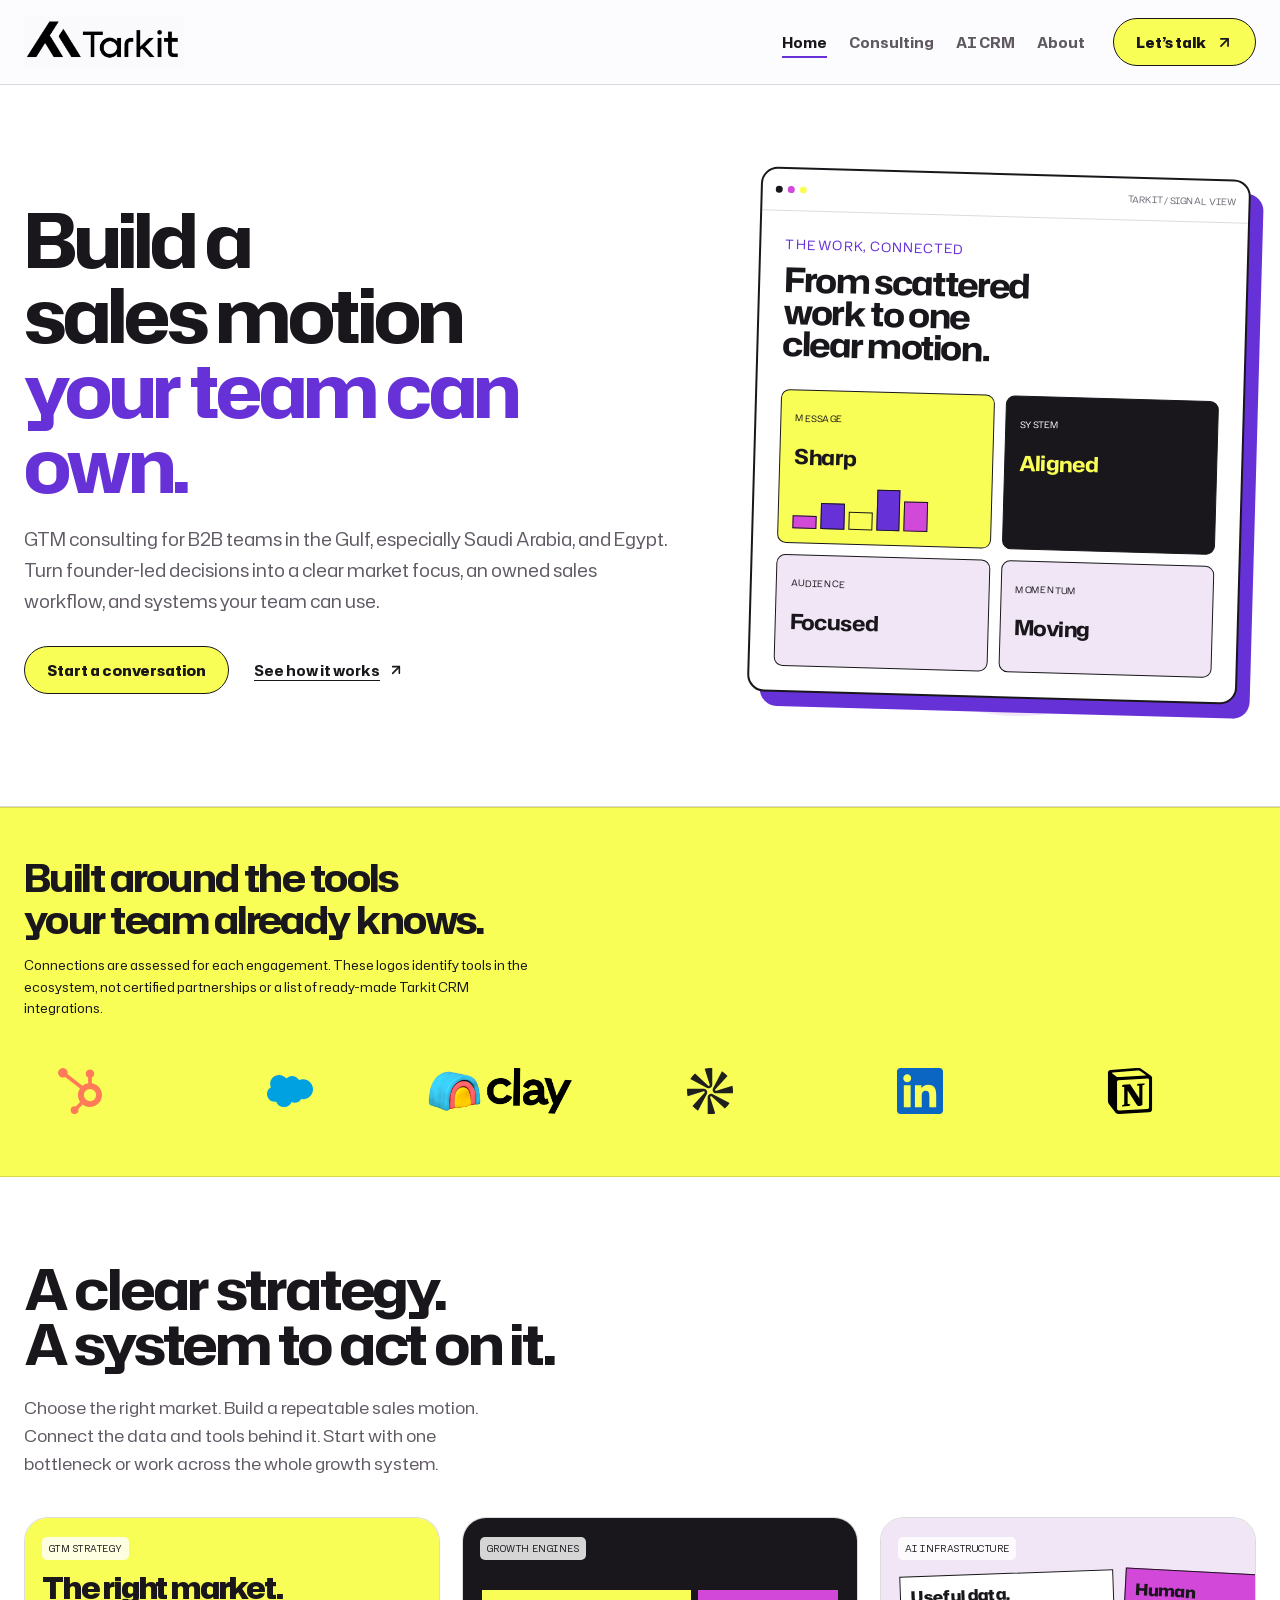
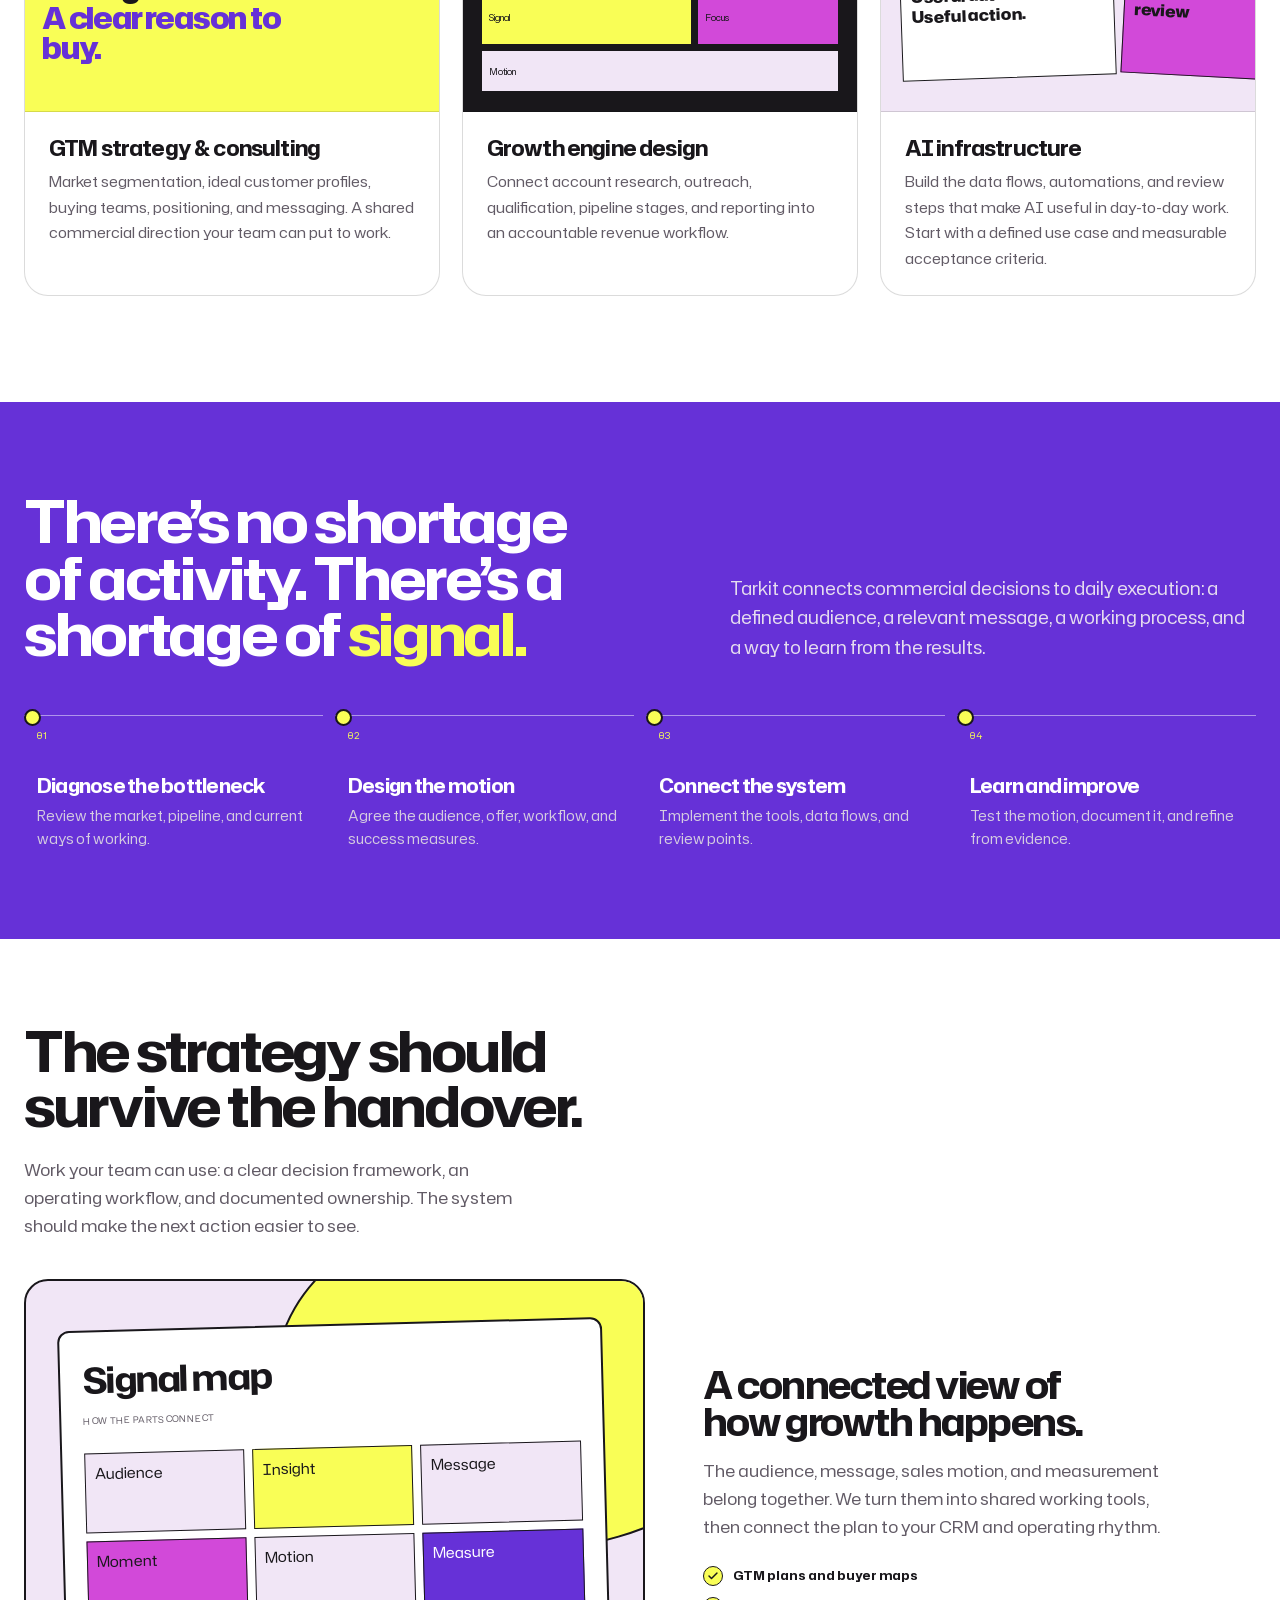
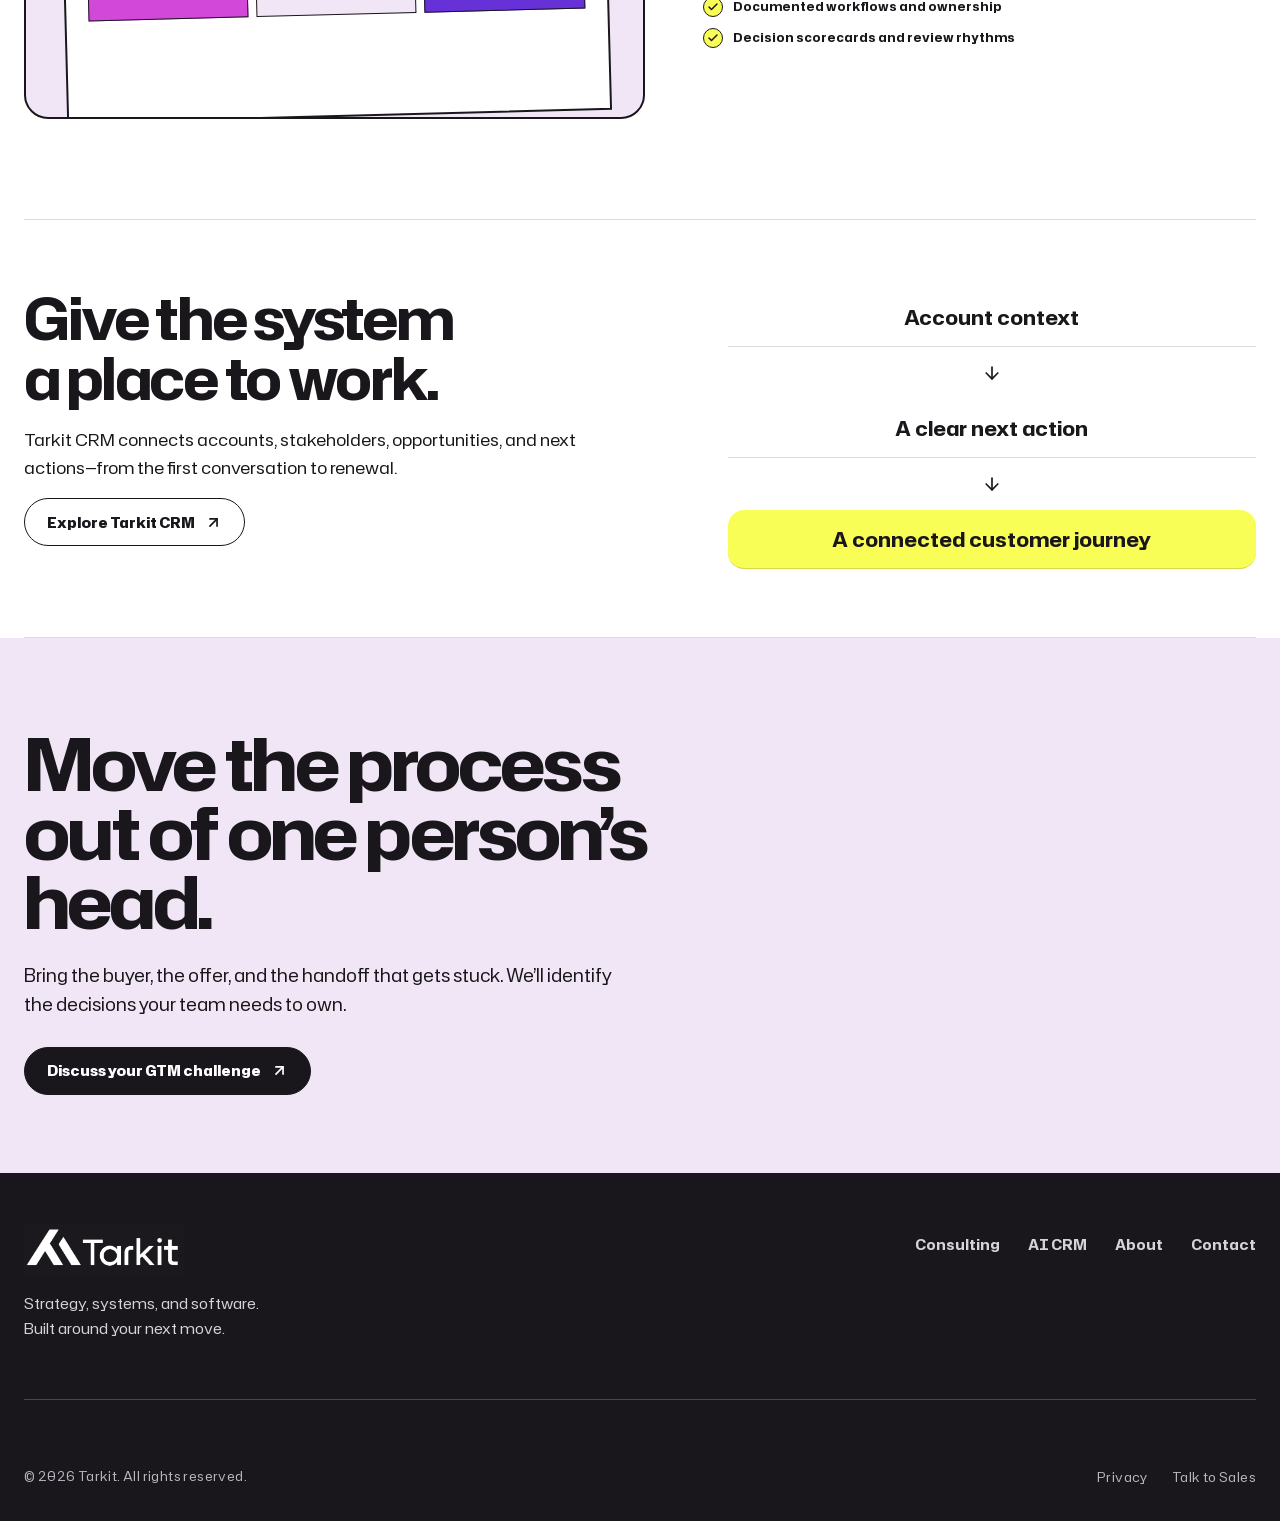
<file: index.html>
<!doctype html><html lang="en"><head><meta charset="utf-8"><meta name="viewport" content="width=device-width, initial-scale=1"><meta http-equiv="Content-Security-Policy" content="default-src 'self'; script-src 'self' 'sha256-2PB+CqvsQJxtibvs1/zGOs/Bbu0OCgFSjiSzYEaWGjw='; style-src 'self'; img-src 'self' data:; font-src 'self'; connect-src 'none'; object-src 'none'; base-uri 'none'; form-action 'none'; upgrade-insecure-requests"><meta name="referrer" content="strict-origin-when-cross-origin"><title>GTM Consulting for Saudi Arabia &amp; Egypt | Tarkit</title><meta name="description" content="GTM consulting for B2B teams in Saudi Arabia, the Gulf, and Egypt. Build a sales motion your team can own, from market choices to working systems."><meta name="theme-color" content="#F9FE56"><link rel="canonical" href="https://tarkit.io/"><meta property="og:type" content="website"><meta property="og:site_name" content="Tarkit"><meta property="og:title" content="GTM Consulting for Saudi Arabia &amp; Egypt | Tarkit"><meta property="og:description" content="GTM consulting for B2B teams in Saudi Arabia, the Gulf, and Egypt. Build a sales motion your team can own, from market choices to working systems."><meta property="og:url" content="https://tarkit.io/"><meta property="og:image" content="https://tarkit.io/assets/tarkit-logo.png"><meta property="og:image:width" content="2166"><meta property="og:image:height" content="726"><meta property="og:image:alt" content="Tarkit"><meta name="twitter:card" content="summary_large_image"><link rel="icon" type="image/svg+xml" href="assets/favicon.svg"><link rel="preload" href="assets/HubotSans-Regular.woff2" as="font" type="font/woff2" crossorigin><link rel="stylesheet" href="assets/base.css"><link rel="stylesheet" href="assets/site.css?v=fe4795942ca1"><script type="application/ld+json">{"@context": "https://schema.org", "@graph": [{"@type": "Organization", "@id": "https://tarkit.io/#organization", "name": "Tarkit", "url": "https://tarkit.io/", "logo": "https://tarkit.io/assets/tarkit-logo.png", "description": "GTM strategy, growth engine consulting, AI infrastructure, and B2B CRM software.", "areaServed": [{"@type": "Country", "name": "Saudi Arabia"}, {"@type": "Country", "name": "Egypt"}, {"@type": "Place", "name": "Gulf region"}], "email": "TarekEzzat@tarkit.io", "contactPoint": {"@type": "ContactPoint", "contactType": "sales", "email": "TarekEzzat@tarkit.io"}}, {"@type": "WebPage", "@id": "https://tarkit.io/#page", "url": "https://tarkit.io/", "name": "GTM Consulting for Saudi Arabia & Egypt | Tarkit", "description": "GTM consulting for B2B teams in Saudi Arabia, the Gulf, and Egypt. Build a sales motion your team can own, from market choices to working systems.", "isPartOf": {"@id": "https://tarkit.io/#website"}, "publisher": {"@id": "https://tarkit.io/#organization"}}, {"@type": "WebSite", "@id": "https://tarkit.io/#website", "name": "Tarkit", "url": "https://tarkit.io/"}]}</script><script defer src="assets/lucide.min.js"></script><script defer src="assets/site.js"></script></head><body><!-- V.Final_one. Refine the supplied V.01 / V.03 visual system. Preserve the expressive signal-window illustrations, use the supplied logo and Hubot Sans, connect consulting and CRM through shared navigation. The stack logo loop shows the tool ecosystem in brand colors, with reduced-motion support. All demonstrations are illustrative. --><a class="skip-link" href="#top">Skip to content</a><header><nav class="nav wrap" aria-label="Main navigation"><a class="brand-logo" href="index.html" aria-label="Tarkit home"><img src="assets/tarkit-logo.png" width="2166" height="726" alt="Tarkit"></a><div class="nav-right"><div class="navlinks" id="navlinks"><a href="index.html" aria-current="page">Home</a><a href="services.html">Consulting</a><a href="crm.html">AI CRM</a><a href="about.html">About</a><a class="mobile-contact" href="contact.html">Talk to Sales</a></div><div class="nav-actions"><a class="button primary nav-cta" href="contact.html">Let’s talk <i data-lucide="arrow-up-right" aria-hidden="true"></i></a><button class="menu" type="button" aria-expanded="false" aria-controls="navlinks" aria-label="Open navigation"><i data-lucide="menu" aria-hidden="true"></i></button></div></div></nav></header><main id="top">
    <section class="hero">
      <div class="wrap hero-grid">
        <div>
          
          <h1>Build a sales motion<br><em>your team can own.</em></h1>
          <p class="lede">GTM consulting for B2B teams in the Gulf, especially Saudi Arabia, and Egypt. Turn founder-led decisions into a clear market focus, an owned sales workflow, and systems your team can use.</p>
          <div class="hero-actions"><a class="button primary" href="contact.html">Start a conversation</a><a class="text-link" href="#approach">See how it works <i data-lucide="arrow-up-right" aria-hidden="true"></i></a></div>
        </div>
        <div class="hero-art" aria-label="A visual snapshot of a Tarkit GTM system">
          <div class="art-blob"></div>
          <div class="signal-window"><div class="window-top"><div class="window-dots"><i></i><i></i><i></i></div><span>TARKIT / SIGNAL VIEW</span></div><div class="signal-body"><div class="signal-label">The work, connected</div><h2>From scattered work to one clear motion.</h2><div class="signal-grid"><div class="signal-card yellow"><small>Message</small><strong>Sharp</strong><div class="pulse"><i></i><i></i><i></i><i></i><i></i></div></div><div class="signal-card dark"><small>System</small><strong>Aligned</strong></div><div class="signal-card"><small>Audience</small><strong>Focused</strong></div><div class="signal-card"><small>Momentum</small><strong>Moving</strong></div></div></div></div>
          <div class="orbit-note"><span>01 / The principle</span>Complex doesn’t have to look complicated.</div>
        </div>
      </div>
    </section>
    
    <section class="stack-section" aria-labelledby="stack-title"><div class="wrap stack-head"><div><h2 id="stack-title">Built around the tools<br>your team already knows.</h2><p>Connections are assessed for each engagement. These logos identify tools in the ecosystem, not certified partnerships or a list of ready-made Tarkit CRM integrations.</p></div></div><div class="stack-window" tabindex="0" aria-label="GTM tools; pauses while focused"><div class="stack-track"><div class="stack-group"><div class="stack-tool"><svg class="logo-hubspot" aria-label="HubSpot" role="img" viewBox="0 0 24 24" xmlns="http://www.w3.org/2000/svg"><title>HubSpot</title><path d="M18.164 7.93V5.084a2.198 2.198 0 001.267-1.978v-.067A2.2 2.2 0 0017.238.845h-.067a2.2 2.2 0 00-2.193 2.193v.067a2.196 2.196 0 001.252 1.973l.013.006v2.852a6.22 6.22 0 00-2.969 1.31l.012-.01-7.828-6.095A2.497 2.497 0 104.3 4.656l-.012.006 7.697 5.991a6.176 6.176 0 00-1.038 3.446c0 1.343.425 2.588 1.147 3.607l-.013-.02-2.342 2.343a1.968 1.968 0 00-.58-.095h-.002a2.033 2.033 0 102.033 2.033 1.978 1.978 0 00-.1-.595l.005.014 2.317-2.317a6.247 6.247 0 104.782-11.134l-.036-.005zm-.964 9.378a3.206 3.206 0 113.215-3.207v.002a3.206 3.206 0 01-3.207 3.207z"/></svg></div><div class="stack-tool"><svg class="logo-salesforce" aria-label="Salesforce" role="img" viewBox="0 0 24 24" xmlns="http://www.w3.org/2000/svg"><title>Salesforce</title><path d="M10.006 5.415a4.195 4.195 0 013.045-1.306c1.56 0 2.954.9 3.69 2.205.63-.3 1.35-.45 2.1-.45 2.85 0 5.159 2.34 5.159 5.22s-2.31 5.22-5.176 5.22c-.345 0-.69-.044-1.02-.104a3.75 3.75 0 01-3.3 1.95c-.6 0-1.155-.15-1.65-.375A4.314 4.314 0 018.88 20.4a4.302 4.302 0 01-4.05-2.82c-.27.062-.54.076-.825.076-2.204 0-4.005-1.8-4.005-4.05 0-1.5.811-2.805 2.01-3.51-.255-.57-.39-1.2-.39-1.846 0-2.58 2.1-4.65 4.65-4.65 1.53 0 2.85.705 3.72 1.8"/></svg></div><div class="stack-tool"><img src="assets/logos/clay.png" alt="Clay" width="120" height="40"></div><div class="stack-tool"><img src="assets/logos/apollo.svg" alt="Apollo" width="120" height="40"></div><div class="stack-tool"><svg class="logo-linkedin" aria-label="LinkedIn" role="img" viewBox="0 0 24 24" xmlns="http://www.w3.org/2000/svg"><title>LinkedIn</title><path d="M20.447 20.452h-3.554v-5.569c0-1.328-.027-3.037-1.852-3.037-1.853 0-2.136 1.445-2.136 2.939v5.667H9.351V9h3.414v1.561h.046c.477-.9 1.637-1.85 3.37-1.85 3.601 0 4.267 2.37 4.267 5.455v6.286zM5.337 7.433c-1.144 0-2.063-.926-2.063-2.065 0-1.138.92-2.063 2.063-2.063 1.14 0 2.064.925 2.064 2.063 0 1.139-.925 2.065-2.064 2.065zm1.782 13.019H3.555V9h3.564v11.452zM22.225 0H1.771C.792 0 0 .774 0 1.729v20.542C0 23.227.792 24 1.771 24h20.451C23.2 24 24 23.227 24 22.271V1.729C24 .774 23.2 0 22.222 0h.003z"/></svg></div><div class="stack-tool"><img src="assets/logos/notion.svg" alt="Notion" width="120" height="40"></div></div><div class="stack-group" aria-hidden="true"><div class="stack-tool"><svg class="logo-hubspot" aria-label="HubSpot" role="img" viewBox="0 0 24 24" xmlns="http://www.w3.org/2000/svg"><title>HubSpot</title><path d="M18.164 7.93V5.084a2.198 2.198 0 001.267-1.978v-.067A2.2 2.2 0 0017.238.845h-.067a2.2 2.2 0 00-2.193 2.193v.067a2.196 2.196 0 001.252 1.973l.013.006v2.852a6.22 6.22 0 00-2.969 1.31l.012-.01-7.828-6.095A2.497 2.497 0 104.3 4.656l-.012.006 7.697 5.991a6.176 6.176 0 00-1.038 3.446c0 1.343.425 2.588 1.147 3.607l-.013-.02-2.342 2.343a1.968 1.968 0 00-.58-.095h-.002a2.033 2.033 0 102.033 2.033 1.978 1.978 0 00-.1-.595l.005.014 2.317-2.317a6.247 6.247 0 104.782-11.134l-.036-.005zm-.964 9.378a3.206 3.206 0 113.215-3.207v.002a3.206 3.206 0 01-3.207 3.207z"/></svg></div><div class="stack-tool"><svg class="logo-salesforce" aria-label="Salesforce" role="img" viewBox="0 0 24 24" xmlns="http://www.w3.org/2000/svg"><title>Salesforce</title><path d="M10.006 5.415a4.195 4.195 0 013.045-1.306c1.56 0 2.954.9 3.69 2.205.63-.3 1.35-.45 2.1-.45 2.85 0 5.159 2.34 5.159 5.22s-2.31 5.22-5.176 5.22c-.345 0-.69-.044-1.02-.104a3.75 3.75 0 01-3.3 1.95c-.6 0-1.155-.15-1.65-.375A4.314 4.314 0 018.88 20.4a4.302 4.302 0 01-4.05-2.82c-.27.062-.54.076-.825.076-2.204 0-4.005-1.8-4.005-4.05 0-1.5.811-2.805 2.01-3.51-.255-.57-.39-1.2-.39-1.846 0-2.58 2.1-4.65 4.65-4.65 1.53 0 2.85.705 3.72 1.8"/></svg></div><div class="stack-tool"><img src="assets/logos/clay.png" alt="" width="120" height="40"></div><div class="stack-tool"><img src="assets/logos/apollo.svg" alt="" width="120" height="40"></div><div class="stack-tool"><svg class="logo-linkedin" aria-label="LinkedIn" role="img" viewBox="0 0 24 24" xmlns="http://www.w3.org/2000/svg"><title>LinkedIn</title><path d="M20.447 20.452h-3.554v-5.569c0-1.328-.027-3.037-1.852-3.037-1.853 0-2.136 1.445-2.136 2.939v5.667H9.351V9h3.414v1.561h.046c.477-.9 1.637-1.85 3.37-1.85 3.601 0 4.267 2.37 4.267 5.455v6.286zM5.337 7.433c-1.144 0-2.063-.926-2.063-2.065 0-1.138.92-2.063 2.063-2.063 1.14 0 2.064.925 2.064 2.063 0 1.139-.925 2.065-2.064 2.065zm1.782 13.019H3.555V9h3.564v11.452zM22.225 0H1.771C.792 0 0 .774 0 1.729v20.542C0 23.227.792 24 1.771 24h20.451C23.2 24 24 23.227 24 22.271V1.729C24 .774 23.2 0 22.222 0h.003z"/></svg></div><div class="stack-tool"><img src="assets/logos/notion.svg" alt="" width="120" height="40"></div></div></div></div></section>
    <section class="intro wrap" id="approach">
      <div class="section-head"><div><h2>A clear strategy.<br>A system to act on it.</h2><p>Choose the right market. Build a repeatable sales motion. Connect the data and tools behind it. Start with one bottleneck or work across the whole growth system.</p></div></div>
      <div class="system-grid">
        <article class="system-card"><div class="system-art art-message"><small>GTM strategy</small><div class="message-copy">The right market.<br><em>A clear reason to buy.</em></div><i class="art-icon" data-lucide="arrow-up-right" aria-hidden="true"></i></div><div class="system-copy"><h3>GTM strategy &amp; consulting</h3><p>Market segmentation, ideal customer profiles, buying teams, positioning, and messaging. A shared commercial direction your team can put to work.</p></div></article>
        <article class="system-card"><div class="system-art art-architecture"><small>Growth engines</small><div class="blocks"><i>Signal</i><i>Focus</i><i>Motion</i></div></div><div class="system-copy"><h3>Growth engine design</h3><p>Connect account research, outreach, qualification, pipeline stages, and reporting into an accountable revenue workflow.</p></div></article>
        <article class="system-card"><div class="system-art art-content"><small>AI infrastructure</small><div class="carousel"><i class="slide">Useful data.<br>Useful action.</i><i class="slide">Human<br>review</i><i class="slide">Connect<br>the work.</i></div></div><div class="system-copy"><h3>AI infrastructure</h3><p>Build the data flows, automations, and review steps that make AI useful in day-to-day work. Start with a defined use case and measurable acceptance criteria.</p></div></article>
      </div>
    </section>
    <section class="statement"><div class="wrap"><div class="statement-grid"><div><h2>There’s no shortage of activity. There’s a shortage of <b>signal.</b></h2></div><p>Tarkit connects commercial decisions to daily execution: a defined audience, a relevant message, a working process, and a way to learn from the results.</p></div><div class="path"><div class="path-item"><span>01</span><strong>Diagnose the bottleneck</strong><p>Review the market, pipeline, and current ways of working.</p></div><div class="path-item"><span>02</span><strong>Design the motion</strong><p>Agree the audience, offer, workflow, and success measures.</p></div><div class="path-item"><span>03</span><strong>Connect the system</strong><p>Implement the tools, data flows, and review points.</p></div><div class="path-item"><span>04</span><strong>Learn and improve</strong><p>Test the motion, document it, and refine from evidence.</p></div></div></div></section>
    <section class="work wrap" id="work"><div class="section-head"><div><h2>The strategy should<br>survive the handover.</h2><p>Work your team can use: a clear decision framework, an operating workflow, and documented ownership. The system should make the next action easier to see.</p></div></div><div class="feature"><div class="feature-visual"><div class="framework-sheet"><h3>Signal map</h3><span>HOW THE PARTS CONNECT</span><div class="framework-map"><i>Audience</i><i>Insight</i><i>Message</i><i>Moment</i><i>Motion</i><i>Measure</i></div></div></div><div class="feature-copy"><h3>A connected view of<br>how growth happens.</h3><p>The audience, message, sales motion, and measurement belong together. We turn them into shared working tools, then connect the plan to your CRM and operating rhythm.</p><div class="checklist"><div><i data-lucide="check" aria-hidden="true"></i>GTM plans and buyer maps</div><div><i data-lucide="check" aria-hidden="true"></i>Documented workflows and ownership</div><div><i data-lucide="check" aria-hidden="true"></i>Decision scorecards and review rhythms</div></div></div></div></section>
    
    <section class="product-bridge wrap"><div><h2>Give the system<br>a place to work.</h2><p>Tarkit CRM connects accounts, stakeholders, opportunities, and next actions—from the first conversation to renewal.</p><a class="button" href="crm.html">Explore Tarkit CRM <i data-lucide="arrow-up-right" aria-hidden="true"></i></a></div><div class="bridge-flow"><span>Account context</span><i data-lucide="arrow-down" aria-hidden="true"></i><span>A clear next action</span><i data-lucide="arrow-down" aria-hidden="true"></i><span>A connected customer journey</span></div></section><section class="closing"><div class="wrap closing-inner"><h2>Move the process<br>out of one person’s head.</h2><p>Bring the buyer, the offer, and the handoff that gets stuck. We’ll identify the decisions your team needs to own.</p><a class="button" href="contact.html">Discuss your GTM challenge <i data-lucide="arrow-up-right" aria-hidden="true"></i></a></div></section>
  </main><footer class="footer"><div class="wrap"><div class="footer-top"><div><a class="brand-logo" href="index.html" aria-label="Tarkit home"><img src="assets/tarkit-logo.png" width="2166" height="726" alt="Tarkit"></a><p>Strategy, systems, and software.<br>Built around your next move.</p></div><div class="footer-links"><a href="services.html">Consulting</a><a href="crm.html">AI CRM</a><a href="about.html">About</a><a href="contact.html">Contact</a></div></div><div class="footer-bottom"><p>© 2026 Tarkit. All rights reserved.</p><div><a href="privacy.html">Privacy</a><a href="contact.html">Talk to Sales</a></div></div></div></footer></body></html>
</file>
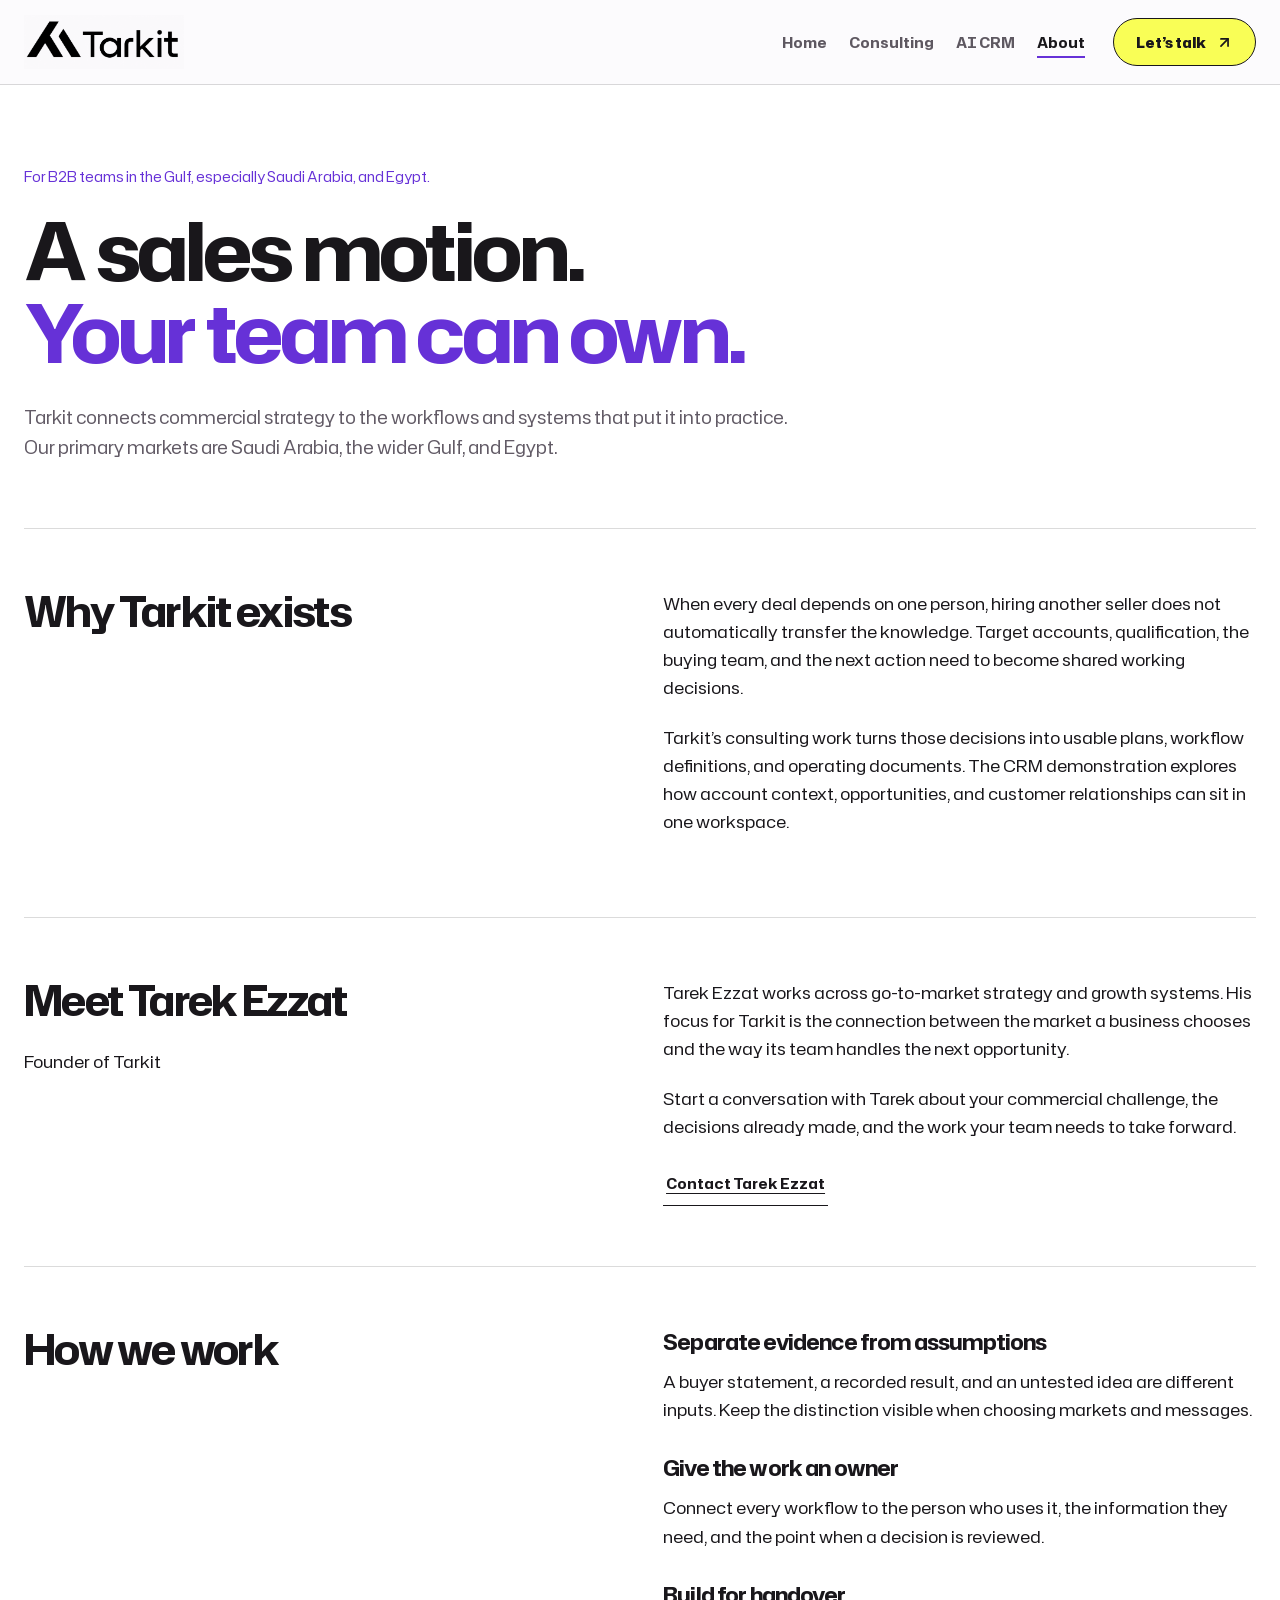
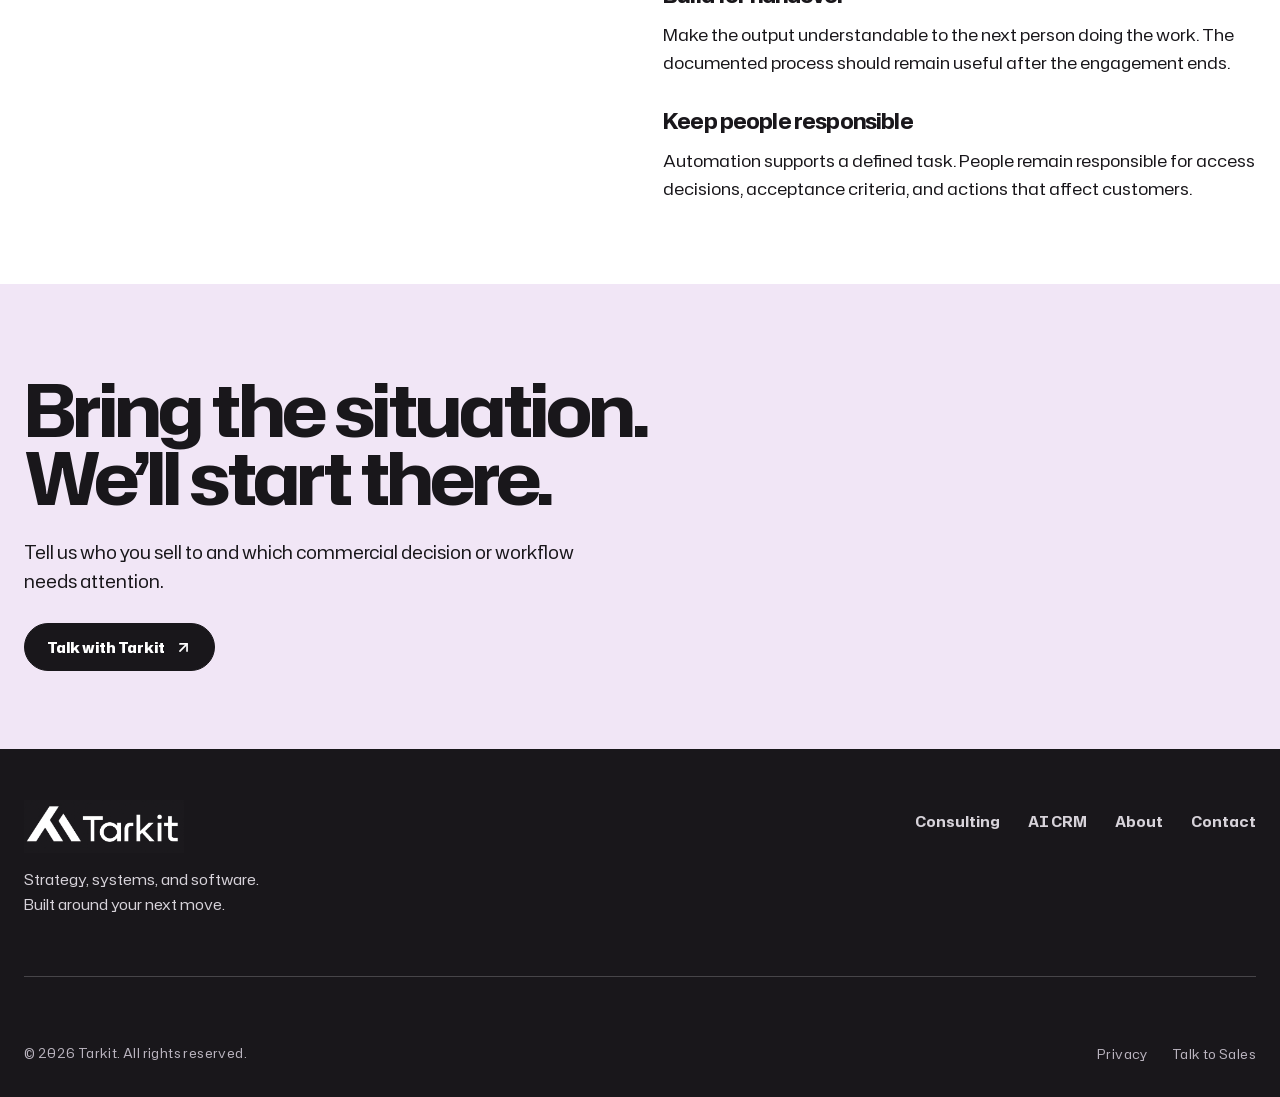
<file: about.html>
<!doctype html><html lang="en"><head><meta charset="utf-8"><meta name="viewport" content="width=device-width, initial-scale=1"><meta http-equiv="Content-Security-Policy" content="default-src 'self'; script-src 'self' 'sha256-1b0935bXOYuJbcvlHMpb4jnKE3Z47GSgQEJdJ8vEUvQ='; style-src 'self'; img-src 'self' data:; font-src 'self'; connect-src 'none'; object-src 'none'; base-uri 'none'; form-action 'none'; upgrade-insecure-requests"><meta name="referrer" content="strict-origin-when-cross-origin"><title>About Tarkit &amp; Founder Tarek Ezzat | Tarkit</title><meta name="description" content="Meet Tarkit and founder Tarek Ezzat. Explore our approach to GTM decisions, sales workflows, and AI infrastructure for the Gulf and Egypt."><meta name="theme-color" content="#F9FE56"><link rel="canonical" href="https://tarkit.io/about.html"><meta property="og:type" content="website"><meta property="og:site_name" content="Tarkit"><meta property="og:title" content="About Tarkit &amp; Founder Tarek Ezzat | Tarkit"><meta property="og:description" content="Meet Tarkit and founder Tarek Ezzat. Explore our approach to GTM decisions, sales workflows, and AI infrastructure for the Gulf and Egypt."><meta property="og:url" content="https://tarkit.io/about.html"><meta property="og:image" content="https://tarkit.io/assets/tarkit-logo.png"><meta property="og:image:width" content="2166"><meta property="og:image:height" content="726"><meta property="og:image:alt" content="Tarkit"><meta name="twitter:card" content="summary_large_image"><link rel="icon" type="image/svg+xml" href="assets/favicon.svg"><link rel="preload" href="assets/HubotSans-Regular.woff2" as="font" type="font/woff2" crossorigin><link rel="stylesheet" href="assets/base.css"><link rel="stylesheet" href="assets/site.css?v=fe4795942ca1"><script type="application/ld+json">{"@context": "https://schema.org", "@graph": [{"@type": "Organization", "@id": "https://tarkit.io/#organization", "name": "Tarkit", "url": "https://tarkit.io/", "logo": "https://tarkit.io/assets/tarkit-logo.png", "description": "GTM strategy, growth engine consulting, AI infrastructure, and B2B CRM software.", "areaServed": [{"@type": "Country", "name": "Saudi Arabia"}, {"@type": "Country", "name": "Egypt"}, {"@type": "Place", "name": "Gulf region"}], "email": "TarekEzzat@tarkit.io", "contactPoint": {"@type": "ContactPoint", "contactType": "sales", "email": "TarekEzzat@tarkit.io"}}, {"@type": "WebPage", "@id": "https://tarkit.io/about.html#page", "url": "https://tarkit.io/about.html", "name": "About Tarkit & Founder Tarek Ezzat | Tarkit", "description": "Meet Tarkit and founder Tarek Ezzat. Explore our approach to GTM decisions, sales workflows, and AI infrastructure for the Gulf and Egypt.", "isPartOf": {"@id": "https://tarkit.io/#website"}, "publisher": {"@id": "https://tarkit.io/#organization"}}, {"@type": "WebSite", "@id": "https://tarkit.io/#website", "name": "Tarkit", "url": "https://tarkit.io/"}]}</script><script defer src="assets/lucide.min.js"></script><script defer src="assets/site.js"></script></head><body><!-- V.Final_one. Refine the supplied V.01 / V.03 visual system. Preserve the expressive signal-window illustrations, use the supplied logo and Hubot Sans, connect consulting and CRM through shared navigation. The stack logo loop shows the tool ecosystem in brand colors, with reduced-motion support. All demonstrations are illustrative. --><a class="skip-link" href="#top">Skip to content</a><header><nav class="nav wrap" aria-label="Main navigation"><a class="brand-logo" href="index.html" aria-label="Tarkit home"><img src="assets/tarkit-logo.png" width="2166" height="726" alt="Tarkit"></a><div class="nav-right"><div class="navlinks" id="navlinks"><a href="index.html">Home</a><a href="services.html">Consulting</a><a href="crm.html">AI CRM</a><a href="about.html" aria-current="page">About</a><a class="mobile-contact" href="contact.html">Talk to Sales</a></div><div class="nav-actions"><a class="button primary nav-cta" href="contact.html">Let’s talk <i data-lucide="arrow-up-right" aria-hidden="true"></i></a><button class="menu" type="button" aria-expanded="false" aria-controls="navlinks" aria-label="Open navigation"><i data-lucide="menu" aria-hidden="true"></i></button></div></div></nav></header><main id="top"><section class="page-intro wrap"><p class="market-line">For B2B teams in the Gulf, especially Saudi Arabia, and Egypt.</p><h1>A sales motion.<br><em>Your team can own.</em></h1><p class="lede">Tarkit connects commercial strategy to the workflows and systems that put it into practice. Our primary markets are Saudi Arabia, the wider Gulf, and Egypt.</p></section><section class="service-detail wrap"><div><h2>Why Tarkit exists</h2></div><div><p>When every deal depends on one person, hiring another seller does not automatically transfer the knowledge. Target accounts, qualification, the buying team, and the next action need to become shared working decisions.</p><p>Tarkit’s consulting work turns those decisions into usable plans, workflow definitions, and operating documents. The CRM demonstration explores how account context, opportunities, and customer relationships can sit in one workspace.</p></div></section><section class="service-detail wrap"><div><h2>Meet Tarek Ezzat</h2><p>Founder of Tarkit</p></div><div><p>Tarek Ezzat works across go-to-market strategy and growth systems. His focus for Tarkit is the connection between the market a business chooses and the way its team handles the next opportunity.</p><p>Start a conversation with Tarek about your commercial challenge, the decisions already made, and the work your team needs to take forward.</p><a class="text-link" href="mailto:TarekEzzat@tarkit.io">Contact Tarek Ezzat</a></div></section><section class="service-detail wrap"><div><h2>How we work</h2></div><div><h3>Separate evidence from assumptions</h3><p>A buyer statement, a recorded result, and an untested idea are different inputs. Keep the distinction visible when choosing markets and messages.</p><h3>Give the work an owner</h3><p>Connect every workflow to the person who uses it, the information they need, and the point when a decision is reviewed.</p><h3>Build for handover</h3><p>Make the output understandable to the next person doing the work. The documented process should remain useful after the engagement ends.</p><h3>Keep people responsible</h3><p>Automation supports a defined task. People remain responsible for access decisions, acceptance criteria, and actions that affect customers.</p></div></section><section class="closing"><div class="wrap closing-inner"><h2>Bring the situation.<br>We’ll start there.</h2><p>Tell us who you sell to and which commercial decision or workflow needs attention.</p><a class="button" href="contact.html">Talk with Tarkit <i data-lucide="arrow-up-right" aria-hidden="true"></i></a></div></section></main><footer class="footer"><div class="wrap"><div class="footer-top"><div><a class="brand-logo" href="index.html" aria-label="Tarkit home"><img src="assets/tarkit-logo.png" width="2166" height="726" alt="Tarkit"></a><p>Strategy, systems, and software.<br>Built around your next move.</p></div><div class="footer-links"><a href="services.html">Consulting</a><a href="crm.html">AI CRM</a><a href="about.html">About</a><a href="contact.html">Contact</a></div></div><div class="footer-bottom"><p>© 2026 Tarkit. All rights reserved.</p><div><a href="privacy.html">Privacy</a><a href="contact.html">Talk to Sales</a></div></div></div></footer></body></html>
</file>
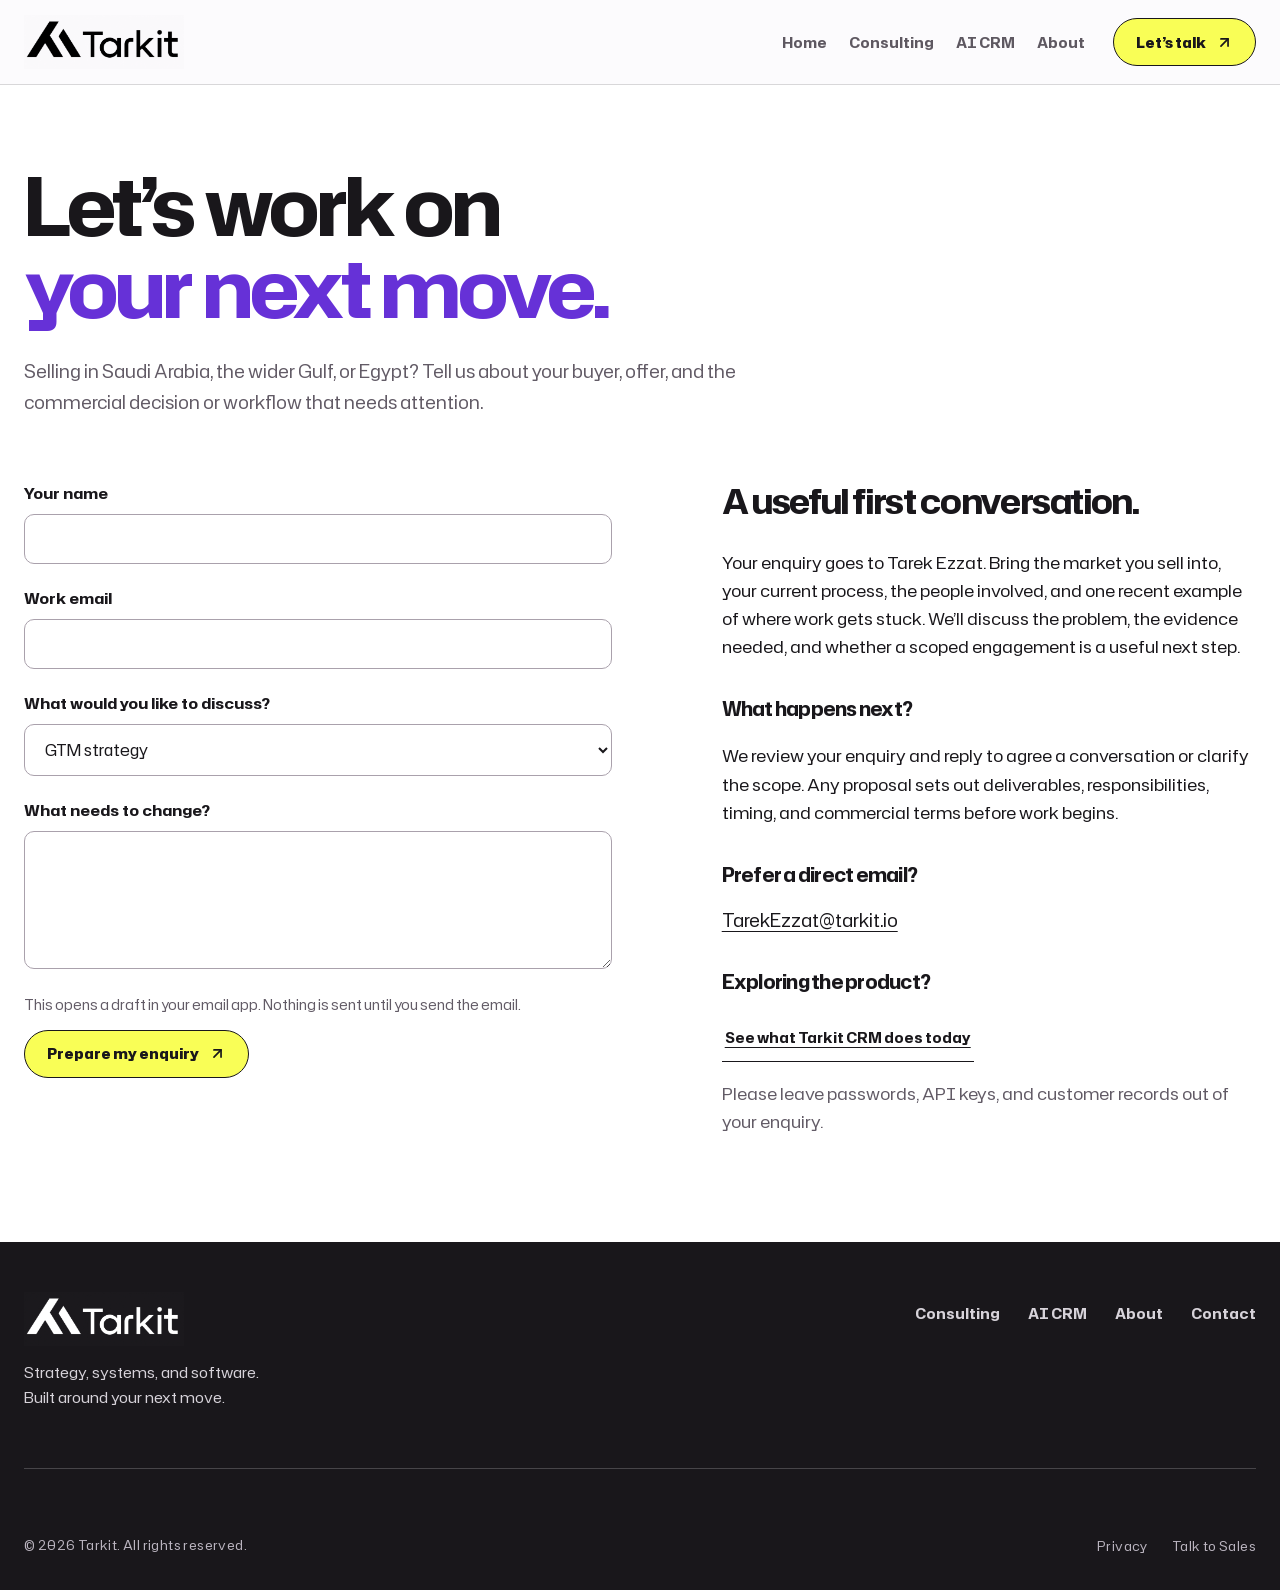
<file: contact.html>
<!doctype html><html lang="en"><head><meta charset="utf-8"><meta name="viewport" content="width=device-width, initial-scale=1"><meta http-equiv="Content-Security-Policy" content="default-src 'self'; script-src 'self' 'sha256-DHOrdJtFV6YZUeNiFRckGV0elUinaV8/bT7ATAFYUN0='; style-src 'self'; img-src 'self' data:; font-src 'self'; connect-src 'none'; object-src 'none'; base-uri 'none'; form-action 'none'; upgrade-insecure-requests"><meta name="referrer" content="strict-origin-when-cross-origin"><title>Talk to Tarkit | GTM Consulting &amp; CRM Sales</title><meta name="description" content="Discuss GTM strategy, growth engines, AI infrastructure, or Tarkit CRM. Tell us your workflow, commercial challenge, and implementation needs."><meta name="theme-color" content="#F9FE56"><link rel="canonical" href="https://tarkit.io/contact.html"><meta property="og:type" content="website"><meta property="og:site_name" content="Tarkit"><meta property="og:title" content="Talk to Tarkit | GTM Consulting &amp; CRM Sales"><meta property="og:description" content="Discuss GTM strategy, growth engines, AI infrastructure, or Tarkit CRM. Tell us your workflow, commercial challenge, and implementation needs."><meta property="og:url" content="https://tarkit.io/contact.html"><meta property="og:image" content="https://tarkit.io/assets/tarkit-logo.png"><meta property="og:image:width" content="2166"><meta property="og:image:height" content="726"><meta property="og:image:alt" content="Tarkit"><meta name="twitter:card" content="summary_large_image"><link rel="icon" type="image/svg+xml" href="assets/favicon.svg"><link rel="preload" href="assets/HubotSans-Regular.woff2" as="font" type="font/woff2" crossorigin><link rel="stylesheet" href="assets/base.css"><link rel="stylesheet" href="assets/site.css?v=fe4795942ca1"><script type="application/ld+json">{"@context": "https://schema.org", "@graph": [{"@type": "Organization", "@id": "https://tarkit.io/#organization", "name": "Tarkit", "url": "https://tarkit.io/", "logo": "https://tarkit.io/assets/tarkit-logo.png", "description": "GTM strategy, growth engine consulting, AI infrastructure, and B2B CRM software.", "areaServed": [{"@type": "Country", "name": "Saudi Arabia"}, {"@type": "Country", "name": "Egypt"}, {"@type": "Place", "name": "Gulf region"}], "email": "TarekEzzat@tarkit.io", "contactPoint": {"@type": "ContactPoint", "contactType": "sales", "email": "TarekEzzat@tarkit.io"}}, {"@type": "WebPage", "@id": "https://tarkit.io/contact.html#page", "url": "https://tarkit.io/contact.html", "name": "Talk to Tarkit | GTM Consulting & CRM Sales", "description": "Discuss GTM strategy, growth engines, AI infrastructure, or Tarkit CRM. Tell us your workflow, commercial challenge, and implementation needs.", "isPartOf": {"@id": "https://tarkit.io/#website"}, "publisher": {"@id": "https://tarkit.io/#organization"}}, {"@type": "WebSite", "@id": "https://tarkit.io/#website", "name": "Tarkit", "url": "https://tarkit.io/"}]}</script><script defer src="assets/lucide.min.js"></script><script defer src="assets/site.js"></script></head><body><!-- V.Final_one. Refine the supplied V.01 / V.03 visual system. Preserve the expressive signal-window illustrations, use the supplied logo and Hubot Sans, connect consulting and CRM through shared navigation. The stack logo loop shows the tool ecosystem in brand colors, with reduced-motion support. All demonstrations are illustrative. --><a class="skip-link" href="#top">Skip to content</a><header><nav class="nav wrap" aria-label="Main navigation"><a class="brand-logo" href="index.html" aria-label="Tarkit home"><img src="assets/tarkit-logo.png" width="2166" height="726" alt="Tarkit"></a><div class="nav-right"><div class="navlinks" id="navlinks"><a href="index.html">Home</a><a href="services.html">Consulting</a><a href="crm.html">AI CRM</a><a href="about.html">About</a><a class="mobile-contact" href="contact.html">Talk to Sales</a></div><div class="nav-actions"><a class="button primary nav-cta" href="contact.html">Let’s talk <i data-lucide="arrow-up-right" aria-hidden="true"></i></a><button class="menu" type="button" aria-expanded="false" aria-controls="navlinks" aria-label="Open navigation"><i data-lucide="menu" aria-hidden="true"></i></button></div></div></nav></header><main id="top"><section class="page-intro wrap"><h1>Let’s work on<br><em>your next move.</em></h1><p class="lede">Selling in Saudi Arabia, the wider Gulf, or Egypt? Tell us about your buyer, offer, and the commercial decision or workflow that needs attention.</p></section><section class="contact-layout wrap"><form id="contact-form"><div class="form-field"><label for="name">Your name</label><input id="name" name="name" autocomplete="name" required maxlength="100"></div><div class="form-field"><label for="email">Work email</label><input id="email" name="email" type="email" autocomplete="email" required maxlength="200"></div><div class="form-field"><label for="interest">What would you like to discuss?</label><select id="interest" name="interest"><option>GTM strategy</option><option>Growth engine</option><option>AI infrastructure</option><option>CRM</option><option>Help me find the starting point</option></select></div><div class="form-field"><label for="message">What needs to change?</label><textarea id="message" name="message" rows="5" required maxlength="3000"></textarea></div><p class="form-note">This opens a draft in your email app. Nothing is sent until you send the email.</p><button class="button primary" type="submit">Prepare my enquiry <i data-lucide="arrow-up-right" aria-hidden="true"></i></button><p id="contact-status" role="status" hidden></p></form><aside><h2>A useful first conversation.</h2><p>Your enquiry goes to Tarek Ezzat. Bring the market you sell into, your current process, the people involved, and one recent example of where work gets stuck. We’ll discuss the problem, the evidence needed, and whether a scoped engagement is a useful next step.</p><h3>What happens next?</h3><p>We review your enquiry and reply to agree a conversation or clarify the scope. Any proposal sets out deliverables, responsibilities, timing, and commercial terms before work begins.</p><h3>Prefer a direct email?</h3><a class="contact-email" href="mailto:TarekEzzat@tarkit.io">TarekEzzat@tarkit.io</a><h3>Exploring the product?</h3><p><a class="text-link" href="crm.html">See what Tarkit CRM does today</a></p><p class="form-note">Please leave passwords, API keys, and customer records out of your enquiry.</p></aside></section></main><footer class="footer"><div class="wrap"><div class="footer-top"><div><a class="brand-logo" href="index.html" aria-label="Tarkit home"><img src="assets/tarkit-logo.png" width="2166" height="726" alt="Tarkit"></a><p>Strategy, systems, and software.<br>Built around your next move.</p></div><div class="footer-links"><a href="services.html">Consulting</a><a href="crm.html">AI CRM</a><a href="about.html">About</a><a href="contact.html">Contact</a></div></div><div class="footer-bottom"><p>© 2026 Tarkit. All rights reserved.</p><div><a href="privacy.html">Privacy</a><a href="contact.html">Talk to Sales</a></div></div></div></footer></body></html>
</file>
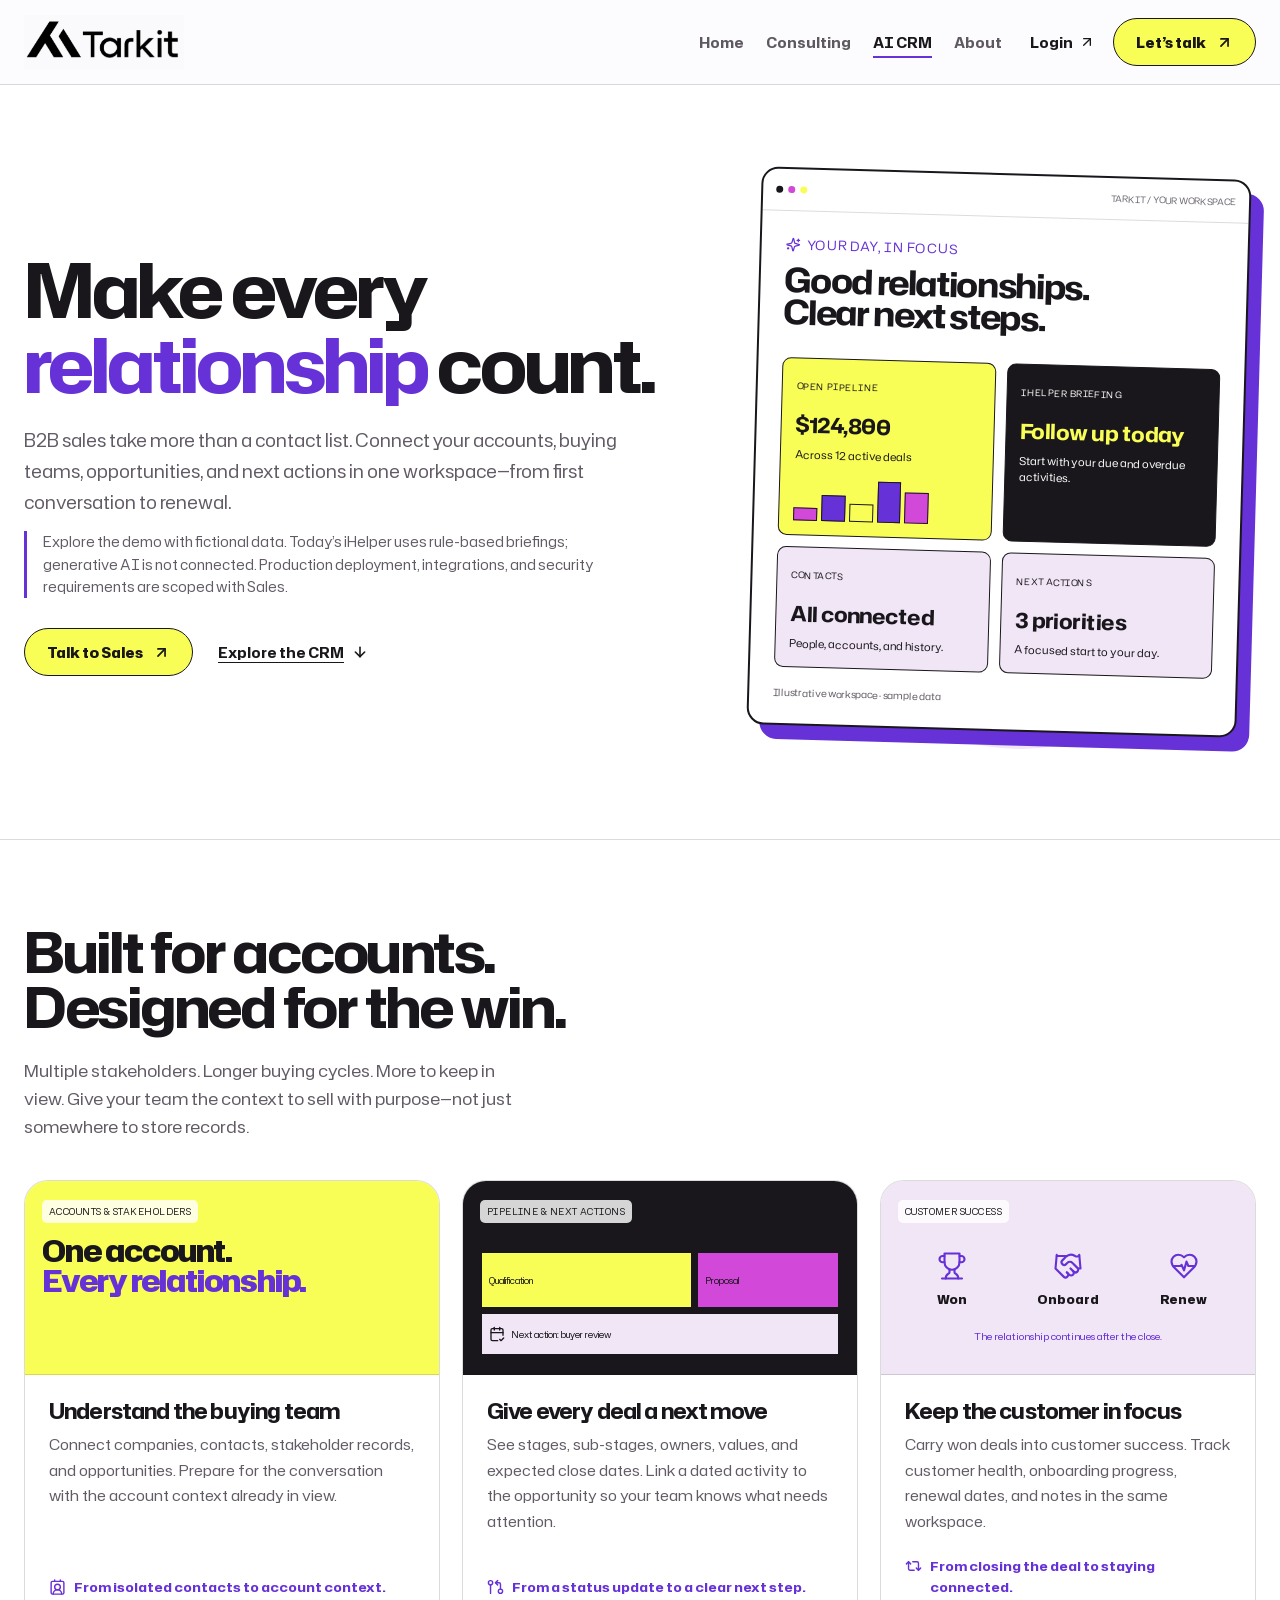
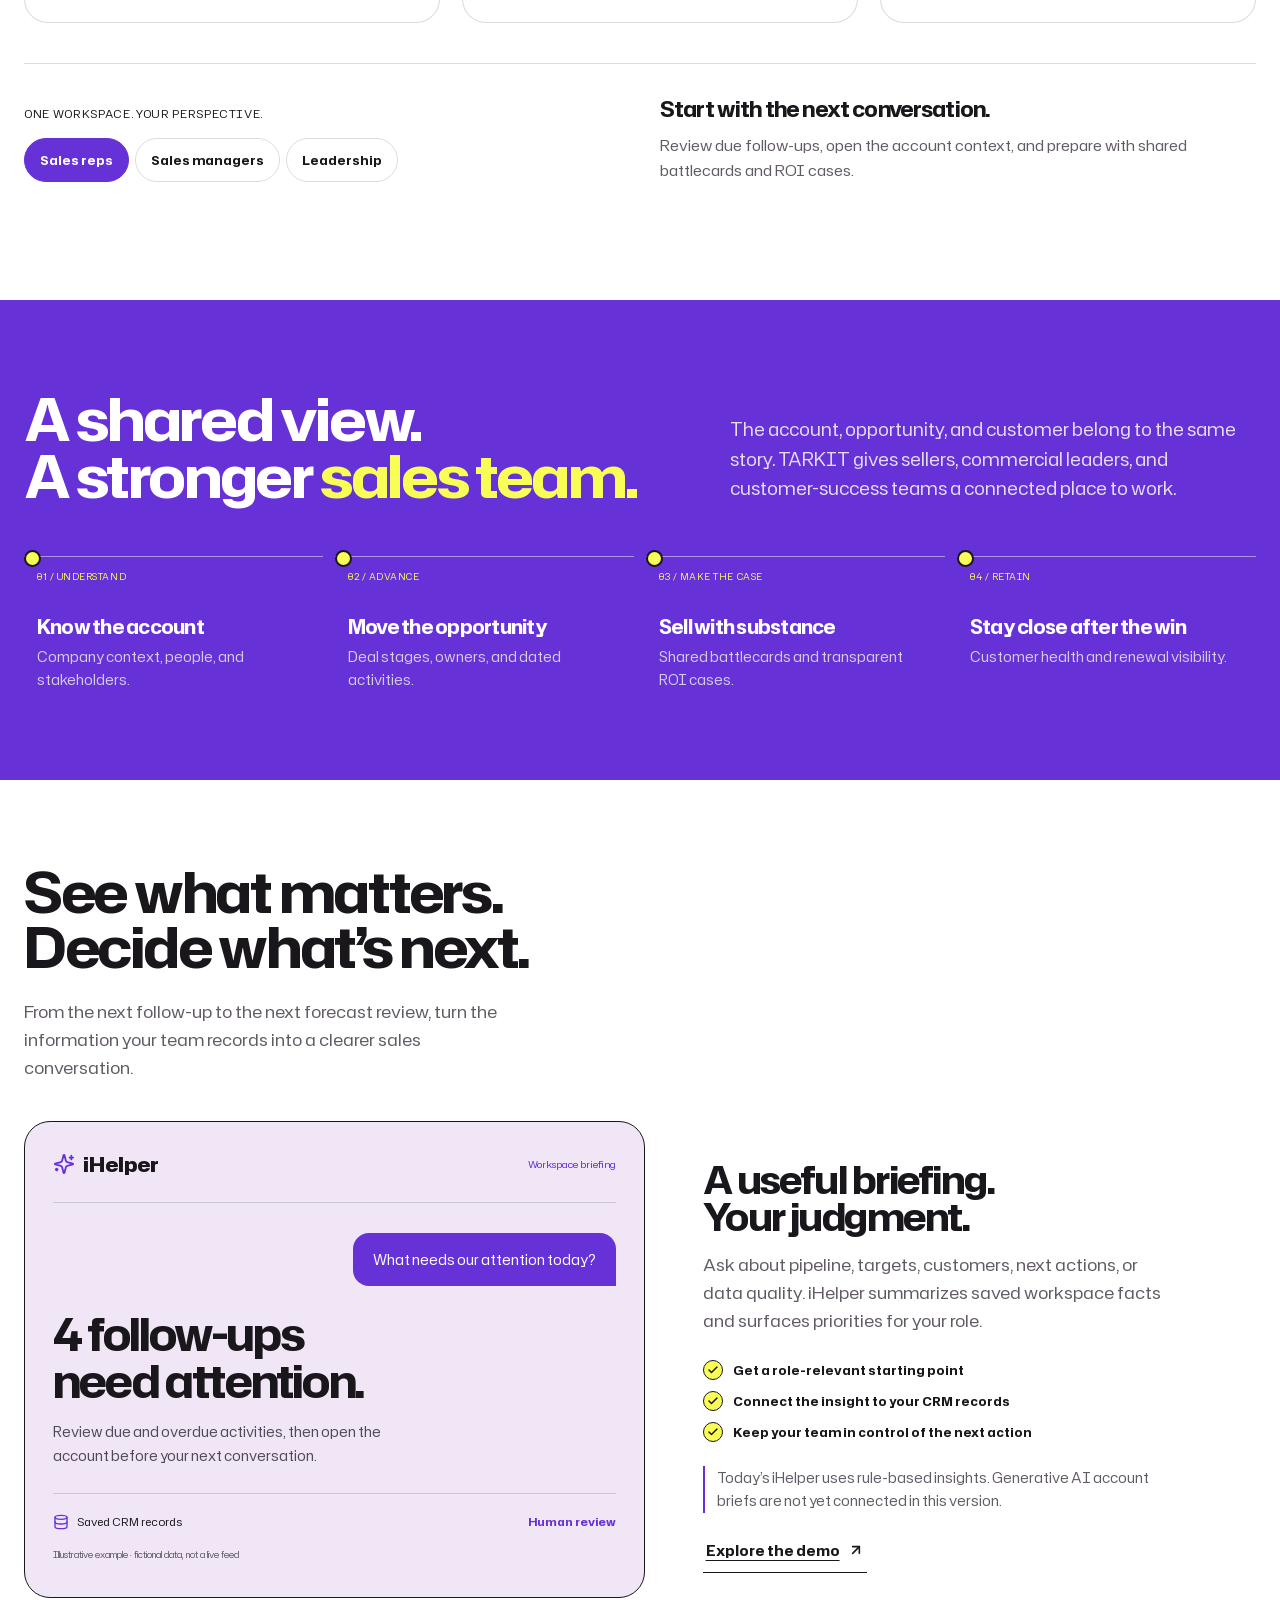
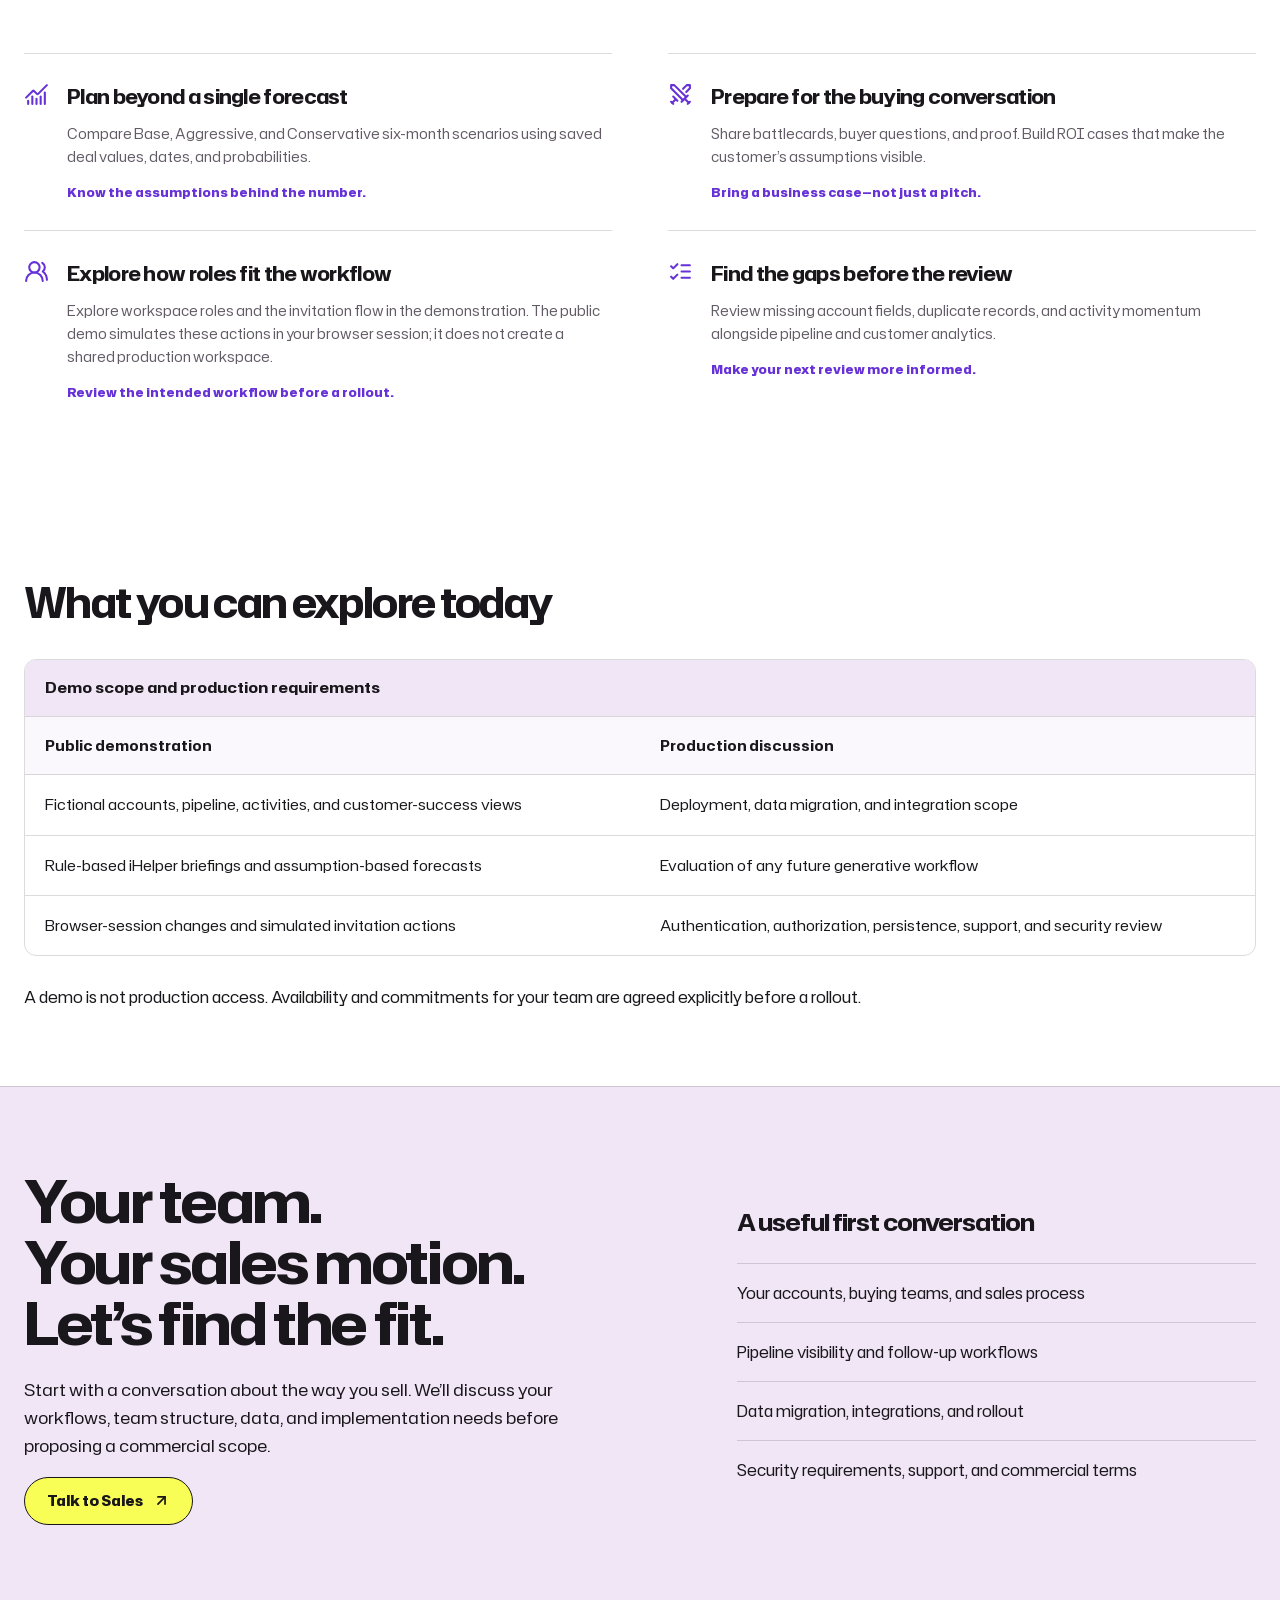
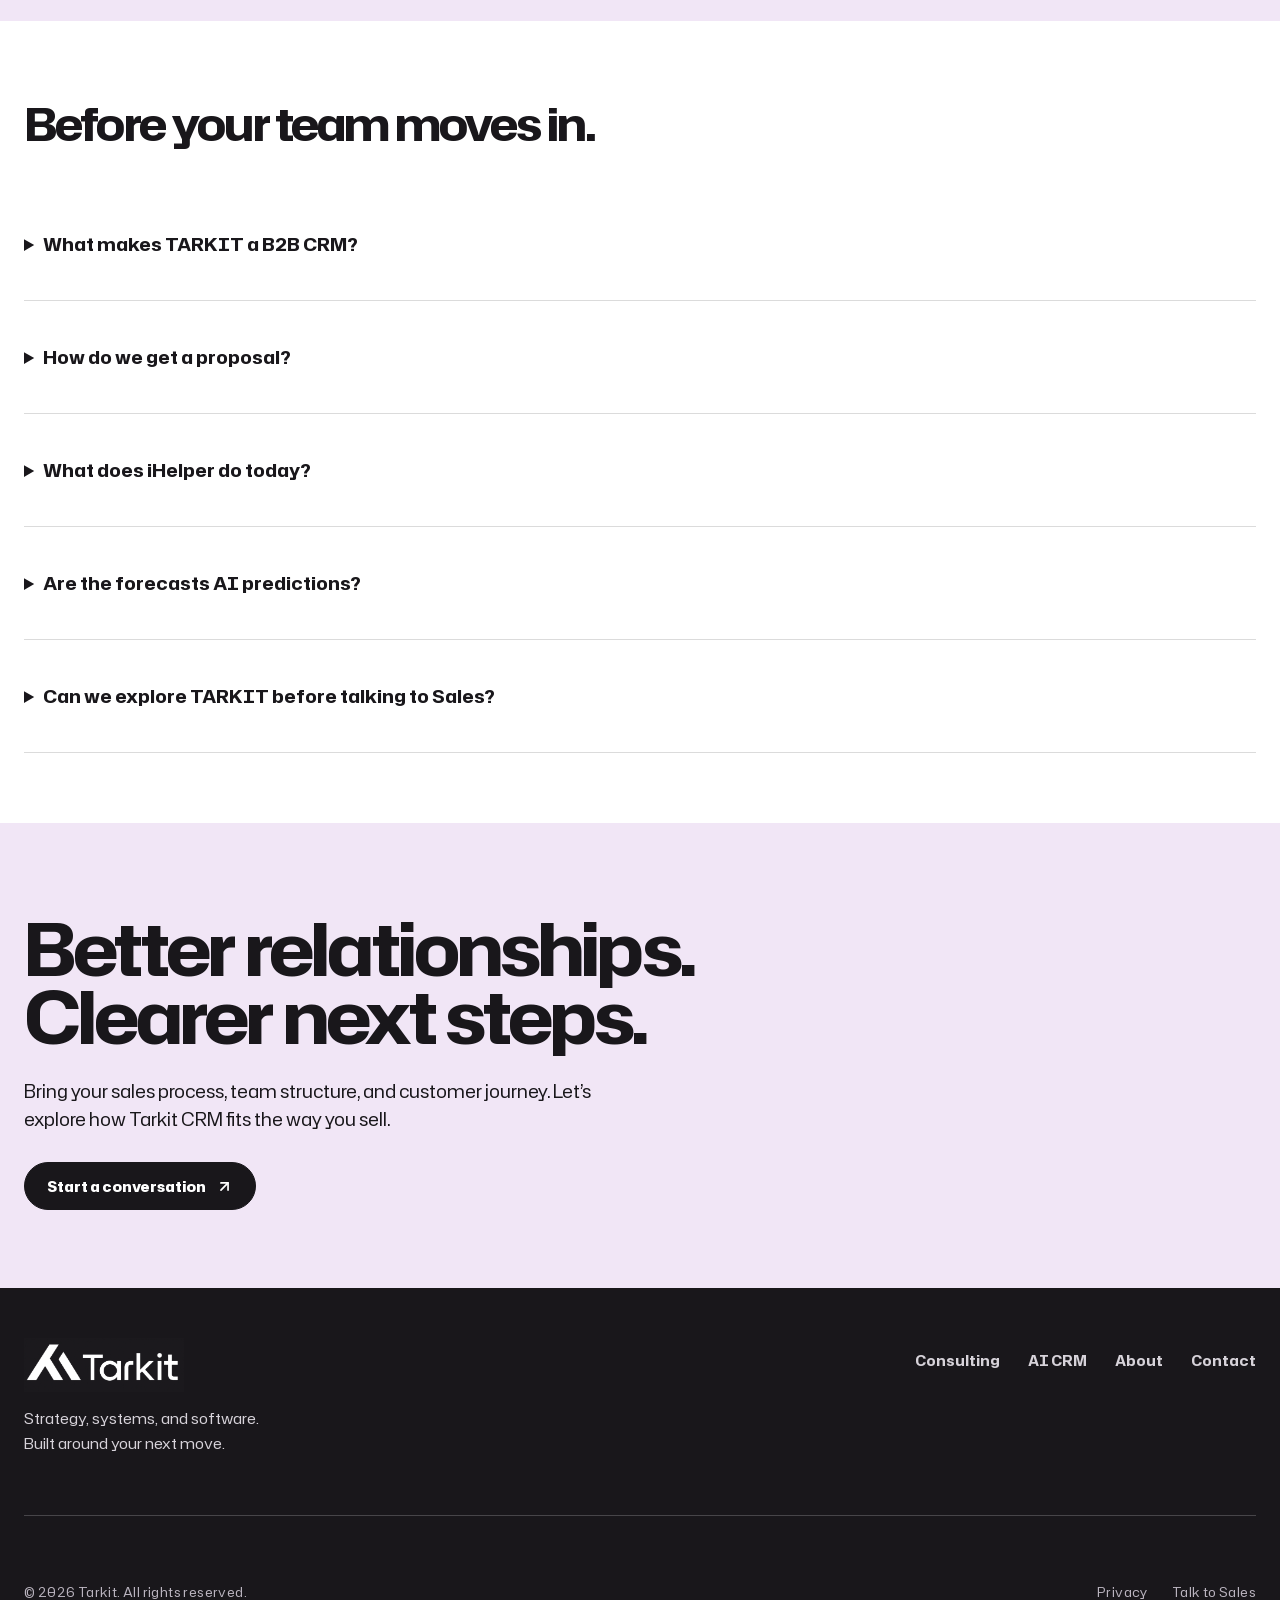
<file: crm.html>
<!doctype html><html lang="en"><head><meta charset="utf-8"><meta name="viewport" content="width=device-width, initial-scale=1"><meta http-equiv="Content-Security-Policy" content="default-src 'self'; script-src 'self' 'sha256-JDQxd1UwvFLEh7BYWT7vaG+3v6mQp831Hx51gccQFK4='; style-src 'self'; img-src 'self' data:; font-src 'self'; connect-src 'none'; object-src 'none'; base-uri 'none'; form-action 'none'; upgrade-insecure-requests"><meta name="referrer" content="strict-origin-when-cross-origin"><title>B2B CRM Demo: Accounts, Pipeline &amp; iHelper | Tarkit</title><meta name="description" content="Explore Tarkit’s B2B CRM demo with fictional data, account context, pipeline, and rule-based iHelper briefings. Discuss production requirements with Sales."><meta name="theme-color" content="#F9FE56"><link rel="canonical" href="https://tarkit.io/crm.html"><meta property="og:type" content="website"><meta property="og:site_name" content="Tarkit"><meta property="og:title" content="B2B CRM Demo: Accounts, Pipeline &amp; iHelper | Tarkit"><meta property="og:description" content="Explore Tarkit’s B2B CRM demo with fictional data, account context, pipeline, and rule-based iHelper briefings. Discuss production requirements with Sales."><meta property="og:url" content="https://tarkit.io/crm.html"><meta property="og:image" content="https://tarkit.io/assets/tarkit-logo.png"><meta property="og:image:width" content="2166"><meta property="og:image:height" content="726"><meta property="og:image:alt" content="Tarkit"><meta name="twitter:card" content="summary_large_image"><link rel="icon" type="image/svg+xml" href="assets/favicon.svg"><link rel="preload" href="assets/HubotSans-Regular.woff2" as="font" type="font/woff2" crossorigin><link rel="stylesheet" href="assets/base.css"><link rel="stylesheet" href="assets/site.css?v=fe4795942ca1"><script type="application/ld+json">{"@context": "https://schema.org", "@graph": [{"@type": "Organization", "@id": "https://tarkit.io/#organization", "name": "Tarkit", "url": "https://tarkit.io/", "logo": "https://tarkit.io/assets/tarkit-logo.png", "description": "GTM strategy, growth engine consulting, AI infrastructure, and B2B CRM software.", "areaServed": [{"@type": "Country", "name": "Saudi Arabia"}, {"@type": "Country", "name": "Egypt"}, {"@type": "Place", "name": "Gulf region"}], "email": "TarekEzzat@tarkit.io", "contactPoint": {"@type": "ContactPoint", "contactType": "sales", "email": "TarekEzzat@tarkit.io"}}, {"@type": "WebPage", "@id": "https://tarkit.io/crm.html#page", "url": "https://tarkit.io/crm.html", "name": "B2B CRM Demo: Accounts, Pipeline & iHelper | Tarkit", "description": "Explore Tarkit’s B2B CRM demo with fictional data, account context, pipeline, and rule-based iHelper briefings. Discuss production requirements with Sales.", "isPartOf": {"@id": "https://tarkit.io/#website"}, "publisher": {"@id": "https://tarkit.io/#organization"}}, {"@type": "WebSite", "@id": "https://tarkit.io/#website", "name": "Tarkit", "url": "https://tarkit.io/"}, {"@type": "SoftwareApplication", "name": "Tarkit CRM", "applicationCategory": "BusinessApplication", "operatingSystem": "Web", "url": "https://tarkit.io/crm.html", "description": "B2B CRM with account context, pipeline management, customer success, and rule-based iHelper briefings."}, {"@type": "FAQPage", "mainEntity": [{"@type": "Question", "name": "What makes TARKIT a B2B CRM?", "acceptedAnswer": {"@type": "Answer", "text": "TARKIT connects companies, contacts, stakeholder records, and opportunities. Your team can work across multiple relationships within an account, track deal stages and next actions, and continue into customer-success tracking after the win."}}, {"@type": "Question", "name": "How do we get a proposal?", "acceptedAnswer": {"@type": "Answer", "text": "Talk to Sales about your team, workflows, implementation needs, and security requirements. We agree scope and commercial terms with you before any purchase."}}, {"@type": "Question", "name": "What does iHelper do today?", "acceptedAnswer": {"@type": "Answer", "text": "iHelper provides role-aware, rule-based briefings from saved CRM data. It can summarize pipeline, targets, customers, next actions, and data quality. It does not make decisions or send messages for you. Generative AI account briefs are not yet connected in this version."}}, {"@type": "Question", "name": "Are the forecasts AI predictions?", "acceptedAnswer": {"@type": "Answer", "text": "No. The six-month forecasts use saved opportunity values, expected close dates, and probabilities. Base, Aggressive, and Conservative scenarios help your team explore different assumptions; they are planning models, not guaranteed outcomes."}}, {"@type": "Question", "name": "Can we explore TARKIT before talking to Sales?", "acceptedAnswer": {"@type": "Answer", "text": "Yes.  Open the demo workspace  to explore fictional accounts, opportunities, and activities. Demo changes stay in your browser tab session; they do not change your real CRM records."}}]}]}</script><script defer src="assets/lucide.min.js"></script><script defer src="assets/site.js"></script></head><body><!-- V.Final_one. Refine the supplied V.01 / V.03 visual system. Preserve the expressive signal-window illustrations, use the supplied logo and Hubot Sans, connect consulting and CRM through shared navigation. The stack logo loop shows the tool ecosystem in brand colors, with reduced-motion support. All demonstrations are illustrative. --><a class="skip-link" href="#top">Skip to content</a><header><nav class="nav wrap" aria-label="Main navigation"><a class="brand-logo" href="index.html" aria-label="Tarkit home"><img src="assets/tarkit-logo.png" width="2166" height="726" alt="Tarkit"></a><div class="nav-right"><div class="navlinks" id="navlinks"><a href="index.html">Home</a><a href="services.html">Consulting</a><a href="crm.html" aria-current="page">AI CRM</a><a href="about.html">About</a><a class="mobile-contact" href="contact.html">Talk to Sales</a></div><div class="nav-actions"><a class="login-button" href="login.html">Login <i data-lucide="arrow-up-right" aria-hidden="true"></i></a><a class="button primary nav-cta" href="contact.html">Let’s talk <i data-lucide="arrow-up-right" aria-hidden="true"></i></a><button class="menu" type="button" aria-expanded="false" aria-controls="navlinks" aria-label="Open navigation"><i data-lucide="menu" aria-hidden="true"></i></button></div></div></nav></header><main id="top">
    <section class="hero">
      <div class="wrap hero-grid">
        <div>
          
          <h1>Make every<br><em>relationship</em> count.</h1>
          <p class="lede">B2B sales take more than a contact list. Connect your accounts, buying teams, opportunities, and next actions in one workspace—from first conversation to renewal.</p>
          <p class="product-status">Explore the demo with fictional data. Today’s iHelper uses rule-based briefings; generative AI is not connected. Production deployment, integrations, and security requirements are scoped with Sales.</p><div class="hero-actions"><a class="button primary" href="contact.html?interest=CRM">Talk to Sales <i data-lucide="arrow-up-right" aria-hidden="true"></i></a><a class="text-link" href="#approach">Explore the CRM <i data-lucide="arrow-down" aria-hidden="true"></i></a></div>
        </div>
        <div class="hero-art" role="img" aria-label="Illustrative Tarkit Command Center showing fictional pipeline, due follow-ups, account context, and next actions">
          <div class="art-blob"></div>
          <div class="signal-window">
            <div class="window-top"><div class="window-dots" aria-hidden="true"><i></i><i></i><i></i></div><span>TARKIT / YOUR WORKSPACE</span></div>
            <div class="signal-body">
              <div class="signal-label"><i data-lucide="sparkles" aria-hidden="true"></i>Your day, in focus</div>
              <h2>Good relationships.<br>Clear next steps.</h2>
              <div class="signal-grid">
                <div class="signal-card yellow"><small>Open pipeline</small><strong>$124,800</strong><p>Across 12 active deals</p><div class="pulse" aria-hidden="true"><i></i><i></i><i></i><i></i><i></i></div></div>
                <div class="signal-card dark"><small>iHelper briefing</small><strong>Follow up today</strong><p>Start with your due and overdue activities.</p></div>
                <div class="signal-card"><small>Contacts</small><strong>All connected</strong><p>People, accounts, and history.</p></div>
                <div class="signal-card"><small>Next actions</small><strong>3 priorities</strong><p>A focused start to your day.</p></div>
              </div>
              <p class="sample-caption">Illustrative workspace · sample data</p>
            </div>
          </div>
        </div>
      </div>
    </section>
    <section class="intro wrap" id="approach" aria-labelledby="product-title">
      <div class="section-head"><div><h2 id="product-title">Built for accounts.<br>Designed for the win.</h2><p>Multiple stakeholders. Longer buying cycles. More to keep in view. Give your team the context to sell with purpose—not just somewhere to store records.</p></div></div>
      <div class="system-grid">
        <article class="system-card"><div class="system-art art-message"><small>Accounts &amp; stakeholders</small><div class="message-copy">One account.<br><em>Every relationship.</em></div><i class="art-icon" data-lucide="network" aria-hidden="true"></i></div><div class="system-copy"><h3>Understand the buying team</h3><p>Connect companies, contacts, stakeholder records, and opportunities. Prepare for the conversation with the account context already in view.</p><div class="value-line"><i data-lucide="contact-round" aria-hidden="true"></i>From isolated contacts to account context.</div></div></article>
        <article class="system-card"><div class="system-art art-architecture"><small>Pipeline &amp; next actions</small><div class="blocks"><i>Qualification</i><i>Proposal</i><i><i data-lucide="calendar-check-2" aria-hidden="true"></i> Next action: buyer review</i></div></div><div class="system-copy"><h3>Give every deal a next move</h3><p>See stages, sub-stages, owners, values, and expected close dates. Link a dated activity to the opportunity so your team knows what needs attention.</p><div class="value-line"><i data-lucide="git-pull-request-arrow" aria-hidden="true"></i>From a status update to a clear next step.</div></div></article>
        <article class="system-card"><div class="system-art art-content"><small>Customer success</small><div class="lifecycle-art"><span><i data-lucide="trophy" aria-hidden="true"></i>Won</span><span><i data-lucide="handshake" aria-hidden="true"></i>Onboard</span><span><i data-lucide="heart-pulse" aria-hidden="true"></i>Renew</span></div><p class="art-footnote">The relationship continues after the close.</p></div><div class="system-copy"><h3>Keep the customer in focus</h3><p>Carry won deals into customer success. Track customer health, onboarding progress, renewal dates, and notes in the same workspace.</p><div class="value-line"><i data-lucide="repeat-2" aria-hidden="true"></i>From closing the deal to staying connected.</div></div></article>
      </div>
      <div class="role-lens" aria-labelledby="role-title">
        <div><div class="eyebrow" id="role-title">One workspace. Your perspective.</div><div class="role-switch" role="group" aria-label="Explore value by team role"><button type="button" data-role="rep" aria-pressed="true">Sales reps</button><button type="button" data-role="manager" aria-pressed="false">Sales managers</button><button type="button" data-role="leader" aria-pressed="false">Leadership</button></div></div>
        <div class="role-story" aria-live="polite" aria-atomic="true"><h3 id="role-headline">Start with the next conversation.</h3><p id="role-description">Review due follow-ups, open the account context, and prepare with shared battlecards and ROI cases.</p></div>
      </div>
    </section>
    <section class="statement"><div class="wrap"><div class="statement-grid"><div><h2>A shared view.<br>A stronger <b>sales team.</b></h2></div><p>The account, opportunity, and customer belong to the same story. TARKIT gives sellers, commercial leaders, and customer-success teams a connected place to work.</p></div><div class="path"><div class="path-item"><span>01 / UNDERSTAND</span><strong>Know the account</strong><p>Company context, people, and stakeholders.</p></div><div class="path-item"><span>02 / ADVANCE</span><strong>Move the opportunity</strong><p>Deal stages, owners, and dated activities.</p></div><div class="path-item"><span>03 / MAKE THE CASE</span><strong>Sell with substance</strong><p>Shared battlecards and transparent ROI cases.</p></div><div class="path-item"><span>04 / RETAIN</span><strong>Stay close after the win</strong><p>Customer health and renewal visibility.</p></div></div></div></section>
    <section class="work wrap" id="work" aria-labelledby="intelligence-title">
      <div class="section-head"><div><h2 id="intelligence-title">See what matters.<br>Decide what’s next.</h2><p>From the next follow-up to the next forecast review, turn the information your team records into a clearer sales conversation.</p></div></div>
      <div class="feature">
        <div class="helper-preview" aria-label="Illustrative iHelper conversation, using fictional sample data">
          <div class="helper-top"><span><i data-lucide="sparkles" aria-hidden="true"></i>iHelper</span><small>Workspace briefing</small></div>
          <p class="helper-question">What needs our attention today?</p>
          <div class="helper-answer"><h3>4 follow-ups<br>need attention.</h3><p>Review due and overdue activities, then open the account before your next conversation.</p></div>
          <div class="helper-source"><i data-lucide="database" aria-hidden="true"></i>Saved CRM records <span>Human review</span></div>
          <p class="sample-caption">Illustrative example · fictional data, not a live feed</p>
        </div>
        <div class="feature-copy"><h3>A useful briefing.<br>Your judgment.</h3><p>Ask about pipeline, targets, customers, next actions, or data quality. iHelper summarizes saved workspace facts and surfaces priorities for your role.</p><div class="checklist"><div><i data-lucide="check" aria-hidden="true"></i>Get a role-relevant starting point</div><div><i data-lucide="check" aria-hidden="true"></i>Connect the insight to your CRM records</div><div><i data-lucide="check" aria-hidden="true"></i>Keep your team in control of the next action</div></div><p class="capability-note">Today’s iHelper uses rule-based insights. Generative AI account briefs are not yet connected in this version.</p><a class="text-link" href="login.html">Explore the demo <i data-lucide="arrow-up-right" aria-hidden="true"></i></a></div>
      </div>
      <div class="capability-grid" aria-label="More tools for the B2B sales team">
        <article><i data-lucide="chart-no-axes-combined" aria-hidden="true"></i><div><h3>Plan beyond a single forecast</h3><p>Compare Base, Aggressive, and Conservative six-month scenarios using saved deal values, dates, and probabilities.</p><span>Know the assumptions behind the number.</span></div></article>
        <article><i data-lucide="swords" aria-hidden="true"></i><div><h3>Prepare for the buying conversation</h3><p>Share battlecards, buyer questions, and proof. Build ROI cases that make the customer’s assumptions visible.</p><span>Bring a business case—not just a pitch.</span></div></article>
        <article><i data-lucide="users-round" aria-hidden="true"></i><div><h3>Explore how roles fit the workflow</h3><p>Explore workspace roles and the invitation flow in the demonstration. The public demo simulates these actions in your browser session; it does not create a shared production workspace.</p><span>Review the intended workflow before a rollout.</span></div></article>
        <article><i data-lucide="list-checks" aria-hidden="true"></i><div><h3>Find the gaps before the review</h3><p>Review missing account fields, duplicate records, and activity momentum alongside pipeline and customer analytics.</p><span>Make your next review more informed.</span></div></article>
      </div>
    </section>
    <section class="wrap content-section" id="availability"><h2>What you can explore today</h2><div class="table-scroll" tabindex="0" role="region" aria-label="Demo scope and production requirements"><table class="content-table"><caption>Demo scope and production requirements</caption><thead><tr><th scope="col">Public demonstration</th><th scope="col">Production discussion</th></tr></thead><tbody><tr><td>Fictional accounts, pipeline, activities, and customer-success views</td><td>Deployment, data migration, and integration scope</td></tr><tr><td>Rule-based iHelper briefings and assumption-based forecasts</td><td>Evaluation of any future generative workflow</td></tr><tr><td>Browser-session changes and simulated invitation actions</td><td>Authentication, authorization, persistence, support, and security review</td></tr></tbody></table></div><p>A demo is not production access. Availability and commitments for your team are agreed explicitly before a rollout.</p></section><section class="pricing" id="pricing" aria-labelledby="pricing-title"><div class="wrap sales-layout"><div><h2 id="pricing-title">Your team.<br>Your sales motion.<br>Let’s find the fit.</h2><p>Start with a conversation about the way you sell. We’ll discuss your workflows, team structure, data, and implementation needs before proposing a commercial scope.</p><a class="button primary" href="contact.html?interest=CRM">Talk to Sales <i data-lucide="arrow-up-right" aria-hidden="true"></i></a></div><div class="sales-agenda"><h3>A useful first conversation</h3><ul><li>Your accounts, buying teams, and sales process</li><li>Pipeline visibility and follow-up workflows</li><li>Data migration, integrations, and rollout</li><li>Security requirements, support, and commercial terms</li></ul></div></div></section>
    <section class="faq wrap" id="faq" aria-labelledby="faq-title">
      <h2 id="faq-title">Before your team moves in.</h2>
      <details><summary>What makes TARKIT a B2B CRM?</summary><p>TARKIT connects companies, contacts, stakeholder records, and opportunities. Your team can work across multiple relationships within an account, track deal stages and next actions, and continue into customer-success tracking after the win.</p></details>
      <details><summary>How do we get a proposal?</summary><p>Talk to Sales about your team, workflows, implementation needs, and security requirements. We agree scope and commercial terms with you before any purchase.</p></details>
      <details><summary>What does iHelper do today?</summary><p>iHelper provides role-aware, rule-based briefings from saved CRM data. It can summarize pipeline, targets, customers, next actions, and data quality. It does not make decisions or send messages for you. Generative AI account briefs are not yet connected in this version.</p></details>
      <details><summary>Are the forecasts AI predictions?</summary><p>No. The six-month forecasts use saved opportunity values, expected close dates, and probabilities. Base, Aggressive, and Conservative scenarios help your team explore different assumptions; they are planning models, not guaranteed outcomes.</p></details>
      <details><summary>Can we explore TARKIT before talking to Sales?</summary><p>Yes. <a href="login.html">Open the demo workspace</a> to explore fictional accounts, opportunities, and activities. Demo changes stay in your browser tab session; they do not change your real CRM records.</p></details>
    </section>
    <section class="closing" id="contact"><div class="wrap closing-inner"><h2>Better relationships.<br>Clearer next steps.</h2><p>Bring your sales process, team structure, and customer journey. Let’s explore how Tarkit CRM fits the way you sell.</p><a class="button" href="contact.html">Start a conversation <i data-lucide="arrow-up-right" aria-hidden="true"></i></a></div></section>
  </main><footer class="footer"><div class="wrap"><div class="footer-top"><div><a class="brand-logo" href="index.html" aria-label="Tarkit home"><img src="assets/tarkit-logo.png" width="2166" height="726" alt="Tarkit"></a><p>Strategy, systems, and software.<br>Built around your next move.</p></div><div class="footer-links"><a href="services.html">Consulting</a><a href="crm.html">AI CRM</a><a href="about.html">About</a><a href="contact.html">Contact</a></div></div><div class="footer-bottom"><p>© 2026 Tarkit. All rights reserved.</p><div><a href="privacy.html">Privacy</a><a href="contact.html">Talk to Sales</a></div></div></div></footer></body></html>
</file>
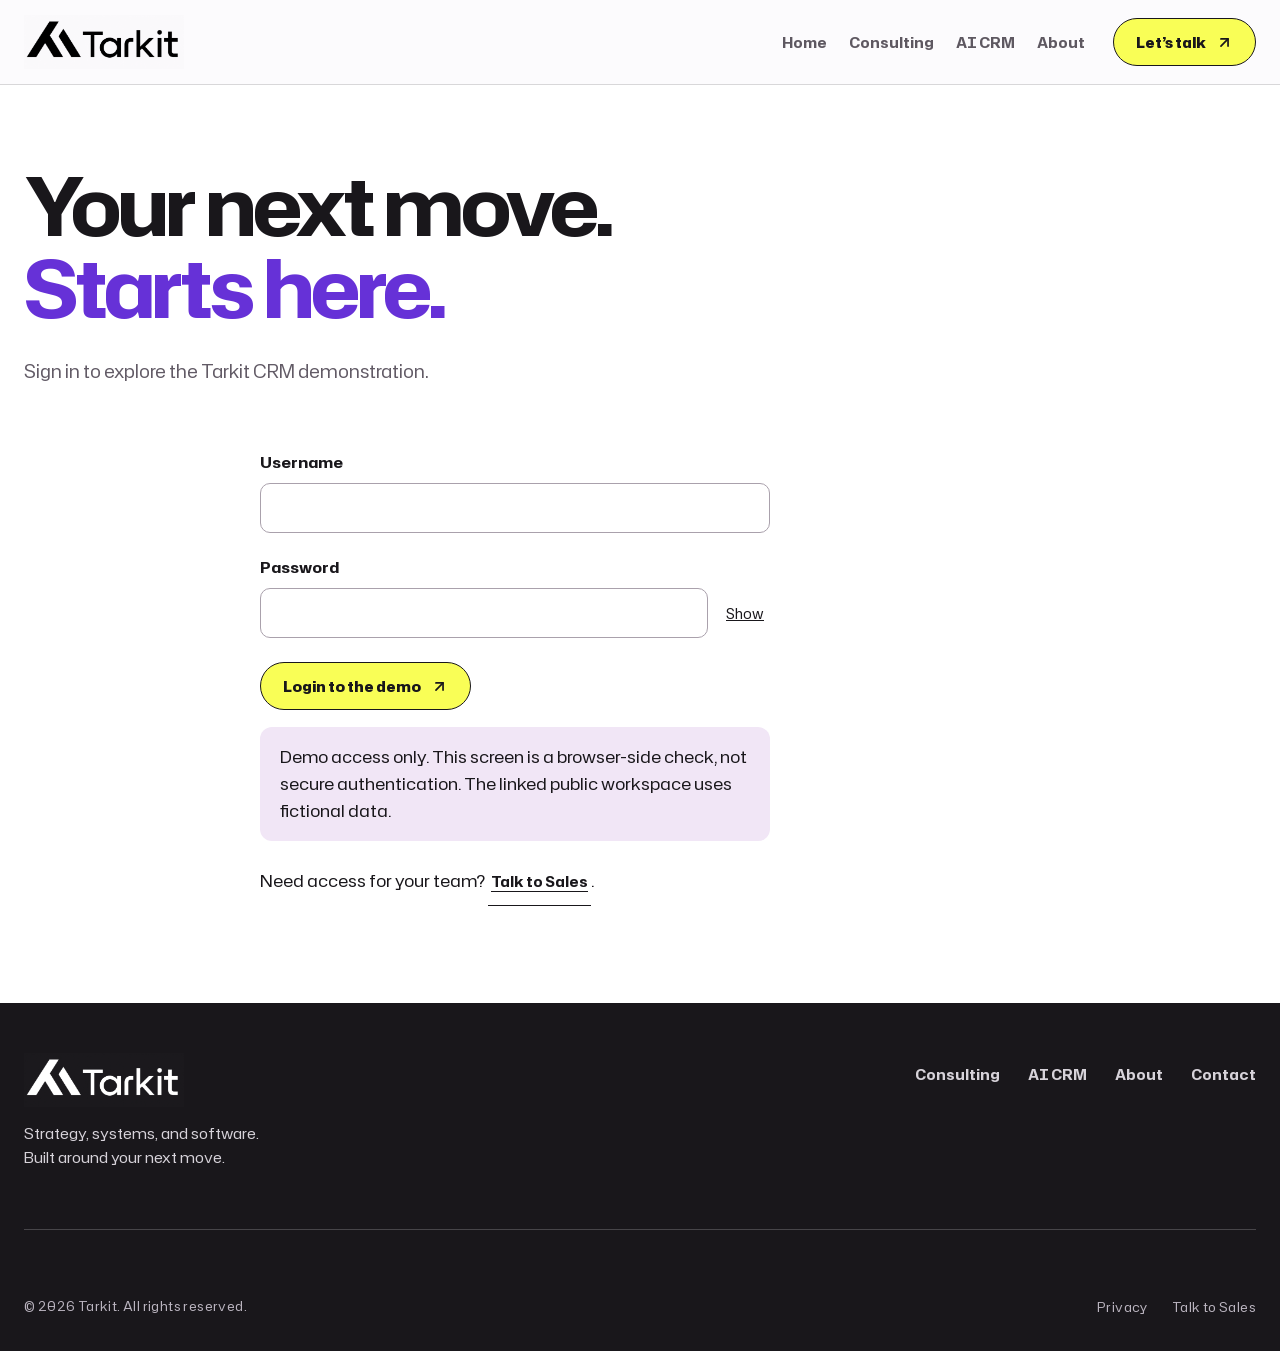
<file: login.html>
<!doctype html><html lang="en"><head><meta charset="utf-8"><meta name="viewport" content="width=device-width, initial-scale=1"><meta http-equiv="Content-Security-Policy" content="default-src 'self'; script-src 'self' 'sha256-0iN6VRF/tM5SeQ6afEJEPd5EWAzRvhyOjH/7Qoz/uLg='; style-src 'self'; img-src 'self' data:; font-src 'self'; connect-src 'none'; object-src 'none'; base-uri 'none'; form-action 'none'; upgrade-insecure-requests"><meta name="referrer" content="strict-origin-when-cross-origin"><title>CRM Login | Tarkit</title><meta name="description" content="Open the Tarkit CRM demonstration or talk to Sales about a team rollout and account access."><meta name="theme-color" content="#F9FE56"><link rel="canonical" href="https://tarkit.io/login.html"><meta property="og:type" content="website"><meta property="og:site_name" content="Tarkit"><meta property="og:title" content="CRM Login | Tarkit"><meta property="og:description" content="Open the Tarkit CRM demonstration or talk to Sales about a team rollout and account access."><meta property="og:url" content="https://tarkit.io/login.html"><meta property="og:image" content="https://tarkit.io/assets/tarkit-logo.png"><meta property="og:image:width" content="2166"><meta property="og:image:height" content="726"><meta property="og:image:alt" content="Tarkit"><meta name="twitter:card" content="summary_large_image"><link rel="icon" type="image/svg+xml" href="assets/favicon.svg"><link rel="preload" href="assets/HubotSans-Regular.woff2" as="font" type="font/woff2" crossorigin><link rel="stylesheet" href="assets/base.css"><link rel="stylesheet" href="assets/site.css?v=fe4795942ca1"><script type="application/ld+json">{"@context": "https://schema.org", "@graph": [{"@type": "Organization", "@id": "https://tarkit.io/#organization", "name": "Tarkit", "url": "https://tarkit.io/", "logo": "https://tarkit.io/assets/tarkit-logo.png", "description": "GTM strategy, growth engine consulting, AI infrastructure, and B2B CRM software.", "areaServed": [{"@type": "Country", "name": "Saudi Arabia"}, {"@type": "Country", "name": "Egypt"}, {"@type": "Place", "name": "Gulf region"}], "email": "TarekEzzat@tarkit.io", "contactPoint": {"@type": "ContactPoint", "contactType": "sales", "email": "TarekEzzat@tarkit.io"}}, {"@type": "WebPage", "@id": "https://tarkit.io/login.html#page", "url": "https://tarkit.io/login.html", "name": "CRM Login | Tarkit", "description": "Open the Tarkit CRM demonstration or talk to Sales about a team rollout and account access.", "isPartOf": {"@id": "https://tarkit.io/#website"}, "publisher": {"@id": "https://tarkit.io/#organization"}}, {"@type": "WebSite", "@id": "https://tarkit.io/#website", "name": "Tarkit", "url": "https://tarkit.io/"}]}</script><script defer src="assets/lucide.min.js"></script><script defer src="assets/site.js"></script><meta name="robots" content="noindex,follow"></head><body><!-- V.Final_one. Refine the supplied V.01 / V.03 visual system. Preserve the expressive signal-window illustrations, use the supplied logo and Hubot Sans, connect consulting and CRM through shared navigation. The stack logo loop shows the tool ecosystem in brand colors, with reduced-motion support. All demonstrations are illustrative. --><a class="skip-link" href="#top">Skip to content</a><header><nav class="nav wrap" aria-label="Main navigation"><a class="brand-logo" href="index.html" aria-label="Tarkit home"><img src="assets/tarkit-logo.png" width="2166" height="726" alt="Tarkit"></a><div class="nav-right"><div class="navlinks" id="navlinks"><a href="index.html">Home</a><a href="services.html">Consulting</a><a href="crm.html">AI CRM</a><a href="about.html">About</a><a class="mobile-contact" href="contact.html">Talk to Sales</a></div><div class="nav-actions"><a class="button primary nav-cta" href="contact.html">Let’s talk <i data-lucide="arrow-up-right" aria-hidden="true"></i></a><button class="menu" type="button" aria-expanded="false" aria-controls="navlinks" aria-label="Open navigation"><i data-lucide="menu" aria-hidden="true"></i></button></div></div></nav></header><main id="top"><section class="page-intro wrap"><h1>Your next move.<br><em>Starts here.</em></h1><p class="lede">Sign in to explore the Tarkit CRM demonstration.</p></section><section class="login-content wrap"><form id="demo-login"><div class="form-field"><label for="username">Username</label><input id="username" name="username" type="email" autocomplete="username" required aria-describedby="demo-access-note"></div><div class="form-field"><label for="password">Password</label><div class="password-wrap"><input id="password" name="password" type="password" autocomplete="current-password" required><button type="button" id="show-password" aria-controls="password">Show</button></div></div><p id="login-error" class="form-error" role="alert" hidden></p><button class="button primary" type="submit">Login to the demo <i data-lucide="arrow-up-right" aria-hidden="true"></i></button><p id="demo-access-note" class="demo-note">Demo access only. This screen is a browser-side check, not secure authentication. The linked public workspace uses fictional data.</p></form><p>Need access for your team? <a class="text-link" href="contact.html?interest=CRM">Talk to Sales</a>.</p></section></main><footer class="footer"><div class="wrap"><div class="footer-top"><div><a class="brand-logo" href="index.html" aria-label="Tarkit home"><img src="assets/tarkit-logo.png" width="2166" height="726" alt="Tarkit"></a><p>Strategy, systems, and software.<br>Built around your next move.</p></div><div class="footer-links"><a href="services.html">Consulting</a><a href="crm.html">AI CRM</a><a href="about.html">About</a><a href="contact.html">Contact</a></div></div><div class="footer-bottom"><p>© 2026 Tarkit. All rights reserved.</p><div><a href="privacy.html">Privacy</a><a href="contact.html">Talk to Sales</a></div></div></div></footer></body></html>
</file>
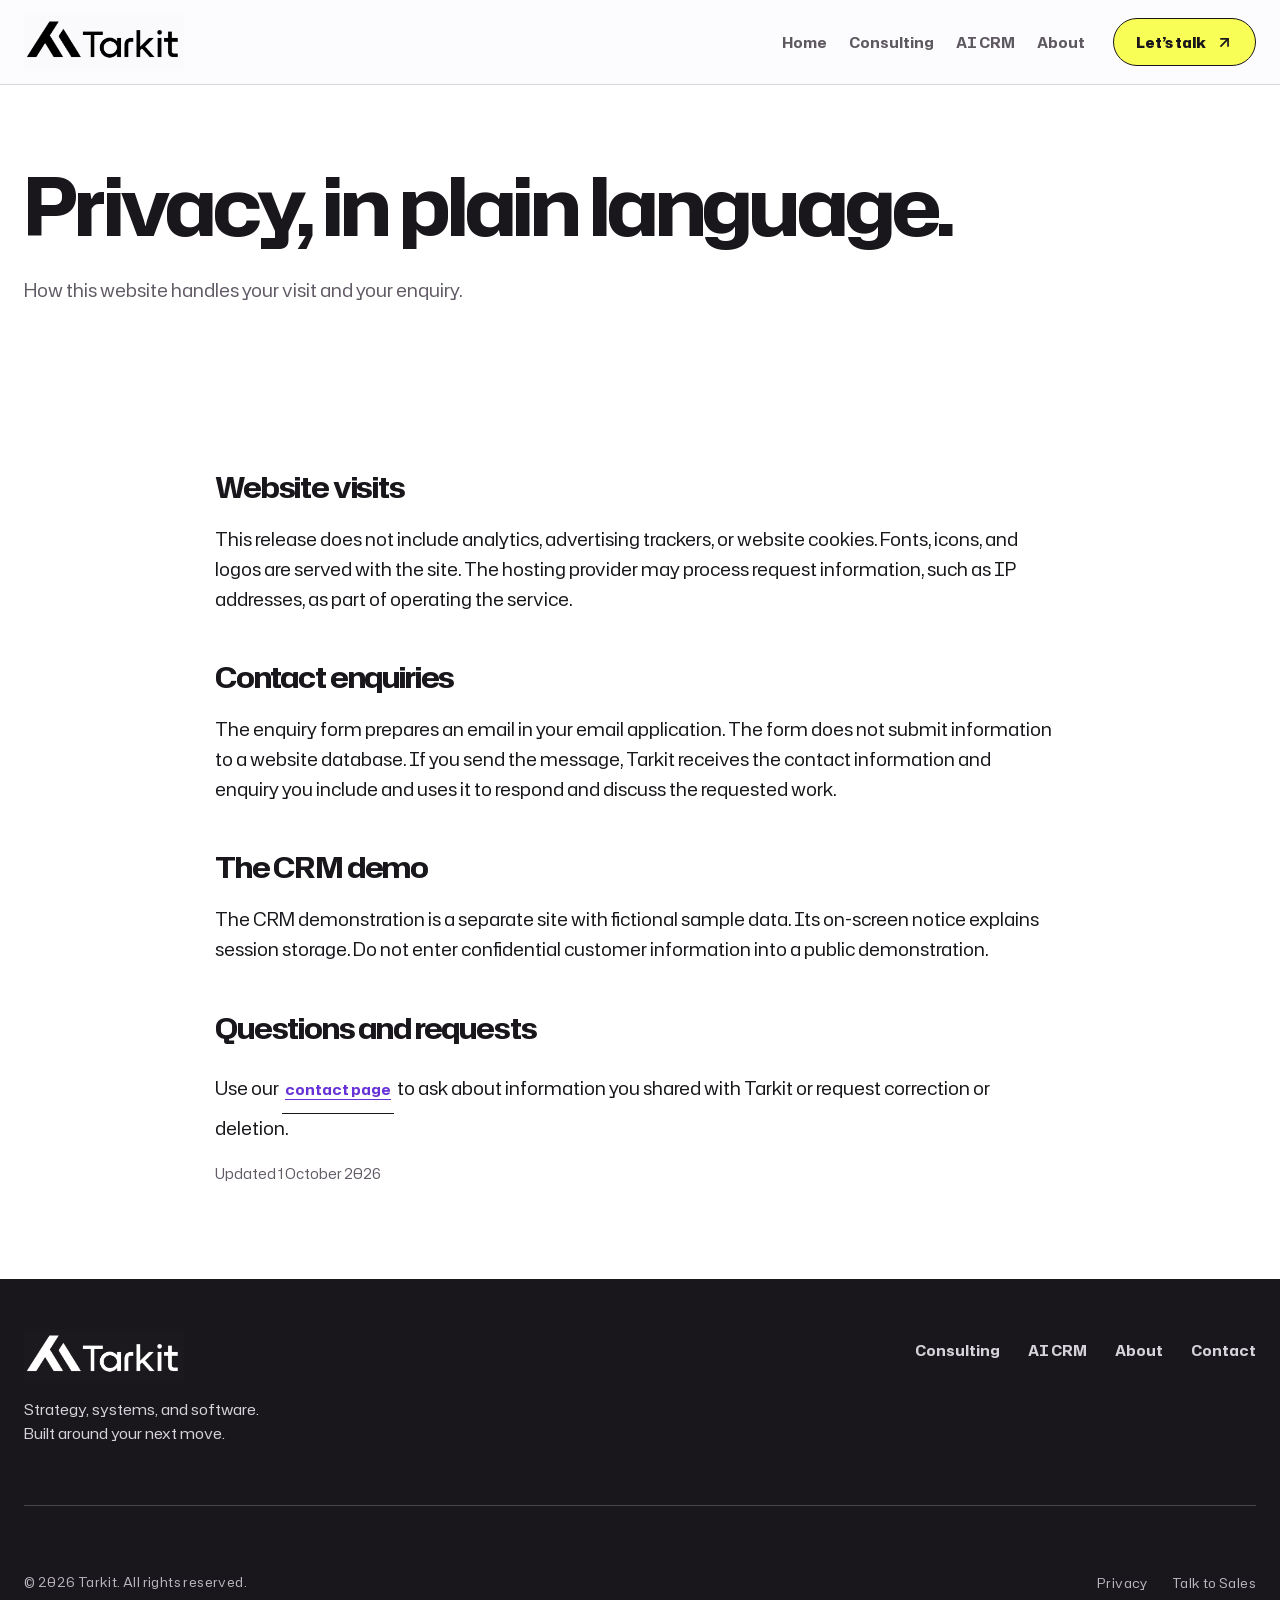
<file: privacy.html>
<!doctype html><html lang="en"><head><meta charset="utf-8"><meta name="viewport" content="width=device-width, initial-scale=1"><meta http-equiv="Content-Security-Policy" content="default-src 'self'; script-src 'self' 'sha256-TOjv21A1UgYVZiPnCAJN4nA3SfK2dNdiAbU7T3IZ+W8='; style-src 'self'; img-src 'self' data:; font-src 'self'; connect-src 'none'; object-src 'none'; base-uri 'none'; form-action 'none'; upgrade-insecure-requests"><meta name="referrer" content="strict-origin-when-cross-origin"><title>Website Privacy | Tarkit</title><meta name="description" content="How the Tarkit website handles visits, email enquiries, and links to the separate public CRM demonstration."><meta name="theme-color" content="#F9FE56"><link rel="canonical" href="https://tarkit.io/privacy.html"><meta property="og:type" content="website"><meta property="og:site_name" content="Tarkit"><meta property="og:title" content="Website Privacy | Tarkit"><meta property="og:description" content="How the Tarkit website handles visits, email enquiries, and links to the separate public CRM demonstration."><meta property="og:url" content="https://tarkit.io/privacy.html"><meta property="og:image" content="https://tarkit.io/assets/tarkit-logo.png"><meta property="og:image:width" content="2166"><meta property="og:image:height" content="726"><meta property="og:image:alt" content="Tarkit"><meta name="twitter:card" content="summary_large_image"><link rel="icon" type="image/svg+xml" href="assets/favicon.svg"><link rel="preload" href="assets/HubotSans-Regular.woff2" as="font" type="font/woff2" crossorigin><link rel="stylesheet" href="assets/base.css"><link rel="stylesheet" href="assets/site.css?v=fe4795942ca1"><script type="application/ld+json">{"@context": "https://schema.org", "@graph": [{"@type": "Organization", "@id": "https://tarkit.io/#organization", "name": "Tarkit", "url": "https://tarkit.io/", "logo": "https://tarkit.io/assets/tarkit-logo.png", "description": "GTM strategy, growth engine consulting, AI infrastructure, and B2B CRM software.", "areaServed": [{"@type": "Country", "name": "Saudi Arabia"}, {"@type": "Country", "name": "Egypt"}, {"@type": "Place", "name": "Gulf region"}], "email": "TarekEzzat@tarkit.io", "contactPoint": {"@type": "ContactPoint", "contactType": "sales", "email": "TarekEzzat@tarkit.io"}}, {"@type": "WebPage", "@id": "https://tarkit.io/privacy.html#page", "url": "https://tarkit.io/privacy.html", "name": "Website Privacy | Tarkit", "description": "How the Tarkit website handles visits, email enquiries, and links to the separate public CRM demonstration.", "isPartOf": {"@id": "https://tarkit.io/#website"}, "publisher": {"@id": "https://tarkit.io/#organization"}}, {"@type": "WebSite", "@id": "https://tarkit.io/#website", "name": "Tarkit", "url": "https://tarkit.io/"}]}</script><script defer src="assets/lucide.min.js"></script><script defer src="assets/site.js"></script></head><body><!-- V.Final_one. Refine the supplied V.01 / V.03 visual system. Preserve the expressive signal-window illustrations, use the supplied logo and Hubot Sans, connect consulting and CRM through shared navigation. The stack logo loop shows the tool ecosystem in brand colors, with reduced-motion support. All demonstrations are illustrative. --><a class="skip-link" href="#top">Skip to content</a><header><nav class="nav wrap" aria-label="Main navigation"><a class="brand-logo" href="index.html" aria-label="Tarkit home"><img src="assets/tarkit-logo.png" width="2166" height="726" alt="Tarkit"></a><div class="nav-right"><div class="navlinks" id="navlinks"><a href="index.html">Home</a><a href="services.html">Consulting</a><a href="crm.html">AI CRM</a><a href="about.html">About</a><a class="mobile-contact" href="contact.html">Talk to Sales</a></div><div class="nav-actions"><a class="button primary nav-cta" href="contact.html">Let’s talk <i data-lucide="arrow-up-right" aria-hidden="true"></i></a><button class="menu" type="button" aria-expanded="false" aria-controls="navlinks" aria-label="Open navigation"><i data-lucide="menu" aria-hidden="true"></i></button></div></div></nav></header><main id="top"><section class="page-intro wrap"><h1>Privacy, in plain language.</h1><p class="lede">How this website handles your visit and your enquiry.</p></section><article class="guide wrap"><section><h2>Website visits</h2><p>This release does not include analytics, advertising trackers, or website cookies. Fonts, icons, and logos are served with the site. The hosting provider may process request information, such as IP addresses, as part of operating the service.</p></section><section><h2>Contact enquiries</h2><p>The enquiry form prepares an email in your email application. The form does not submit information to a website database. If you send the message, Tarkit receives the contact information and enquiry you include and uses it to respond and discuss the requested work.</p></section><section><h2>The CRM demo</h2><p>The CRM demonstration is a separate site with fictional sample data. Its on-screen notice explains session storage. Do not enter confidential customer information into a public demonstration.</p></section><section><h2>Questions and requests</h2><p>Use our <a class="text-link" href="contact.html">contact page</a> to ask about information you shared with Tarkit or request correction or deletion.</p></section><p class="article-meta">Updated 1 October 2026</p></article></main><footer class="footer"><div class="wrap"><div class="footer-top"><div><a class="brand-logo" href="index.html" aria-label="Tarkit home"><img src="assets/tarkit-logo.png" width="2166" height="726" alt="Tarkit"></a><p>Strategy, systems, and software.<br>Built around your next move.</p></div><div class="footer-links"><a href="services.html">Consulting</a><a href="crm.html">AI CRM</a><a href="about.html">About</a><a href="contact.html">Contact</a></div></div><div class="footer-bottom"><p>© 2026 Tarkit. All rights reserved.</p><div><a href="privacy.html">Privacy</a><a href="contact.html">Talk to Sales</a></div></div></div></footer></body></html>
</file>
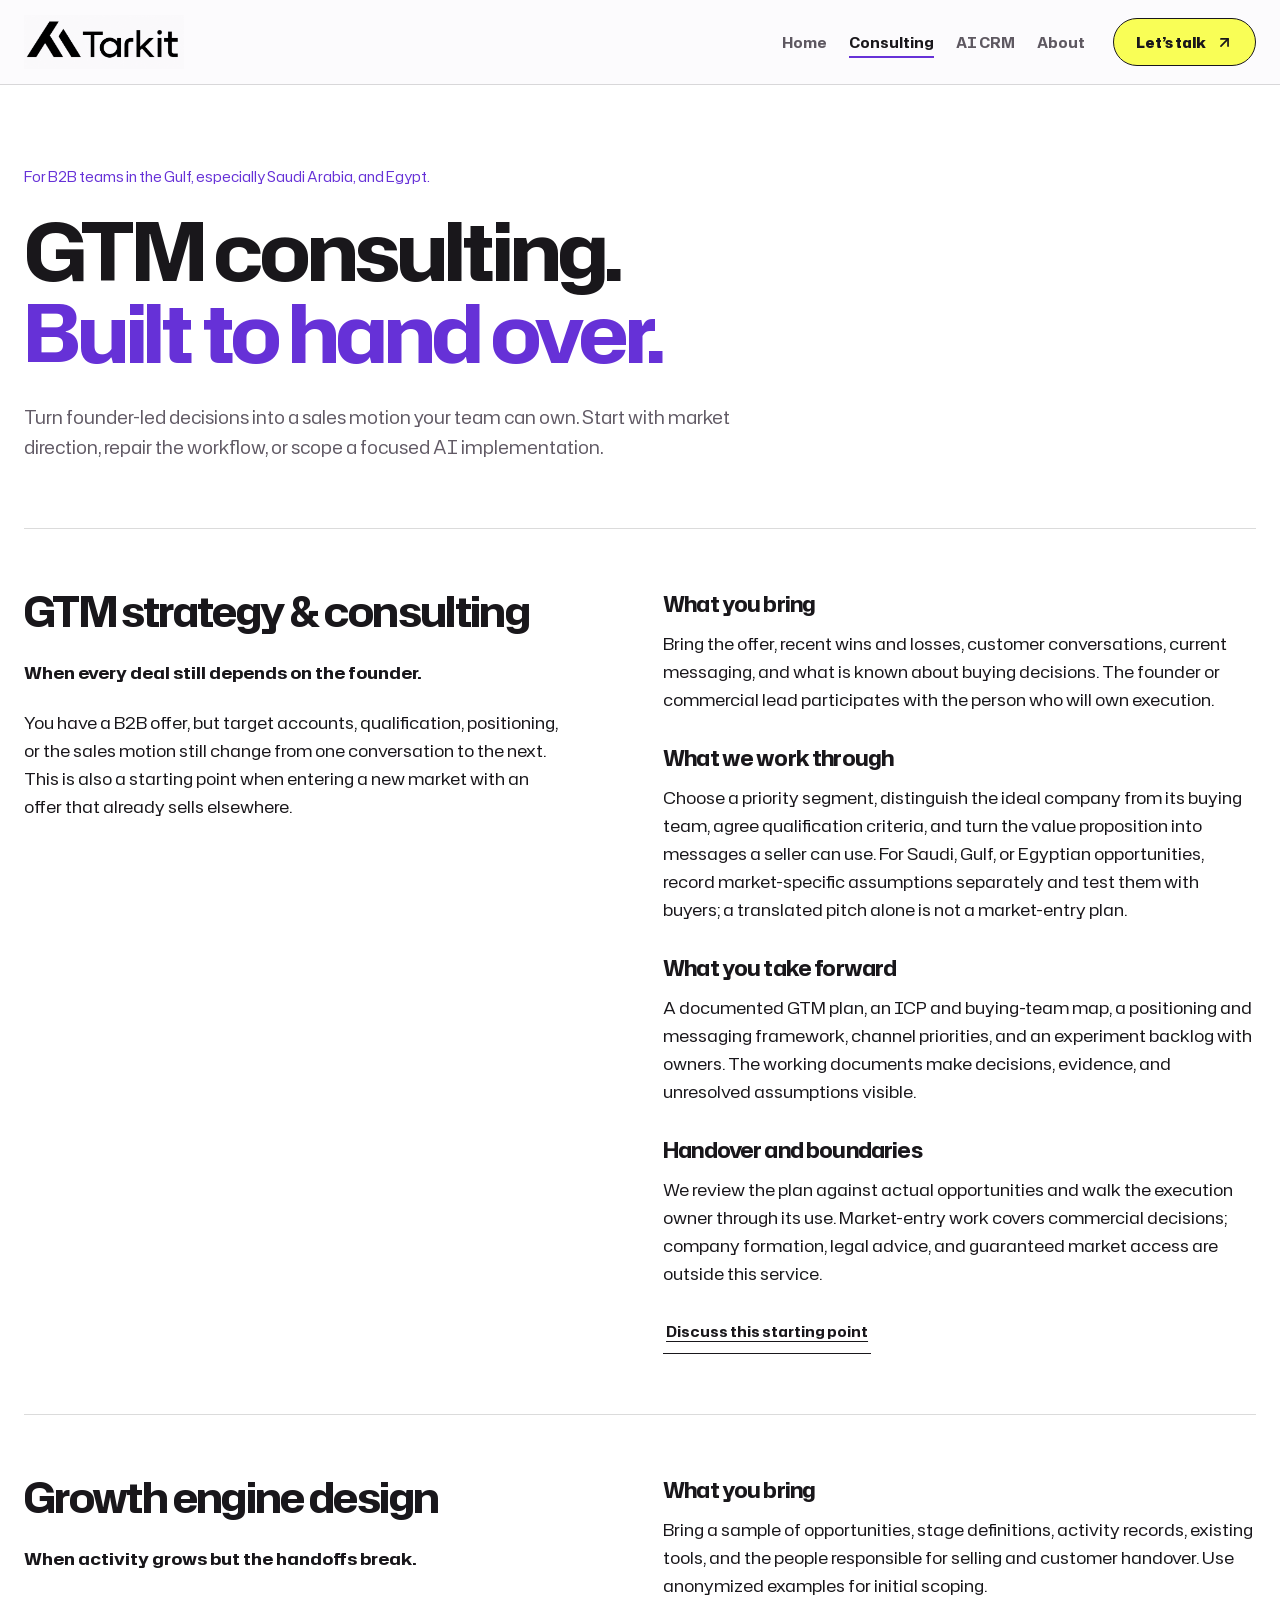
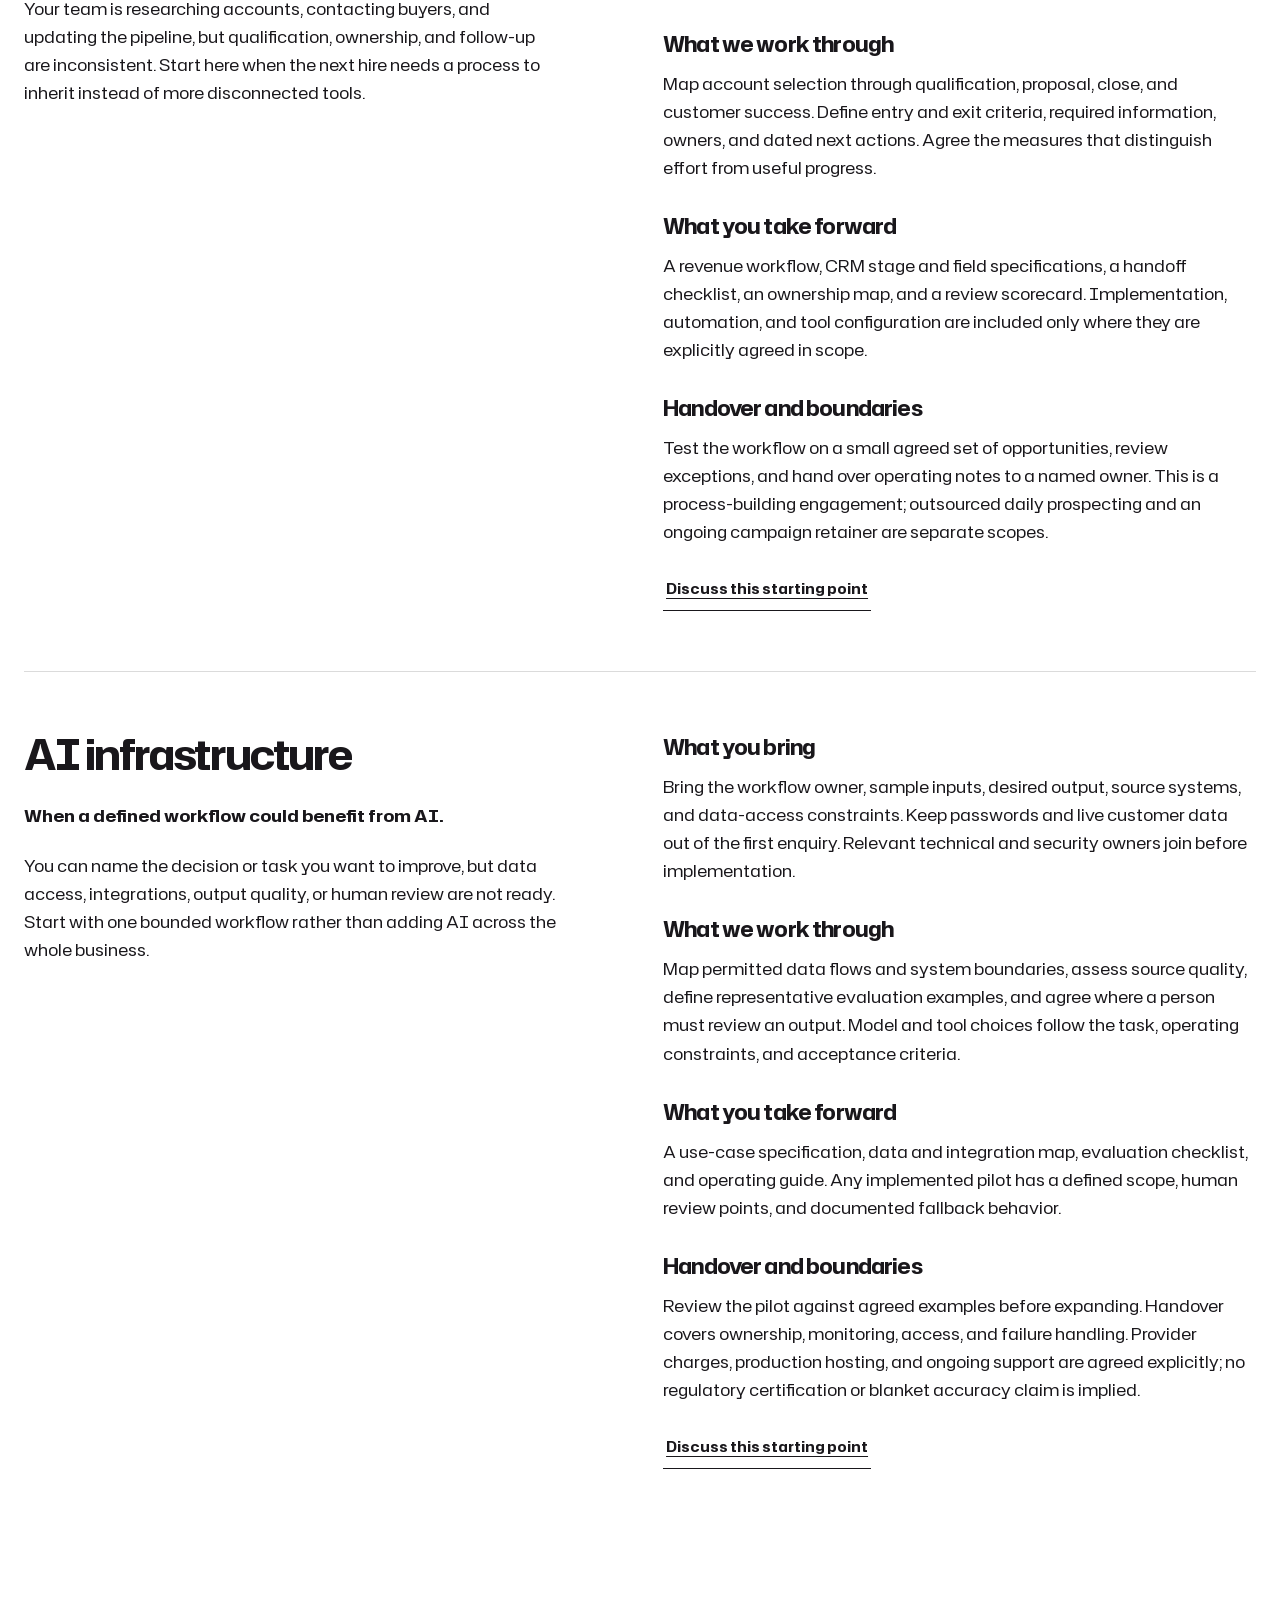
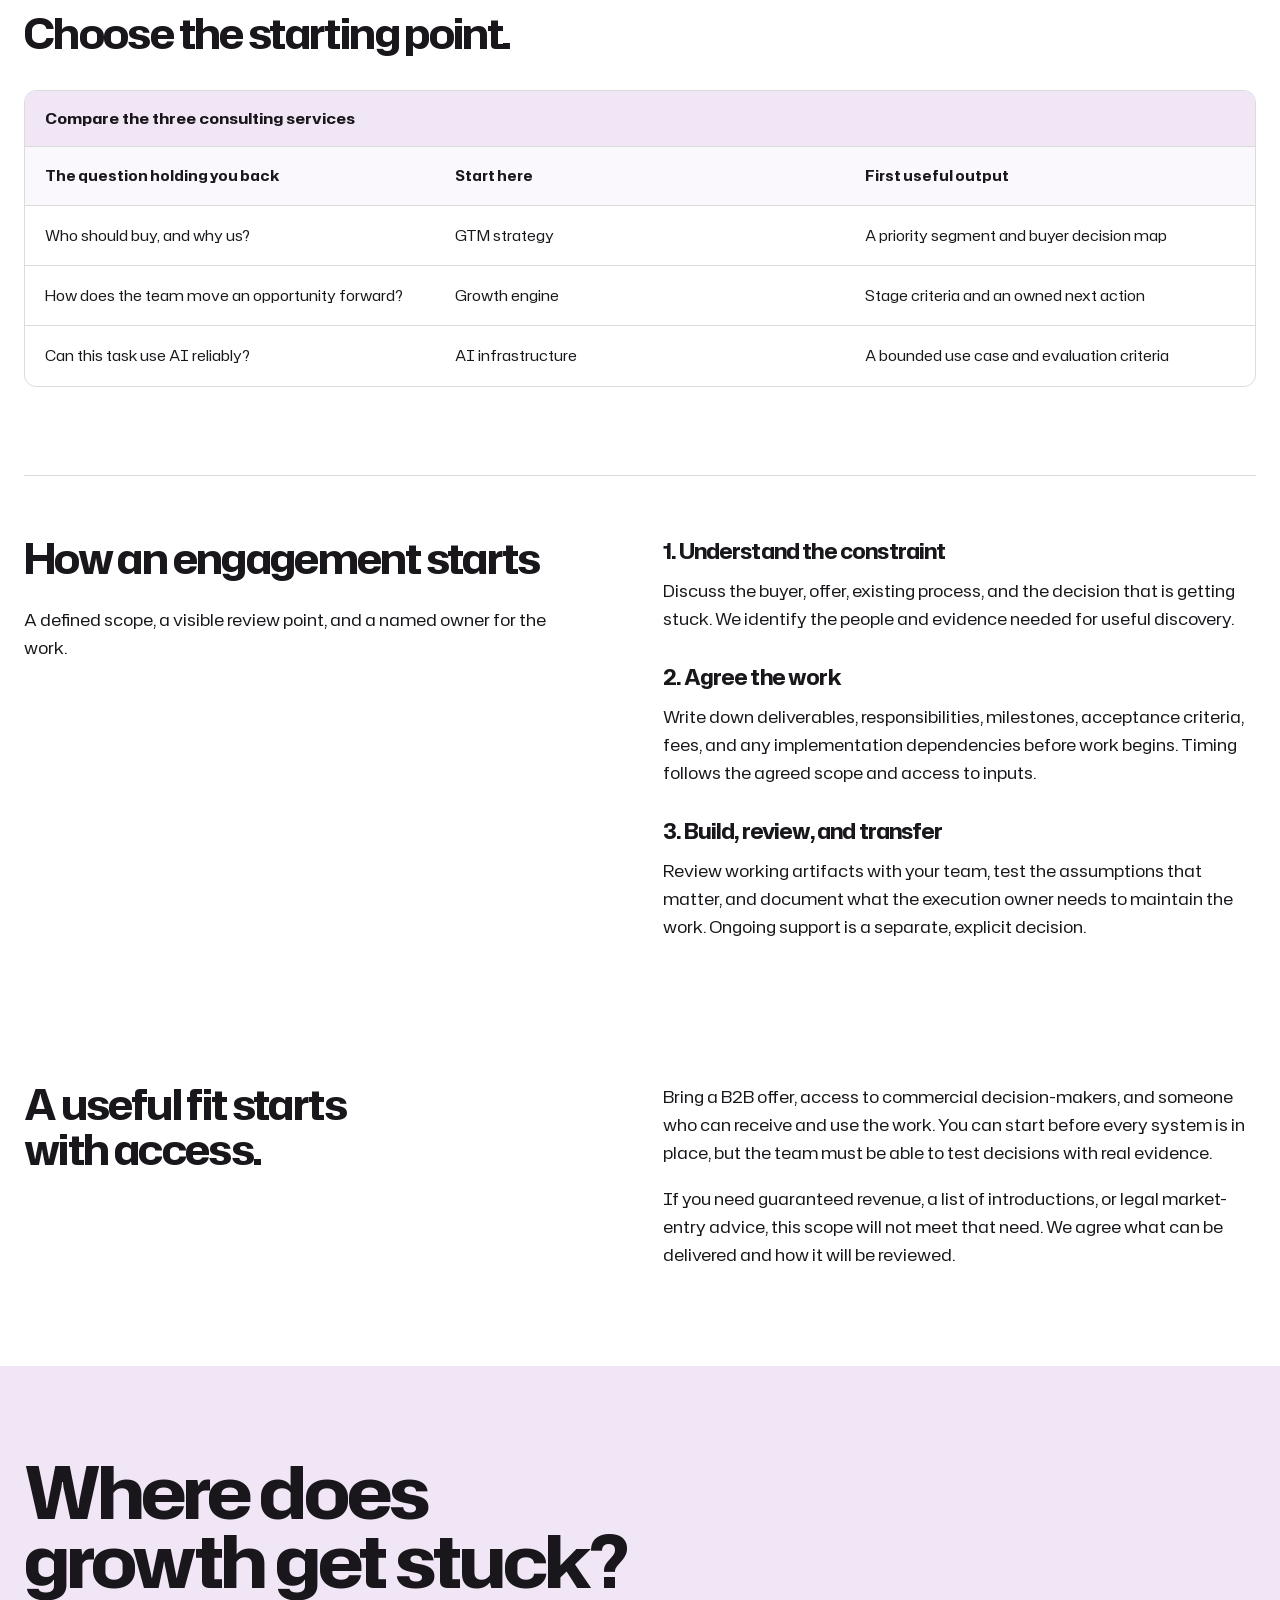
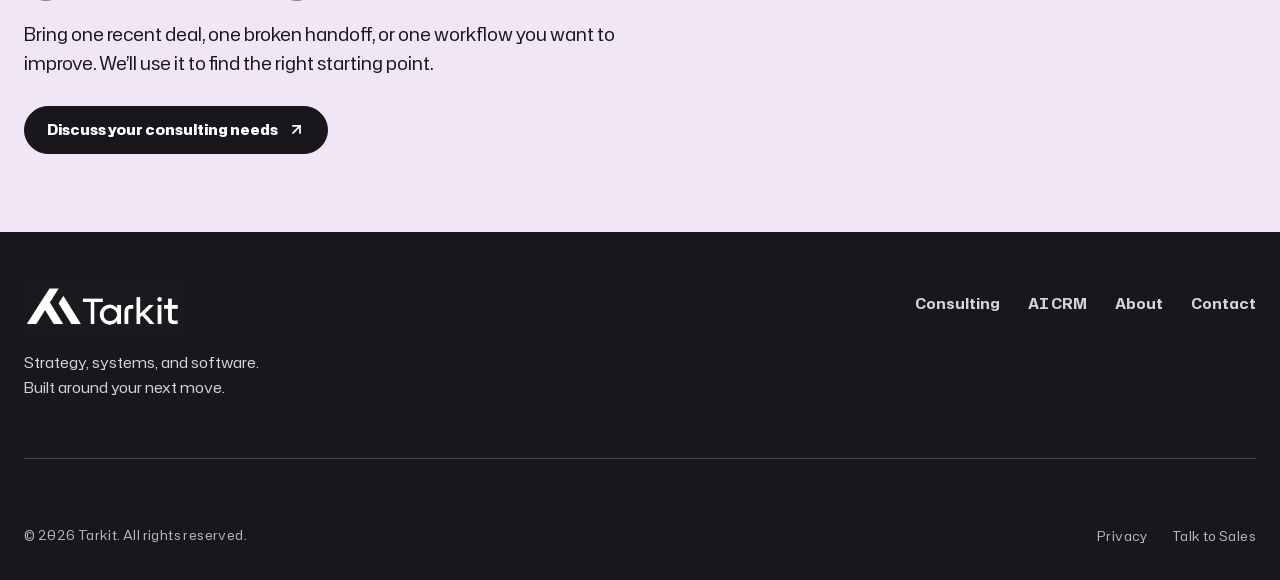
<file: services.html>
<!doctype html><html lang="en"><head><meta charset="utf-8"><meta name="viewport" content="width=device-width, initial-scale=1"><meta http-equiv="Content-Security-Policy" content="default-src 'self'; script-src 'self' 'sha256-pJMFiPikkI5uKoXn4ezyXZs5eF6I5GfUeji4VR96d2A='; style-src 'self'; img-src 'self' data:; font-src 'self'; connect-src 'none'; object-src 'none'; base-uri 'none'; form-action 'none'; upgrade-insecure-requests"><meta name="referrer" content="strict-origin-when-cross-origin"><title>GTM Consulting in Saudi Arabia, Gulf &amp; Egypt | Tarkit</title><meta name="description" content="Define your market, build an owned sales workflow, or scope an AI pilot. Explore Tarkit’s consulting deliverables, client inputs, and handover process."><meta name="theme-color" content="#F9FE56"><link rel="canonical" href="https://tarkit.io/services.html"><meta property="og:type" content="website"><meta property="og:site_name" content="Tarkit"><meta property="og:title" content="GTM Consulting in Saudi Arabia, Gulf &amp; Egypt | Tarkit"><meta property="og:description" content="Define your market, build an owned sales workflow, or scope an AI pilot. Explore Tarkit’s consulting deliverables, client inputs, and handover process."><meta property="og:url" content="https://tarkit.io/services.html"><meta property="og:image" content="https://tarkit.io/assets/tarkit-logo.png"><meta property="og:image:width" content="2166"><meta property="og:image:height" content="726"><meta property="og:image:alt" content="Tarkit"><meta name="twitter:card" content="summary_large_image"><link rel="icon" type="image/svg+xml" href="assets/favicon.svg"><link rel="preload" href="assets/HubotSans-Regular.woff2" as="font" type="font/woff2" crossorigin><link rel="stylesheet" href="assets/base.css"><link rel="stylesheet" href="assets/site.css?v=fe4795942ca1"><script type="application/ld+json">{"@context": "https://schema.org", "@graph": [{"@type": "Organization", "@id": "https://tarkit.io/#organization", "name": "Tarkit", "url": "https://tarkit.io/", "logo": "https://tarkit.io/assets/tarkit-logo.png", "description": "GTM strategy, growth engine consulting, AI infrastructure, and B2B CRM software.", "areaServed": [{"@type": "Country", "name": "Saudi Arabia"}, {"@type": "Country", "name": "Egypt"}, {"@type": "Place", "name": "Gulf region"}], "email": "TarekEzzat@tarkit.io", "contactPoint": {"@type": "ContactPoint", "contactType": "sales", "email": "TarekEzzat@tarkit.io"}}, {"@type": "WebPage", "@id": "https://tarkit.io/services.html#page", "url": "https://tarkit.io/services.html", "name": "GTM Consulting in Saudi Arabia, Gulf & Egypt | Tarkit", "description": "Define your market, build an owned sales workflow, or scope an AI pilot. Explore Tarkit’s consulting deliverables, client inputs, and handover process.", "isPartOf": {"@id": "https://tarkit.io/#website"}, "publisher": {"@id": "https://tarkit.io/#organization"}}, {"@type": "WebSite", "@id": "https://tarkit.io/#website", "name": "Tarkit", "url": "https://tarkit.io/"}, {"@type": "Service", "name": "GTM strategy and consulting", "provider": {"@id": "https://tarkit.io/#organization"}, "url": "https://tarkit.io/services.html#gtm", "areaServed": [{"@type": "Country", "name": "Saudi Arabia"}, {"@type": "Country", "name": "Egypt"}, {"@type": "Place", "name": "Gulf region"}]}, {"@type": "Service", "name": "Growth engine design", "provider": {"@id": "https://tarkit.io/#organization"}, "url": "https://tarkit.io/services.html#growth", "areaServed": [{"@type": "Country", "name": "Saudi Arabia"}, {"@type": "Country", "name": "Egypt"}, {"@type": "Place", "name": "Gulf region"}]}, {"@type": "Service", "name": "AI infrastructure", "provider": {"@id": "https://tarkit.io/#organization"}, "url": "https://tarkit.io/services.html#ai", "areaServed": [{"@type": "Country", "name": "Saudi Arabia"}, {"@type": "Country", "name": "Egypt"}, {"@type": "Place", "name": "Gulf region"}]}]}</script><script defer src="assets/lucide.min.js"></script><script defer src="assets/site.js"></script></head><body><!-- V.Final_one. Refine the supplied V.01 / V.03 visual system. Preserve the expressive signal-window illustrations, use the supplied logo and Hubot Sans, connect consulting and CRM through shared navigation. The stack logo loop shows the tool ecosystem in brand colors, with reduced-motion support. All demonstrations are illustrative. --><a class="skip-link" href="#top">Skip to content</a><header><nav class="nav wrap" aria-label="Main navigation"><a class="brand-logo" href="index.html" aria-label="Tarkit home"><img src="assets/tarkit-logo.png" width="2166" height="726" alt="Tarkit"></a><div class="nav-right"><div class="navlinks" id="navlinks"><a href="index.html">Home</a><a href="services.html" aria-current="page">Consulting</a><a href="crm.html">AI CRM</a><a href="about.html">About</a><a class="mobile-contact" href="contact.html">Talk to Sales</a></div><div class="nav-actions"><a class="button primary nav-cta" href="contact.html">Let’s talk <i data-lucide="arrow-up-right" aria-hidden="true"></i></a><button class="menu" type="button" aria-expanded="false" aria-controls="navlinks" aria-label="Open navigation"><i data-lucide="menu" aria-hidden="true"></i></button></div></div></nav></header><main id="top"><section class="page-intro wrap"><p class="market-line">For B2B teams in the Gulf, especially Saudi Arabia, and Egypt.</p><h1>GTM consulting.<br><em>Built to hand over.</em></h1><p class="lede">Turn founder-led decisions into a sales motion your team can own. Start with market direction, repair the workflow, or scope a focused AI implementation.</p></section><section class="service-detail wrap" id="gtm"><div><h2>GTM strategy &amp; consulting</h2><p class="service-trigger">When every deal still depends on the founder.</p><p>You have a B2B offer, but target accounts, qualification, positioning, or the sales motion still change from one conversation to the next. This is also a starting point when entering a new market with an offer that already sells elsewhere.</p></div><div><h3>What you bring</h3><p>Bring the offer, recent wins and losses, customer conversations, current messaging, and what is known about buying decisions. The founder or commercial lead participates with the person who will own execution.</p><h3>What we work through</h3><p>Choose a priority segment, distinguish the ideal company from its buying team, agree qualification criteria, and turn the value proposition into messages a seller can use. For Saudi, Gulf, or Egyptian opportunities, record market-specific assumptions separately and test them with buyers; a translated pitch alone is not a market-entry plan.</p><h3>What you take forward</h3><p>A documented GTM plan, an ICP and buying-team map, a positioning and messaging framework, channel priorities, and an experiment backlog with owners. The working documents make decisions, evidence, and unresolved assumptions visible.</p><h3>Handover and boundaries</h3><p>We review the plan against actual opportunities and walk the execution owner through its use. Market-entry work covers commercial decisions; company formation, legal advice, and guaranteed market access are outside this service.</p><a class="text-link" href="contact.html?interest=GTM strategy">Discuss this starting point</a></div></section><section class="service-detail wrap" id="growth"><div><h2>Growth engine design</h2><p class="service-trigger">When activity grows but the handoffs break.</p><p>Your team is researching accounts, contacting buyers, and updating the pipeline, but qualification, ownership, and follow-up are inconsistent. Start here when the next hire needs a process to inherit instead of more disconnected tools.</p></div><div><h3>What you bring</h3><p>Bring a sample of opportunities, stage definitions, activity records, existing tools, and the people responsible for selling and customer handover. Use anonymized examples for initial scoping.</p><h3>What we work through</h3><p>Map account selection through qualification, proposal, close, and customer success. Define entry and exit criteria, required information, owners, and dated next actions. Agree the measures that distinguish effort from useful progress.</p><h3>What you take forward</h3><p>A revenue workflow, CRM stage and field specifications, a handoff checklist, an ownership map, and a review scorecard. Implementation, automation, and tool configuration are included only where they are explicitly agreed in scope.</p><h3>Handover and boundaries</h3><p>Test the workflow on a small agreed set of opportunities, review exceptions, and hand over operating notes to a named owner. This is a process-building engagement; outsourced daily prospecting and an ongoing campaign retainer are separate scopes.</p><a class="text-link" href="contact.html?interest=Growth engine">Discuss this starting point</a></div></section><section class="service-detail wrap" id="ai"><div><h2>AI infrastructure</h2><p class="service-trigger">When a defined workflow could benefit from AI.</p><p>You can name the decision or task you want to improve, but data access, integrations, output quality, or human review are not ready. Start with one bounded workflow rather than adding AI across the whole business.</p></div><div><h3>What you bring</h3><p>Bring the workflow owner, sample inputs, desired output, source systems, and data-access constraints. Keep passwords and live customer data out of the first enquiry. Relevant technical and security owners join before implementation.</p><h3>What we work through</h3><p>Map permitted data flows and system boundaries, assess source quality, define representative evaluation examples, and agree where a person must review an output. Model and tool choices follow the task, operating constraints, and acceptance criteria.</p><h3>What you take forward</h3><p>A use-case specification, data and integration map, evaluation checklist, and operating guide. Any implemented pilot has a defined scope, human review points, and documented fallback behavior.</p><h3>Handover and boundaries</h3><p>Review the pilot against agreed examples before expanding. Handover covers ownership, monitoring, access, and failure handling. Provider charges, production hosting, and ongoing support are agreed explicitly; no regulatory certification or blanket accuracy claim is implied.</p><a class="text-link" href="contact.html?interest=AI infrastructure">Discuss this starting point</a></div></section><section class="wrap content-section"><h2>Choose the starting point.</h2><div class="table-scroll" tabindex="0" role="region" aria-label="Compare the three consulting services"><table class="content-table"><caption>Compare the three consulting services</caption><thead><tr><th scope="col">The question holding you back</th><th scope="col">Start here</th><th scope="col">First useful output</th></tr></thead><tbody><tr><td>Who should buy, and why us?</td><td>GTM strategy</td><td>A priority segment and buyer decision map</td></tr><tr><td>How does the team move an opportunity forward?</td><td>Growth engine</td><td>Stage criteria and an owned next action</td></tr><tr><td>Can this task use AI reliably?</td><td>AI infrastructure</td><td>A bounded use case and evaluation criteria</td></tr></tbody></table></div></section><section class="service-detail wrap"><div><h2>How an engagement starts</h2><p>A defined scope, a visible review point, and a named owner for the work.</p></div><div><h3>1. Understand the constraint</h3><p>Discuss the buyer, offer, existing process, and the decision that is getting stuck. We identify the people and evidence needed for useful discovery.</p><h3>2. Agree the work</h3><p>Write down deliverables, responsibilities, milestones, acceptance criteria, fees, and any implementation dependencies before work begins. Timing follows the agreed scope and access to inputs.</p><h3>3. Build, review, and transfer</h3><p>Review working artifacts with your team, test the assumptions that matter, and document what the execution owner needs to maintain the work. Ongoing support is a separate, explicit decision.</p></div></section><section class="fit-section wrap"><h2>A useful fit starts with access.</h2><div><p>Bring a B2B offer, access to commercial decision-makers, and someone who can receive and use the work. You can start before every system is in place, but the team must be able to test decisions with real evidence.</p><p>If you need guaranteed revenue, a list of introductions, or legal market-entry advice, this scope will not meet that need. We agree what can be delivered and how it will be reviewed.</p></div></section><section class="closing"><div class="wrap closing-inner"><h2>Where does growth get stuck?</h2><p>Bring one recent deal, one broken handoff, or one workflow you want to improve. We’ll use it to find the right starting point.</p><a class="button" href="contact.html">Discuss your consulting needs <i data-lucide="arrow-up-right" aria-hidden="true"></i></a></div></section></main><footer class="footer"><div class="wrap"><div class="footer-top"><div><a class="brand-logo" href="index.html" aria-label="Tarkit home"><img src="assets/tarkit-logo.png" width="2166" height="726" alt="Tarkit"></a><p>Strategy, systems, and software.<br>Built around your next move.</p></div><div class="footer-links"><a href="services.html">Consulting</a><a href="crm.html">AI CRM</a><a href="about.html">About</a><a href="contact.html">Contact</a></div></div><div class="footer-bottom"><p>© 2026 Tarkit. All rights reserved.</p><div><a href="privacy.html">Privacy</a><a href="contact.html">Talk to Sales</a></div></div></div></footer></body></html>
</file>
<file: assets/base.css>
:root { --yellow:#F9FE56; --purple:#6631D7; --deep:#6631D7; --pink:#D249D9; --lavender:#F1E6F6; --black:#030303; --white:#fff; --muted:#665f68; --line:rgba(3,3,3,.14); --radius:26px; --ease-out:cubic-bezier(.23,1,.32,1); --ease-in-out:cubic-bezier(.77,0,.175,1); }
    * { box-sizing:border-box; } html { scroll-behavior:smooth; } body { margin:0; overflow-x:hidden; color:var(--black); background:#fcfbfd; font-family:"Hubot Sans",Arial,sans-serif; -webkit-font-smoothing:antialiased; } a { color:inherit; text-decoration:none; } button { color:inherit; font:inherit; }
    ::selection { color:var(--white); background:var(--deep); }
    :focus-visible { outline:3px solid var(--pink); outline-offset:4px; }
    * { scrollbar-width:thin; scrollbar-color:var(--deep) var(--lavender); }
    *::-webkit-scrollbar { width:10px; }
    *::-webkit-scrollbar-track { background:var(--lavender); }
    *::-webkit-scrollbar-thumb { border:2px solid var(--lavender); border-radius:999px; background:var(--deep); }
    .wrap { width:min(1240px,calc(100% - 48px)); margin:auto; }.mono,.eyebrow { font-family:"Hubot Sans",sans-serif; letter-spacing:.06em; text-transform:uppercase; }.eyebrow { font-size:11px; }
    .announce { min-height:39px; display:flex; align-items:center; justify-content:center; gap:12px; padding:8px 20px; background:var(--black); color:var(--white); text-align:center; font-size:11px; font-weight:600; }.announce b { color:var(--yellow); font:10px "Hubot Sans",sans-serif; letter-spacing:.07em; text-transform:uppercase; }.announce span { opacity:.78; }.announce a { border-bottom:1px solid var(--yellow); color:var(--yellow); }
    header { position:sticky; top:0; z-index:20; border-bottom:1px solid var(--line); background:rgba(252,251,253,.91); backdrop-filter:blur(14px); transition:box-shadow 200ms ease, background-color 200ms ease; }.header-scrolled { background:rgba(252,251,253,.97); box-shadow:0 12px 32px rgba(3,3,3,.08); }.nav { min-height:76px; display:flex; align-items:center; justify-content:space-between; gap:22px; }.brand { display:flex; align-items:center; gap:10px; font-size:22px; font-weight:800; letter-spacing:-.04em; }.mark { position:relative; width:22px; height:22px; border:2px solid var(--black); border-radius:50%; background:var(--yellow); box-shadow:5px 5px 0 var(--purple); transition:transform 160ms var(--ease-out),box-shadow 200ms ease; }.mark::after { content:""; position:absolute; right:-5px; top:3px; width:6px; height:6px; border:1.5px solid var(--black); border-radius:50%; background:var(--pink); }.navlinks { display:flex; align-items:center; gap:24px; color:#5e5861; font-size:12px; font-weight:700; }.navlinks a { transition:color 160ms ease; }.nav-actions { display:flex; align-items:center; gap:11px; }.button { display:inline-flex; align-items:center; justify-content:center; min-height:44px; padding:0 15px; border:1.5px solid var(--black); border-radius:999px; background:transparent; cursor:pointer; font-size:12px; font-weight:800; transition:transform 160ms var(--ease-out),box-shadow 200ms ease,background-color 160ms ease,color 160ms ease; }.button:active { transform:scale(.97); }.button.primary { background:var(--yellow); }.menu { display:none; width:44px; height:44px; padding:8px; border:0; background:transparent; cursor:pointer; transition:transform 140ms var(--ease-out); }.menu:active { transform:scale(.97); }.menu i { display:block; width:23px; height:2px; margin:5px; background:var(--black); transition:transform 200ms var(--ease-out),opacity 150ms ease; }.menu[aria-expanded="true"] i:first-of-type { transform:translateY(3.5px) rotate(45deg); }.menu[aria-expanded="true"] i:last-of-type { transform:translateY(-3.5px) rotate(-45deg); }
    .hero { overflow:hidden; padding:clamp(62px,9vw,120px) 0 58px; border-bottom:1px solid var(--line); }.hero-grid { display:grid; grid-template-columns:minmax(0,1fr) minmax(390px,.8fr); gap:55px; align-items:center; }.kicker { display:inline-flex; align-items:center; gap:7px; color:var(--deep); font:11px "Hubot Sans",sans-serif; letter-spacing:.06em; text-transform:uppercase; }.kicker::before { content:""; width:8px; height:8px; border:1px solid var(--black); border-radius:50%; background:var(--yellow); }h1 { max-width:725px; margin:18px 0 22px; font-size:clamp(49px,6vw,83px); line-height:.95; letter-spacing:-.04em; } h1 em { color:var(--purple); font-style:normal; }.lede { max-width:550px; margin:0; color:#58515a; font-size:16px; line-height:1.62; }.hero-actions { display:flex; flex-wrap:wrap; gap:12px; margin-top:31px; }.text-link { display:inline-flex; align-items:center; gap:8px; padding:12px 3px; border-bottom:1px solid var(--black); font-size:12px; font-weight:800; }.text-link::after { content:"↗"; font-size:18px; line-height:12px; }
    .hero-art { position:relative; min-height:490px; }.art-blob { position:absolute; inset:19px 0 0 48px; border-radius:48% 52% 47% 53% / 40% 45% 55% 60%; background:var(--lavender); }.signal-window { position:absolute; top:4px; right:0; width:min(100%,500px); overflow:hidden; border:2px solid var(--black); border-radius:17px; background:var(--white); box-shadow:13px 14px 0 var(--purple); transform:rotate(1.6deg); }.window-top { display:flex; align-items:center; justify-content:space-between; height:42px; padding:0 13px; border-bottom:1px solid var(--line); }.window-dots { display:flex; gap:5px; }.window-dots i { width:7px; height:7px; border-radius:50%; background:var(--black); }.window-dots i:nth-child(2){background:var(--pink)}.window-dots i:nth-child(3){background:var(--yellow)}.window-top span { color:#6b6570; font:9px "Hubot Sans",sans-serif; }.signal-body { padding:24px; }.signal-label { color:var(--deep); font:10px "Hubot Sans",sans-serif; letter-spacing:.06em; text-transform:uppercase; }.signal-body h2 { max-width:330px; margin:11px 0 29px; font-size:36px; line-height:.94; letter-spacing:-.04em; }.signal-grid { display:grid; grid-template-columns:1.35fr 1fr; gap:11px; }.signal-card { min-height:112px; padding:14px; border:1.5px solid var(--black); border-radius:9px; background:var(--lavender); }.signal-card strong { display:block; margin-top:15px; font-size:18px; letter-spacing:-.04em; }.signal-card small { font:9px "Hubot Sans",sans-serif; letter-spacing:.05em; text-transform:uppercase; }.signal-card.yellow { background:var(--yellow); }.signal-card.dark { background:var(--black); color:var(--white); }.signal-card.dark strong { color:var(--yellow); }.pulse { display:flex; align-items:end; gap:4px; height:46px; margin-top:11px; }.pulse i { width:13%; border:1px solid var(--black); background:var(--pink); }.pulse i:nth-child(1){height:28%}.pulse i:nth-child(2){height:57%;background:var(--purple)}.pulse i:nth-child(3){height:39%;background:var(--yellow)}.pulse i:nth-child(4){height:89%;background:var(--purple)}.pulse i:nth-child(5){height:66%;background:var(--pink)}.orbit-note { position:absolute; bottom:1px; left:0; width:174px; padding:15px; border:2px solid var(--black); border-radius:14px; background:var(--yellow); transform:rotate(-5deg); box-shadow:7px 7px 0 var(--black); font-size:12px; font-weight:800; line-height:1.2; }.orbit-note span { display:block; margin-bottom:9px; font:9px "Hubot Sans",sans-serif; letter-spacing:.06em; text-transform:uppercase; }
    .trusted { padding:25px 0 28px; border-bottom:1px solid var(--line); }.trusted-inner { display:grid; grid-template-columns:190px 1fr; align-items:center; gap:30px; }.trusted p { margin:0; color:var(--muted); font-size:11px; line-height:1.5; }.trust-words { display:flex; justify-content:space-between; gap:20px; color:var(--muted); font-size:17px; font-weight:800; letter-spacing:-.04em; }.trust-words span:nth-child(2){color:var(--black)}.trust-words span:nth-child(3){color:var(--deep)}
    section { scroll-margin-top:85px; }.intro { padding:120px 0 70px; }.section-head { display:grid; grid-template-columns:.7fr 1.3fr; gap:38px; }.section-head h2 { max-width:700px; margin:0; font-size:clamp(37px,4.6vw,62px); line-height:.98; letter-spacing:-.04em; }.section-head p { max-width:490px; margin:22px 0 0; color:var(--muted); font-size:15px; line-height:1.65; }.system-grid { display:grid; grid-template-columns:repeat(3,1fr); gap:16px; margin-top:55px; }.system-card { min-height:330px; overflow:hidden; border:1px solid var(--line); border-radius:var(--radius); background:var(--white); }.system-art { position:relative; height:194px; padding:17px; border-bottom:1px solid var(--line); }.system-copy { padding:19px; }.system-copy h3 { margin:0; font-size:18px; letter-spacing:-.04em; }.system-copy p { margin:9px 0 0; color:var(--muted); font-size:12px; line-height:1.55; }.system-art small { position:relative; z-index:2; display:inline-block; padding:5px 7px; border-radius:5px; background:rgba(255,255,255,.82); font:9px "Hubot Sans",sans-serif; letter-spacing:.05em; text-transform:uppercase; }.art-message { background:var(--yellow); }.message-copy { position:absolute; top:55px; left:17px; max-width:75%; font-size:31px; line-height:.88; font-weight:800; letter-spacing:-.04em; }.message-copy em{color:var(--purple);font-style:normal}.art-message::after { content:"↗"; position:absolute; right:17px; bottom:8px; color:var(--pink); font-size:80px; line-height:1; }.art-architecture { background:var(--black); }.blocks { position:absolute; right:19px; bottom:20px; left:19px; display:grid; grid-template-columns:1.5fr 1fr; gap:7px; }.blocks i { display:flex; align-items:end; height:54px; padding:7px; background:var(--yellow); color:var(--black); font:9px "Hubot Sans",sans-serif; font-style:normal; }.blocks i:nth-child(2){background:var(--pink)}.blocks i:nth-child(3){grid-column:span 2;height:40px;background:var(--purple);color:#fff}.art-content { background:var(--lavender); }.carousel { position:absolute; left:20px; right:20px; top:55px; display:flex; gap:8px; }.slide { flex:0 0 64%; height:105px; padding:10px; border:1.5px solid var(--black); background:#fff; transform:rotate(-2deg); font-size:16px; font-weight:800; line-height:.88; letter-spacing:-.04em; }.slide:nth-child(2){background:var(--pink);transform:rotate(3deg)}.slide:nth-child(3){background:var(--yellow);transform:rotate(-1deg)}
    .statement { margin-top:50px; padding:84px 0; background:var(--deep); color:var(--white); }.statement-grid { display:grid; grid-template-columns:1fr .8fr; gap:60px; align-items:end; }.statement h2 { margin:15px 0 0; font-size:clamp(38px,4.6vw,63px); line-height:.96; letter-spacing:-.04em; }.statement h2 b { color:var(--yellow); }.statement p { margin:0; color:#e5dcef; font-size:15px; line-height:1.65; }.path { display:grid; grid-template-columns:repeat(4,1fr); gap:12px; margin-top:67px; }.path-item { position:relative; min-height:120px; padding:13px; border-top:1px solid rgba(255,255,255,.48); }.path-item::before { content:""; position:absolute; top:-7px; left:0; width:13px; height:13px; border:2px solid var(--black); border-radius:50%; background:var(--yellow); }.path-item span { display:block; color:var(--yellow); font:9px "Hubot Sans",sans-serif; letter-spacing:.06em; }.path-item strong { display:block; margin-top:30px; font-size:17px; letter-spacing:-.04em; }.path-item p { margin-top:5px; font-size:11px; color:#d5cce0; }
    .work { padding:120px 0; }.feature { display:grid; grid-template-columns:1.05fr .95fr; gap:35px; align-items:stretch; margin-top:51px; }.feature-visual { position:relative; min-height:440px; overflow:hidden; border:2px solid var(--black); border-radius:var(--radius); background:var(--lavender); }.feature-visual::before { content:""; position:absolute; width:80%; height:80%; right:-21%; top:-19%; border:2px solid var(--black); border-radius:50%; background:var(--yellow); }.framework-sheet { position:absolute; inset:43px 36px 0; padding:22px; border:2px solid var(--black); border-radius:12px 12px 0 0; background:var(--white); transform:rotate(-1.5deg); }.framework-sheet h3 { margin:0; font-size:30px; letter-spacing:-.04em; }.framework-sheet > span { display:block; margin:9px 0 26px; color:var(--muted); font:9px "Hubot Sans",sans-serif; letter-spacing:.05em; }.framework-map { display:grid; grid-template-columns:repeat(3,1fr); gap:8px; }.framework-map i { display:block; min-height:80px; padding:9px; border:1.5px solid var(--black); background:var(--lavender); color:var(--black); font:9px "Hubot Sans",sans-serif; font-style:normal; }.framework-map i:nth-child(2){background:var(--yellow)}.framework-map i:nth-child(4){background:var(--pink)}.framework-map i:nth-child(6){background:var(--purple);color:#fff}.feature-copy { display:flex; flex-direction:column; justify-content:center; padding:25px 8px; }.feature-copy h3 { max-width:440px; margin:15px 0; font-size:clamp(32px,3.6vw,48px); line-height:.98; letter-spacing:-.04em; }.feature-copy p { max-width:460px; margin:0; color:var(--muted); font-size:15px; line-height:1.65; }.checklist { display:grid; gap:11px; margin-top:26px; }.checklist div { display:flex; align-items:center; gap:10px; font-size:12px; font-weight:700; }.checklist i { display:grid; place-items:center; width:19px; height:19px; border:1.5px solid var(--black); border-radius:50%; background:var(--yellow); font-style:normal; font-size:12px; }
    .insights { padding:0 0 104px; }.insight-grid { display:grid; grid-template-columns:repeat(3,1fr); gap:16px; margin-top:47px; }.insight { display:flex; flex-direction:column; min-height:270px; padding:22px; border:1px solid var(--line); border-radius:20px; background:var(--white); transition:transform .18s,box-shadow .18s; }.insight:hover { transform:translateY(-4px); box-shadow:0 12px 27px rgba(82,56,136,.13); }.insight .number { color:var(--purple); font:10px "Hubot Sans",sans-serif; letter-spacing:.06em; }.insight h3 { margin:52px 0 8px; font-size:25px; line-height:.96; letter-spacing:-.04em; }.insight p { margin:0; color:var(--muted); font-size:12px; line-height:1.55; }.insight a { margin-top:auto; padding-top:18px; color:var(--deep); font-size:11px; font-weight:800; }.insight a::after { content:"  ↗"; }
    .closing { overflow:hidden; padding:86px 0; background:var(--pink); }.closing-inner { position:relative; }.closing-inner::after { content:""; position:absolute; top:-90px; right:5%; width:270px; height:270px; border:2px solid var(--black); border-radius:50%; background:var(--yellow); box-shadow:23px 21px 0 var(--purple); }.closing h2 { position:relative; z-index:1; max-width:730px; margin:13px 0 26px; font-size:clamp(47px,6vw,78px); line-height:.94; letter-spacing:-.04em; }.closing p { position:relative; z-index:1; max-width:460px; font-size:15px; line-height:1.6; }.closing .button { position:relative; z-index:1; margin-top:10px; background:var(--black); color:var(--white); border-color:var(--black); }.closing .button:hover { box-shadow:4px 4px 0 var(--yellow); }.footer { padding:42px 0 30px; background:var(--black); color:var(--white); }.footer-top { display:flex; justify-content:space-between; gap:30px; padding-bottom:43px; border-bottom:1px solid rgba(255,255,255,.2); }.footer .brand { color:#fff; }.footer .mark { box-shadow:5px 5px 0 var(--pink); }.footer-links { display:flex; flex-wrap:wrap; gap:12px 23px; max-width:500px; align-content:flex-start; color:#d7d3da; font-size:11px; font-weight:700; }.footer-bottom { display:flex; justify-content:space-between; gap:20px; padding-top:21px; color:#8d8791; font:10px "Hubot Sans",sans-serif; letter-spacing:.04em; }
    @media (max-width:900px) { .navlinks { display:none; }.hero-grid,.statement-grid,.feature { grid-template-columns:1fr; }.hero-art { max-width:560px; width:92%; min-height:420px; margin:auto; }.trusted-inner { grid-template-columns:1fr; gap:14px; }.trust-words { justify-content:flex-start; flex-wrap:wrap; }.section-head { grid-template-columns:1fr; }.system-grid,.insight-grid { grid-template-columns:1fr 1fr; }.path { grid-template-columns:1fr 1fr; }.closing-inner::after { opacity:.65; right:-100px; }.feature-visual { min-height:390px; } }
    @media (max-width:620px) { .wrap { width:min(100% - 36px,1240px); }.announce { justify-content:flex-start; text-align:left; gap:8px; }.announce span { display:none; }.nav { min-height:65px; }.nav-actions .button { display:none; }.menu { display:block; }.navlinks.open { position:absolute; top:65px; left:0; right:0; display:flex; flex-direction:column; align-items:stretch; gap:0; padding:8px 18px 17px; border-bottom:1px solid var(--line); background:var(--white); }.navlinks.open a { padding:11px 0; }.hero { padding-top:57px; }.hero-art { width:100%; min-height:355px; }.art-blob { inset:20px 0 0 18px; }.signal-window { width:94%; }.signal-body { padding:19px; }.signal-body h2 { font-size:29px; }.signal-card { min-height:95px; }.orbit-note { bottom:-5px; left:2px; transform:rotate(-3deg) scale(.82); transform-origin:left bottom; }.trusted { padding:22px 0; }.trust-words { gap:14px; font-size:15px; }.intro,.work { padding:78px 0 54px; }.system-grid,.insight-grid { grid-template-columns:1fr; }.system-card { min-height:0; }.statement { padding:65px 0; }.path { grid-template-columns:1fr; margin-top:45px; }.path-item { min-height:92px; }.feature { margin-top:34px; }.feature-visual { min-height:320px; }.framework-sheet { inset:30px 19px 0; padding:16px; }.framework-sheet h3 { font-size:24px; }.framework-map i { min-height:62px; }.closing { padding:66px 0; }.closing-inner::after { width:180px; height:180px; top:-70px; }.footer-top,.footer-bottom { display:block; }.footer-links { margin-top:26px; }.footer-bottom p:last-child { margin-top:8px; } }
  

    /* Motion layer: preserves the original visual system and only adds behavior. */
    .signal-window { transition:transform 240ms var(--ease-out),box-shadow 240ms ease; transform-style:preserve-3d; }
    .art-blob { transition:transform 500ms var(--ease-out); }
    .signal-card { transition:transform 180ms var(--ease-out),box-shadow 200ms ease; }
    .pulse i { transform-origin:bottom; animation:signalPulse 2.4s var(--ease-in-out) infinite alternate; }
    .pulse i:nth-child(1) { animation-delay:-.8s; }
    .pulse i:nth-child(2) { animation-delay:-1.7s; }
    .pulse i:nth-child(3) { animation-delay:-.3s; }
    .pulse i:nth-child(4) { animation-delay:-1.2s; }
    .pulse i:nth-child(5) { animation-delay:-2s; }
    .orbit-note { animation:noteFloat 5s var(--ease-in-out) infinite alternate; }
    .system-card { transition:transform 220ms var(--ease-out),box-shadow 240ms ease,border-color 180ms ease; }
    .system-art { transition:transform 240ms var(--ease-out); }
    .carousel { transition:transform 240ms var(--ease-out); }
    .blocks i:nth-child(3),.framework-map i:nth-child(6) { color:var(--black); }
    .insight { transition:transform 220ms var(--ease-out),box-shadow 240ms ease,border-color 180ms ease; }
    .insight:hover,.closing .button:hover { transform:none; box-shadow:none; }
    .hero-grid > div:first-child { animation:heroEnter 720ms var(--ease-out) both; }
    .hero-art { animation:heroArtEnter 820ms var(--ease-out) 90ms both; }
    .trusted-inner { animation:heroEnter 620ms var(--ease-out) 240ms both; }

    .reveal { opacity:1; transform:none; transition:opacity 600ms var(--ease-out),transform 600ms var(--ease-out); transition-delay:var(--reveal-delay,0ms); }
    .reveal[data-prep="true"] { opacity:0; transform:translateY(24px); }
    .reveal[data-visible="true"] { opacity:1; transform:translateY(0); }
    .clip-reveal { clip-path:inset(0 0 0 0); transition:clip-path 700ms var(--ease-in-out); }
    .clip-reveal[data-prep="true"] { clip-path:inset(0 0 12% 0); }
    .clip-reveal[data-visible="true"] { clip-path:inset(0 0 0 0); }
    .path-item.reveal[data-visible="true"]::before { animation:nodeLand 360ms var(--ease-out) both; animation-delay:var(--reveal-delay,0ms); }
    .framework-map i { transition:transform 420ms var(--ease-out),opacity 420ms ease; }
    .feature-visual[data-prep="true"] .framework-map i { opacity:0; transform:translateY(12px); }
    .feature-visual[data-visible="true"] .framework-map i { opacity:1; transform:translateY(0); }
    .feature-visual[data-visible="true"] .framework-map i:nth-child(2) { transition-delay:60ms; }
    .feature-visual[data-visible="true"] .framework-map i:nth-child(3) { transition-delay:120ms; }
    .feature-visual[data-visible="true"] .framework-map i:nth-child(4) { transition-delay:180ms; }
    .feature-visual[data-visible="true"] .framework-map i:nth-child(5) { transition-delay:240ms; }
    .feature-visual[data-visible="true"] .framework-map i:nth-child(6) { transition-delay:300ms; }

    @keyframes heroEnter { from { opacity:0; transform:translateY(18px); } to { opacity:1; transform:translateY(0); } }
    @keyframes heroArtEnter { from { opacity:0; transform:translateY(24px) scale(.96); } to { opacity:1; transform:translateY(0) scale(1); } }
    @keyframes signalPulse { from { transform:scaleY(.58); } to { transform:scaleY(1); } }
    @keyframes noteFloat { from { transform:translateY(0) rotate(-5deg); } to { transform:translateY(-8px) rotate(-3.5deg); } }
    @keyframes nodeLand { from { opacity:0; transform:scale(.9); } to { opacity:1; transform:scale(1); } }

    @media (hover:hover) and (pointer:fine) {
      .navlinks a:hover { color:var(--purple); }
      .brand:hover .mark { transform:rotate(-8deg) scale(1.04); box-shadow:7px 7px 0 var(--pink); }
      .button:hover { transform:translateY(-2px); box-shadow:0 10px 24px rgba(3,3,3,.14); }
      .system-card:hover { transform:translateY(-6px); border-color:rgba(3,3,3,.34); box-shadow:0 22px 46px rgba(82,56,136,.14); }
      .system-card:hover .system-art { transform:scale(1.035); }
      .system-card:hover .carousel { transform:translateX(-6%); }
      .signal-card:hover { transform:translateY(-3px); box-shadow:0 10px 20px rgba(3,3,3,.12); }
      .insight:hover { transform:translateY(-5px); border-color:rgba(82,56,136,.36); box-shadow:0 16px 32px rgba(82,56,136,.14); }
      .closing .button:hover { transform:translateY(-2px); box-shadow:0 10px 0 rgba(249,254,86,.72); }
    }

    @media (max-width:900px) {
      .system-card:first-child,.insight:first-child { grid-column:1 / -1; }
      .menu { display:block; }
      .nav-actions .button:first-child { display:none; }
      .navlinks { position:absolute; top:76px; right:24px; left:24px; display:flex; flex-direction:column; align-items:stretch; gap:0; padding:10px 18px; border:1px solid var(--line); border-radius:16px; background:var(--white); box-shadow:0 20px 44px rgba(3,3,3,.14); visibility:hidden; opacity:0; transform:translateY(-8px) scale(.98); transform-origin:top right; pointer-events:none; transition:opacity 180ms var(--ease-out),transform 200ms var(--ease-out),visibility 0s linear 200ms; }
      .navlinks.open { visibility:visible; opacity:1; transform:translateY(0) scale(1); pointer-events:auto; transition-delay:0s; }
      .navlinks a { padding:12px 0; }
    }

    @media (max-width:620px) {
      h1 { font-size:clamp(2.65rem,13vw,3.7rem); letter-spacing:-.04em; }
      .hero-grid { gap:34px; }
      .navlinks,.navlinks.open { top:65px; right:12px; left:12px; }
      .system-card:first-child,.insight:first-child { grid-column:auto; }
      .orbit-note { animation-name:noteFloatMobile; }
      .hero-art { animation-duration:700ms; }
    }

    @keyframes noteFloatMobile { from { transform:translateY(0) rotate(-3deg) scale(.82); } to { transform:translateY(-5px) rotate(-2deg) scale(.82); } }

    @media (prefers-reduced-motion:reduce) {
      html { scroll-behavior:auto; }
      .hero-grid > div:first-child,.hero-art,.trusted-inner { animation:fadeOnly 200ms ease both; }
      .pulse i,.orbit-note,.path-item.reveal[data-visible="true"]::before { animation:none; }
      .reveal,.clip-reveal,.framework-map i { transition:opacity 200ms ease; transform:none !important; clip-path:none !important; }
      .reveal[data-prep="true"],.clip-reveal[data-prep="true"] { opacity:0; }
      .reveal[data-visible="true"],.clip-reveal[data-visible="true"] { opacity:1; }
      .signal-window,.art-blob { transform:none !important; transition:none; }
    }
    @keyframes fadeOnly { from { opacity:0; } to { opacity:1; } }
    .button svg,.text-link svg { width:16px; height:16px; stroke-width:2.4; }
    .menu svg { width:22px; height:22px; stroke-width:2.3; }
    .menu i { display:none; }
    .art-icon { position:absolute; right:18px; bottom:16px; width:56px; height:56px; color:var(--pink); stroke-width:1.7; }
    .checklist svg { flex:0 0 auto; width:20px; height:20px; padding:3px; border:1.5px solid var(--black); border-radius:50%; background:var(--yellow); stroke-width:3; }
    .text-link::after,.insight a::after,.art-message::after { content:none; }

    /* Tighter page rhythm: related blocks remain grouped while sections no longer feel disconnected. */
    .intro { padding:88px 0 56px; }
    .system-grid { margin-top:42px; }
    .statement { margin-top:38px; padding:68px 0; }
    .statement-grid { gap:48px; }
    .path { margin-top:52px; }
    .work { padding:88px 0; }
    .feature { gap:30px; margin-top:40px; }
    .insights { padding-bottom:76px; }
    .closing { padding:68px 0; }

    @media (max-width:620px) {
      .announce { display:none; }
      header { display:block; position:fixed; top:0; right:0; left:0; border-bottom:0; background:rgba(252,251,253,.84); }
      .nav { min-height:64px; }
      .hero { display:flex; align-items:center; min-height:100svh; padding:0 0 100px; }
      .hero-grid { width:100%; gap:30px; }
      .hero-art { min-height:350px; }
      .intro,.work { padding:62px 0 46px; }
      .statement { margin-top:28px; padding:56px 0; }
      .path { margin-top:38px; }
      .insights { padding-bottom:58px; }
      .closing { padding:58px 0; }
    }

    /* Brand mark, company name, and navigation have independent positions. */
    .nav { position:relative; }
    .brand-logo { display:inline-flex; align-items:center; justify-content:flex-start; width:44px; height:44px; }
    .nav .brand-logo { width:auto; gap:14px; flex-shrink:0; }
    .company-name { position:static; color:var(--black); font-size:22px; font-weight:800; letter-spacing:-.04em; }
    .nav-right { display:flex; align-items:center; justify-content:flex-end; gap:22px; margin-left:auto; }
    .menu-fallback { display:none; width:22px; height:14px; border-top:2px solid currentColor; border-bottom:2px solid currentColor; }
    .navlinks { z-index:30; }
    .navlinks.open { z-index:30; }
    .insight a { display:inline-flex; align-items:center; gap:6px; }
    .insight a svg { width:14px; height:14px; stroke-width:2.5; }
    .trusted-partner { color:var(--black) !important; text-decoration:underline; text-decoration-color:var(--yellow); text-decoration-thickness:3px; text-underline-offset:5px; }
    .footer-top { position:relative; display:grid; grid-template-columns:1fr auto 1fr; align-items:start; }
    .footer-company { margin:4px 0 0; font-size:18px; font-weight:800; letter-spacing:-.04em; }
    .footer-links { justify-self:end; }

    @media (max-width:900px) {
      .nav { display:flex; }
      .navlinks { top:64px; }
    }
    @media (max-width:620px) {
      .nav-right { gap:0; }
      .nav-actions .button { display:none; }
      .menu-fallback { display:block; }
      .lucide-ready .menu-fallback { display:none; }
      .navlinks,.navlinks.open { top:64px; right:0; left:0; border-radius:0 0 16px 16px; }
      .footer-top { display:grid; grid-template-columns:1fr auto 1fr; }
      .footer-links { display:none; }
    }
    /* CRM edition: product hierarchy, annual pricing, and compact-screen fit. */
    .button { gap:8px; }
    .hero { padding-top:76px; }
    .hero-art { min-height:510px; }
    .signal-grid { grid-template-columns:1fr 1fr; }
    .signal-label { display:flex; align-items:center; gap:6px; }
    .signal-label svg { width:15px; height:15px; }
    .signal-card strong { font-size:21px; }
    .signal-card p { margin:8px 0 0; font-size:11px; line-height:1.45; }
    .sample-caption { margin:18px 0 0; color:var(--muted); font:10px "Hubot Sans",sans-serif; }
    .art-message .message-copy { font-size:29px; max-width:72%; }
    .art-icon { color:var(--deep); }
    .system-art .slide { font-style:normal; line-height:1.25; }
    .pricing { padding:84px 0 96px; border-top:1px solid var(--line); background:var(--lavender); }
    .pricing-heading { max-width:730px; }
    .pricing-heading h2 { margin:0 0 20px; font-size:clamp(37px,4.6vw,62px); line-height:1; letter-spacing:-.04em; }
    .pricing-heading p { color:#514959; line-height:1.6; }
    .billing-badge { display:inline-flex; gap:8px; align-items:center; margin:6px 0 32px; padding:10px 14px; background:#fff; border:1px solid var(--line); border-radius:999px; font-size:12px; font-weight:700; }
    .billing-badge svg { width:16px; height:16px; }
    .pricing-grid { display:grid; grid-template-columns:repeat(3,minmax(0,1fr)); gap:18px; }
    .price-card { display:flex; flex-direction:column; min-width:0; padding:30px; border:1.5px solid var(--black); border-radius:var(--radius); background:var(--white); }
    .price-card.featured { background:var(--yellow); box-shadow:7px 7px 0 var(--deep); }
    .plan-title { display:flex; justify-content:space-between; align-items:center; gap:10px; }
    .plan-title h3 { margin:0; font-size:25px; letter-spacing:-.04em; }
    .plan-title svg { width:24px; height:24px; color:var(--deep); }
    .plan-description { min-height:72px; margin:18px 0 24px; font-size:14px; line-height:1.6; color:#514959; }
    .price { display:flex; align-items:baseline; flex-wrap:wrap; gap:8px; }
    .price strong { font-size:58px; line-height:1.1; letter-spacing:-.04em; }
    .price span { color:#514959; font-size:13px; }
    .annual-total { min-height:44px; margin:10px 0 26px; color:#514959; font-size:12px; line-height:1.5; }
    .price-card .button { width:100%; margin-top:auto; min-height:48px; }
    .price-card.featured .button { background:var(--black); color:var(--white); }
    .plan-note { margin:20px 0 0; padding-top:18px; border-top:1px solid var(--line); font-size:12px; line-height:1.6; color:#514959; }
    .faq { padding:78px 0; }
    .faq h2 { margin:0 0 32px; font-size:clamp(32px,4vw,48px); letter-spacing:-.04em; }
    .faq details { padding:21px 0; border-bottom:1px solid var(--line); }
    .faq summary { cursor:pointer; font-size:16px; font-weight:700; }
    .faq details p { max-width:750px; margin:15px 0 0; color:var(--muted); font-size:14px; line-height:1.7; }
    .sales-options { display:flex; flex-wrap:wrap; gap:10px; }
    .contact-feedback { border-left:3px solid var(--black); padding-left:14px; }
    .footer-links { max-width:none; }
    .menu-fallback { display:block; }
    .lucide-ready .menu-fallback { display:none; }
    @media (max-width:1050px) and (min-width:901px) { .navlinks { gap:14px; }.nav-right { gap:16px; }.nav-actions .button:first-child { display:none; } }
    @media (max-width:900px) { .hero-art { min-height:510px; }.pricing-grid { grid-template-columns:1fr; }.plan-description,.annual-total { min-height:0; }.price-card { padding:28px; }.price-card .button { margin-top:0; }.navlinks { top:76px; } }
    @media (max-width:620px) {
      .hero { min-height:auto; padding:112px 0 62px; display:block; }
      .hero-grid { width:min(100% - 36px,1240px); }
      .hero-art { min-height:480px; }
      .signal-window { transform:none; right:8px; box-shadow:8px 9px 0 var(--purple); }
      .signal-body { padding:16px; }.signal-body h2 { margin-bottom:22px; }
      .signal-card { padding:11px; }.signal-card strong { font-size:19px; }
      .orbit-note { bottom:0; }
      .pricing { padding:62px 0; }.price-card { padding:24px; }
      .price strong { font-size:52px; }.faq { padding:58px 0; }
      .navlinks,.navlinks.open { top:64px; }
      .footer-top { grid-template-columns:auto 1fr; gap:16px; }
      .footer-links { display:flex; grid-column:1 / -1; justify-self:start; margin-top:0; }
    }
    @media (prefers-reduced-motion:reduce) { *,*::before,*::after { animation:none !important; transition:none !important; scroll-behavior:auto !important; } }
    /* Let the product preview determine its height so its content never clips. */
    .hero-art { min-height:0; padding:12px 16px 20px 10px; }
    .signal-window { position:relative; top:auto; right:auto; margin-left:auto; }

    /* V.03: B2B product value, role perspectives, and one Enterprise offer. */
    .nav-actions .button.login-button { display:inline-flex; }
    .system-copy { padding:24px; }
    .system-copy p { font-size:14px; line-height:1.65; }
    .system-copy h3 { font-size:21px; letter-spacing:-.04em; }
    .system-grid { align-items:stretch; }
    .system-card { display:flex; flex-direction:column; }
    .system-art { flex:0 0 194px; }
    .system-copy { display:flex; flex:1; flex-direction:column; }
    .value-line { display:flex; align-items:flex-start; gap:8px; margin-top:auto; padding-top:22px; font-size:12px; line-height:1.6; font-weight:700; color:var(--deep); }
    .value-line svg { flex:0 0 17px; width:17px; height:20px; }
    .art-message .message-copy { font-size:30px; line-height:1; letter-spacing:-.04em; }
    .system-art .art-icon { color:var(--deep); width:44px; height:44px; }
    .blocks i { align-items:center; gap:6px; }
    .blocks svg { width:16px; height:16px; }
    .blocks i:nth-child(3) { background:var(--lavender); color:var(--black); }
    .lifecycle-art { display:flex; align-items:center; justify-content:space-between; gap:8px; margin-top:28px; }
    .lifecycle-art span { display:flex; flex:1; align-items:center; flex-direction:column; gap:10px; font-size:12px; font-weight:800; }
    .lifecycle-art svg { width:30px; height:30px; color:var(--deep); stroke-width:1.7; }
    .art-footnote { margin:20px 0 0; text-align:center; font-size:10px; color:var(--deep); }
    .role-lens { display:grid; grid-template-columns:1fr 1fr; gap:40px; margin-top:40px; padding:30px 0 0; border-top:1px solid var(--line); align-items:center; }
    .role-switch { display:flex; flex-wrap:wrap; gap:6px; margin-top:16px; }
    .role-switch button { min-height:44px; padding:9px 15px; border:1px solid var(--line); border-radius:999px; background:transparent; cursor:pointer; font-size:12px; font-weight:700; }
    .role-switch button[aria-pressed="true"] { color:var(--white); background:var(--deep); border-color:var(--deep); }
    .role-story { min-height:100px; }
    .role-story h3 { margin:0 0 10px; font-size:21px; letter-spacing:-.04em; }
    .role-story p { margin:0; font-size:14px; line-height:1.65; color:var(--muted); }
    .helper-preview { padding:28px; border:1.5px solid var(--black); border-radius:var(--radius); background:var(--lavender); }
    .helper-top { display:flex; align-items:center; justify-content:space-between; gap:12px; padding-bottom:24px; border-bottom:1px solid var(--line); }
    .helper-top > span { display:flex; align-items:center; gap:8px; font-size:20px; font-weight:800; }
    .helper-top svg { width:22px; color:var(--deep); }
    .helper-top small { color:var(--deep); font:10px "Hubot Sans",sans-serif; }
    .helper-question { max-width:85%; width:fit-content; margin:30px 0 24px auto; padding:16px 20px; border-radius:16px 16px 0 16px; background:var(--deep); color:white; font-size:14px; line-height:1.5; }
    .helper-answer h3 { margin:16px 0; font-size:clamp(34px,3.5vw,48px); line-height:1.05; letter-spacing:-.04em; }
    .helper-answer > p { max-width:365px; color:#514959; font-size:14px; line-height:1.7; }
    .helper-source { display:flex; flex-wrap:wrap; align-items:center; gap:8px; margin-top:26px; padding-top:20px; border-top:1px solid var(--line); font-size:11px; }
    .helper-source svg { width:16px; height:16px; color:var(--deep); }
    .helper-source span { margin-left:auto; color:var(--deep); font-weight:700; }
    .helper-preview .sample-caption { font-size:9px; line-height:1.6; }
    .feature-copy .capability-note { margin-top:24px; padding-left:12px; border-left:2px solid var(--purple); font-size:12px; line-height:1.65; }
    .feature-copy .text-link { align-self:flex-start; margin-top:16px; }
    .capability-grid { display:grid; grid-template-columns:1fr 1fr; gap:0 56px; margin-top:55px; }
    .capability-grid article { display:flex; gap:18px; padding:28px 0; border-top:1px solid var(--line); }
    .capability-grid article > svg { flex:0 0 25px; width:25px; height:25px; color:var(--deep); }
    .capability-grid h3 { margin:0 0 12px; font-size:20px; letter-spacing:-.035em; }
    .capability-grid p { margin:0; color:var(--muted); font-size:14px; line-height:1.65; }
    .capability-grid span { display:block; margin-top:15px; color:var(--deep); font-size:12px; font-weight:800; line-height:1.6; }
    .pricing-heading .eyebrow { margin-bottom:20px; }
    .enterprise-panel { display:grid; grid-template-columns:.85fr 1.15fr; overflow:hidden; margin-top:38px; border:1.5px solid var(--black); border-radius:var(--radius); background:white; box-shadow:8px 8px 0 var(--deep); }
    .enterprise-offer { display:flex; flex-direction:column; padding:42px; background:var(--yellow); border-right:1.5px solid var(--black); }
    .enterprise-description { max-width:300px; margin:20px 0 38px; font-size:15px; line-height:1.6; }
    .enterprise-offer .price { display:block; }
    .enterprise-offer .price strong { display:block; font-size:clamp(55px,6vw,80px); letter-spacing:-.04em; }
    .enterprise-offer .price span { display:block; margin-top:7px; color:var(--black); font-size:15px; }
    .enterprise-terms { display:flex; flex-direction:column; gap:11px; margin:26px 0 32px; }
    .enterprise-terms span { display:flex; align-items:center; gap:9px; font-size:13px; }
    .enterprise-terms svg { width:18px; height:18px; }
    .enterprise-offer .button { margin-top:auto; min-height:50px; background:var(--black); color:white; }
    .enterprise-offer .plan-note { text-align:center; border:0; padding:0; margin:14px 0 0; }
    .enterprise-value { padding:42px; }
    .enterprise-value > h3 { margin:18px 0 30px; font-size:34px; line-height:1.06; letter-spacing:-.04em; }
    .enterprise-value ul { list-style:none; padding:0; margin:0; display:grid; gap:24px; }
    .enterprise-value li { display:flex; align-items:flex-start; gap:14px; }
    .enterprise-value li > svg { flex:0 0 22px; width:22px; height:22px; color:var(--deep); }
    .enterprise-value li strong { display:block; font-size:14px; margin-bottom:6px; }
    .enterprise-value li span { display:block; color:var(--muted); font-size:13px; line-height:1.6; }
    .enterprise-footnote { margin:28px 0 0; padding-top:20px; border-top:1px solid var(--line); color:var(--muted); font-size:12px; line-height:1.6; }
    .faq details a { text-decoration:underline; color:var(--deep); text-underline-offset:3px; }
    @media (max-width:900px) { .role-lens { grid-template-columns:1fr; gap:22px; }.role-story { min-height:86px; }.enterprise-offer,.enterprise-value { padding:30px; }.capability-grid { gap:0 30px; } }
    @media (max-width:620px) {
      .nav-actions .button.login-button { display:inline-flex; padding:0 12px; }
      .nav-actions { gap:5px; }.nav { gap:10px; }.nav .brand-logo { gap:11px; }
      .login-button svg { display:none; }
      .system-copy { padding:22px; }.role-lens { margin-top:28px; }
      .role-switch { gap:6px; }.role-switch button { padding:9px 12px; }
      .role-story { min-height:120px; }
      .helper-preview { padding:23px; }.helper-top small { max-width:86px; line-height:1.5; text-align:right; }
      .helper-question { max-width:96%; }.helper-source span { margin-left:0; }
      .capability-grid { grid-template-columns:1fr; margin-top:30px; }
      .enterprise-panel { grid-template-columns:1fr; box-shadow:5px 5px 0 var(--deep); }
      .enterprise-offer { border-right:0; border-bottom:1.5px solid var(--black); }
      .enterprise-offer,.enterprise-value { padding:26px; }
      .enterprise-value > h3 { font-size:30px; }.enterprise-offer .price strong { font-size:64px; }
    }
</file>
<file: assets/site.css>
@font-face{font-family:'Hubot Sans';src:url('HubotSans-Regular.woff2') format('woff2');font-weight:400 600;font-display:swap}
@font-face{font-family:'Hubot Sans';src:url('HubotSans-Bold.woff2') format('woff2');font-weight:700;font-display:swap}
@font-face{font-family:'Hubot Sans';src:url('HubotSans-ExtraBold.woff2') format('woff2');font-weight:800 900;font-display:swap}
:root{--black:#19171b;--muted:#625b66;--yellow:#F9FE56;--purple:#6631D7;--deep:#6631D7;--pink:#D249D9;--lavender:#f1e6f6}
body{font-family:'Hubot Sans',sans-serif;overflow-x:clip;background:#ffffff}button,input,textarea,select{font:inherit}h1,h2,h3{letter-spacing:-.04em;text-wrap:balance}p{line-height:1.65}p,a,li{overflow-wrap:break-word}em{font-style:normal;color:var(--deep)}a{text-underline-offset:4px}::selection{background:var(--yellow);color:var(--black)}:focus-visible{outline:3px solid var(--deep);outline-offset:5px}input,textarea{caret-color:var(--deep)}
header{position:sticky!important;inset:auto!important;top:0!important;background:#fcfbfdf5;z-index:50;border-bottom:1px solid var(--line)}.nav{display:flex!important;min-height:84px!important;gap:28px}.brand-logo{width:137px;height:48px;flex:0 0 137px}.brand-logo img{display:block;width:100%;height:auto}.nav-right{display:flex;gap:28px}.navlinks{gap:22px;font-size:14px}.navlinks a{min-height:44px;display:inline-flex;align-items:center;white-space:nowrap}.navlinks a[aria-current]{color:var(--black);text-decoration:underline;text-decoration-color:var(--purple);text-decoration-thickness:2px;text-underline-offset:8px}.nav-actions{gap:18px}.login-button{display:inline-flex!important;align-items:center;gap:6px;min-height:44px;font-size:14px;font-weight:700}.login-button svg{width:16px;height:16px}.button{font-size:14px;gap:10px;min-height:48px;padding:0 22px}.button svg{width:17px;height:17px}.button:active,.menu:active{transform:scale(.97)}.menu svg{width:24px;height:24px;display:block}.mobile-contact{display:none!important}.skip-link{position:fixed;z-index:100;left:20px;top:15px;padding:12px 20px;background:var(--yellow);transform:translateY(-150%)}.skip-link:focus{transform:none}
.hero{min-height:0!important;padding:78px 0 90px!important;display:block!important}.hero-grid{gap:65px;align-items:center}.hero h1{font-size:clamp(48px,5.8vw,80px);line-height:1.01;letter-spacing:-.04em;max-width:650px}.lede{font-size:18px!important;line-height:1.7!important;max-width:58ch;color:var(--muted)}.hero-art{min-height:450px!important}.hero-actions{margin-top:30px;gap:22px}.text-link{min-height:44px;display:inline-flex;align-items:center;gap:8px;font-size:14px;font-weight:700;text-decoration:underline}.text-link svg{width:16px;height:16px}.signal-window{width:100%;max-width:490px}.signal-body h2{font-size:34px}.signal-body{padding:24px}.signal-card strong{letter-spacing:-.025em}.orbit-note{font-size:18px}.signal-label{font-size:13px}.section-head{grid-template-columns:1fr 1fr;align-items:start;gap:60px}.section-head:has(>div:only-child){grid-template-columns:1fr}.section-head h2{font-size:clamp(36px,4.4vw,58px)}.section-head p{font-size:17px}.intro,.work{padding:84px 0 68px}.system-grid{grid-template-columns:1.05fr 1fr .95fr;gap:22px;margin-top:40px}.system-card{border-radius:24px}.system-copy{padding:24px}.system-copy h3{font-size:21px;line-height:1.15}.system-copy p{font-size:15px;line-height:1.7}.message-copy{font-size:29px;line-height:1.05}.statement{padding:76px 0}.statement h2{font-size:clamp(36px,4.6vw,62px)}.statement-grid>p{font-size:18px}.path-item p{font-size:14px;line-height:1.65}.path-item strong{font-size:19px}.feature{gap:50px}.feature-copy h3{font-size:38px}.feature-copy p{font-size:17px}.checklist{font-size:15px}.feature-visual{border-radius:24px}.framework-sheet h3{font-size:36px}.framework-map i{font-size:15px}.insights{padding:70px 0 90px}.insights .section-head p{margin:0}.closing h2{font-size:clamp(38px,5.7vw,74px);max-width:760px}.closing p{font-size:18px;max-width:600px}.closing-inner::after{display:none}.closing{padding:78px 0}.footer{padding:50px 0 20px}.footer-top{display:flex;justify-content:space-between;gap:48px;align-items:start}.footer-top p{font-size:15px;color:var(--muted)}.footer-links{display:flex;gap:28px;flex-wrap:wrap;justify-content:flex-end}.footer-links a{min-height:44px;display:inline-flex;align-items:center;font-size:14px}.footer-bottom{margin-top:32px;gap:20px}.footer-bottom>div{display:flex;gap:24px}.footer-bottom a{min-height:44px;display:inline-flex;align-items:center;font-size:13px}.footer-bottom p{font-size:13px}
.stack-section{padding:48px 0;background:var(--yellow);overflow:hidden;border-block:1px solid var(--line)}.stack-head{display:flex;align-items:end;justify-content:space-between;gap:30px}.stack-head h2{font-size:clamp(28px,3vw,42px);line-height:1.1;margin:0}.stack-head p{font-size:13px;margin:15px 0 0;max-width:58ch}.stack-head button{flex-shrink:0}.stack-window{overflow:hidden;margin-top:34px}.stack-track{display:flex;width:max-content;animation:stack-flow 28s linear infinite;gap:0}.stack-group{display:flex;gap:50px;padding-right:50px;align-items:center}.stack-tool{display:flex;align-items:center;justify-content:center;width:160px;height:74px;padding:12px;background:transparent;border:0}.stack-tool img{width:110px;height:46px;object-fit:contain;filter:none}.stack-tool img[src*='clay']{width:145px}.stack-window:hover .stack-track,.stack-window:focus-within .stack-track{animation-play-state:paused}@keyframes stack-flow{to{transform:translateX(-50%)}}
.product-bridge{display:grid;grid-template-columns:1.2fr 1fr;gap:70px;padding:68px 0;border-block:1px solid var(--line);margin-top:32px}.product-bridge h2{font-size:clamp(36px,4.5vw,60px);line-height:1.04;margin:0}.product-bridge p{font-size:17px;max-width:55ch}.bridge-flow{display:flex;flex-direction:column;align-items:center;justify-content:center;gap:16px}.bridge-flow span{font-size:20px;font-weight:700;padding:15px 20px;border-bottom:1px solid var(--line);width:100%;text-align:center}.bridge-flow span:last-child{background:var(--yellow);border-radius:16px}.bridge-flow svg{width:20px;height:20px}.resource-list{margin-top:32px}.resource-list>a{display:grid;grid-template-columns:.65fr 1.8fr 28px;gap:24px;align-items:center;padding:32px 0;border-top:1px solid var(--line)}.resource-list span{font-size:14px;color:var(--muted)}.resource-list h2,.resource-list h3{margin:0;font-size:clamp(24px,2.5vw,34px);line-height:1.2}.resource-list svg{width:24px}.page-intro{padding:80px 0 65px}.page-intro h1{font-size:clamp(48px,6.2vw,82px);line-height:1.03;max-width:1000px;margin:0 0 28px}.page-intro .lede{margin:0;max-width:64ch}.service-detail{display:grid;grid-template-columns:1fr 1.1fr;gap:100px;padding:60px 0;border-top:1px solid var(--line)}.service-detail h2,.fit-section h2{font-size:clamp(30px,3.2vw,44px);line-height:1.1;margin:0 0 24px}.service-detail h3{font-size:21px;margin:0 0 10px}.service-detail h3:not(:first-child){margin-top:30px}.service-detail p{font-size:17px;margin:0 0 22px;max-width:65ch}.fit-section{display:grid;grid-template-columns:1fr 1.1fr;gap:100px;padding:60px 0 80px}.fit-section p{font-size:17px;margin:0 0 18px}.sales-layout{display:grid;grid-template-columns:1.2fr 1fr;gap:90px;align-items:center}.sales-layout h2{font-size:clamp(38px,4.6vw,62px);line-height:1.03;margin:0 0 22px}.sales-layout p{font-size:17px;max-width:55ch}.sales-agenda h3{font-size:24px}.sales-agenda ul{padding:0;list-style:none}.sales-agenda li{border-top:1px solid var(--line);padding:18px 0;font-size:16px}.faq{padding:70px 0}.faq h2{font-size:clamp(32px,3.6vw,48px)}.faq summary{font-size:18px;padding-block:22px}.faq p{font-size:16px;max-width:76ch}.role-story p,.product-strip p{font-size:15px}.product-strip h3{font-size:22px}.capability-note{font-size:14px!important}.guide{max-width:850px;padding:54px 0 80px}.guide>h1{font-size:clamp(40px,5vw,64px);line-height:1.05;margin:28px 0 18px}.guide section{margin-top:42px}.guide h2{font-size:29px;margin:0 0 15px}.guide p{font-size:18px;max-width:70ch}.article-meta{font-size:14px!important;color:var(--muted)}.article-toc{display:flex;flex-direction:column;gap:14px;border-block:1px solid var(--line);padding:26px 0;margin:32px 0}.article-toc a{font-size:16px;min-height:30px;text-decoration:underline}.article-note{margin-top:48px;background:var(--lavender);padding:32px;border-radius:20px}.contact-layout{display:grid;grid-template-columns:1.1fr 1fr;gap:110px;padding-bottom:90px}.form-field{display:flex;flex-direction:column;gap:10px;margin-bottom:24px}.form-field label{font-size:15px;font-weight:700}input,textarea,select{width:100%;min-height:50px;padding:13px 16px;border:1px solid #aaa1ac;background:white;border-radius:10px;color:var(--black);font-size:16px}textarea{resize:vertical}.form-note{font-size:14px;color:var(--muted);max-width:58ch}.contact-layout aside{padding-top:0}.contact-layout aside h2{font-size:34px;line-height:1.1;margin-top:0}.contact-layout aside h3{font-size:19px;margin-top:35px}.contact-email{font-size:18px;text-decoration:underline;overflow-wrap:anywhere}.contact-layout aside p{font-size:17px}.login-content{max-width:760px;padding-bottom:80px}.login-content h2{font-size:32px}.login-content p{font-size:17px}.login-content form{max-width:510px}.error-links{display:flex;gap:20px;padding-bottom:100px}.form-error{color:#982a34;font-size:15px}.demo-note{padding:16px 20px;background:var(--lavender);border-radius:12px;line-height:1.6;font-size:14px}.password-wrap{display:flex;align-items:center;gap:12px}.password-wrap button{border:0;background:transparent;min-height:44px;font-size:14px;text-decoration:underline}
@media(hover:hover) and (pointer:fine){.navlinks a:hover,.footer a:hover{color:var(--deep)}.resource-list>a:hover h2,.resource-list>a:hover h3{color:var(--deep)}.button:hover{background:var(--lavender);box-shadow:0 5px 15px #19171b12}.button.primary:hover{background:#f0f54b}}
@media(max-width:1100px){.navlinks{gap:15px}.nav-right{gap:20px}.nav-cta{display:none!important}.hero-grid{gap:35px}.hero h1{font-size:62px}.hero-art{min-height:400px!important}.signal-body h2{font-size:29px}.contact-layout,.service-detail,.fit-section{gap:60px}.system-grid{gap:15px}.system-copy{padding:20px}}
@media(max-width:900px){.nav{min-height:76px!important}.nav-right{margin-left:auto}.menu{display:block!important}.navlinks{display:none;position:absolute;top:76px;left:0;right:0;padding:18px 24px;background:#fcfbfd;border-bottom:1px solid var(--line)}.navlinks.open{display:flex;flex-direction:column;gap:4px;align-items:stretch}.navlinks a{font-size:17px;padding:8px 4px;min-height:48px}.mobile-contact{display:inline-flex!important}.hero{padding:55px 0 65px!important}.hero-grid{grid-template-columns:1fr}.hero h1{font-size:clamp(48px,8vw,72px);max-width:760px}.hero-art{margin:15px auto 0;width:100%;max-width:510px;min-height:450px!important}.system-grid{grid-template-columns:1fr 1fr}.system-card:last-child{grid-column:1/-1;display:grid;grid-template-columns:1fr 1fr}.system-card:last-child .system-art{height:100%;min-height:205px}.section-head{gap:30px}.product-bridge,.sales-layout{gap:35px}.footer-links{gap:15px}.resource-list>a{grid-template-columns:.75fr 1.6fr 24px;gap:20px}.role-switcher{flex-wrap:wrap}}
@media(max-width:767px){.wrap{width:calc(100% - 40px)}.nav{gap:12px}.brand-logo{width:116px;flex-basis:116px}.nav-actions{gap:16px}.hero{padding:45px 0 55px!important}.hero h1{font-size:clamp(42px,10vw,64px);margin-top:0}.hero .lede{font-size:17px!important}.hero-actions{align-items:flex-start;gap:12px}.hero-art{min-height:415px!important;max-width:470px}.signal-window{width:94%;margin:auto}.signal-body{padding:22px}.signal-body h2{font-size:30px}.signal-card{min-height:102px}.signal-card strong{font-size:24px}.orbit-note{display:none}.art-blob{inset:12px 0 0}.section-head,.system-grid,.statement-grid,.feature,.product-bridge,.service-detail,.fit-section,.sales-layout,.contact-layout{grid-template-columns:1fr;gap:28px}.system-card:last-child{grid-column:auto;display:block}.system-card:last-child .system-art{height:194px}.system-art{height:194px}.system-copy p{font-size:16px}.intro,.work{padding:58px 0 45px}.section-head h2{font-size:38px}.section-head p{margin-top:18px}.system-grid{margin-top:30px}.statement{padding:55px 0}.statement h2{font-size:39px}.path{grid-template-columns:1fr;gap:0;margin-top:34px}.path-item{min-height:0;padding:0 0 28px 24px;border-block:0;border-inline-start:1px solid #ffffff70}.path-item::before{top:0;left:-7px;transform:none;animation:none}.path-item:last-child{padding-bottom:0;border-inline-start-color:transparent}.path-item strong{margin-top:12px}.path-item p{font-size:15px}.feature{margin-top:28px}.feature-visual{min-height:345px}.feature-copy h3{font-size:32px}.stack-head{display:block}.stack-head button{margin-top:18px;min-height:44px}.stack-group{gap:24px;padding-right:24px}.stack-tool{width:124px}.stack-tool img{width:95px}.stack-tool img[src*='clay']{width:116px}.product-bridge{padding:48px 0}.resource-list>a{grid-template-columns:1fr 24px;gap:12px;padding:26px 0}.resource-list span{grid-column:1/-1}.resource-list h2,.resource-list h3{font-size:26px}.resource-list svg{grid-column:2;grid-row:2}.insights{padding:48px 0}.closing{padding:55px 0}.closing h2{font-size:42px}.closing p{font-size:17px}.footer-top{display:block}.footer-links{justify-content:flex-start;gap:10px 23px;margin-top:24px}.footer-bottom{flex-direction:column;align-items:flex-start;gap:0}.footer-bottom>div{flex-wrap:wrap;gap:18px}.page-intro{padding:52px 0 45px}.page-intro h1{font-size:clamp(40px,9.5vw,62px)}.service-detail{padding:38px 0}.service-detail h2{font-size:33px}.service-detail h3{font-size:20px}.fit-section{padding:40px 0 55px}.sales-layout h2{font-size:42px}.sales-agenda{margin-top:12px}.pricing{padding:55px 0}.contact-layout{padding-bottom:55px;gap:45px}.guide{padding:35px 0 55px}.guide p{font-size:17px}.guide h2{font-size:27px}.article-note{padding:24px}.login-content{padding-bottom:55px}.role-story h3{font-size:24px}.helper-answer h3{font-size:35px}.product-strip{grid-template-columns:1fr}.error-links{flex-direction:column;align-items:flex-start}}
@media(prefers-reduced-motion:reduce){html{scroll-behavior:auto}.stack-track{animation:none}.stack-window{overflow-x:auto}.stack-group[aria-hidden]{display:none}*,*::before,*::after{animation:none!important;transition-duration:.01ms!important;scroll-behavior:auto!important}.hero-art,.signal-window{transform:none!important}.reveal,.clip-reveal{opacity:1!important;transform:none!important;clip-path:none!important}}

/* Single icon per link; retain the existing partner reference in its own context. */
.text-link::after{content:none!important}.trusted{padding:24px 0;border-bottom:1px solid var(--line)}.trusted-inner{display:flex;align-items:center;gap:35px}.trusted-inner p{margin:0;font-size:14px}.trusted-logo{display:flex;align-items:center;min-height:50px}.trusted-logo img{width:140px;height:42px;object-fit:contain;filter:invert(1)}
/* Readable contrast on the inherited dark and colored surfaces. */
.footer .brand-logo{display:inline-flex}.footer .brand-logo img{filter:invert(1)}.footer-top p{color:#d7d3da}.footer-bottom{color:#bab4bf}.footer a:hover{color:var(--yellow)}.closing{background:var(--lavender);color:var(--black)}.closing .button{color:#fff;background:var(--black)}.statement,.statement h2,.path-item strong{color:#fff}.hero-art{height:auto}.signal-window{position:relative;top:auto;right:auto;max-width:490px;margin-left:auto}.hero-art{padding:10px 12px 18px}.orbit-note{display:none}.art-blob{inset:20px 0 0 18px}.navlinks.open{top:76px}.nav .brand-logo,.footer .brand-logo{height:48px;width:137px}.system-art .art-icon{display:none}.system-copy .value-line{font-size:13px}.faq a{text-decoration:underline}.hero-actions .text-link{border-bottom:0}.section-head>div:only-child{max-width:790px}.hero-art .workspace-caption{font-size:11px}
@media(max-width:767px){.signal-window{width:100%;margin:0}.hero-art{min-height:0!important;padding:10px 10px 24px 0}.nav .brand-logo{width:116px;flex-basis:116px}.hero-actions{display:flex}.navlinks.open{top:76px!important}.system-card:last-child{display:block}.system-grid{grid-template-columns:1fr}.signal-body h2{font-size:29px}.signal-card strong{font-size:21px}.hero h1{font-size:clamp(42px,10vw,64px)}.framework-map{grid-template-columns:repeat(2,1fr)}.feature-visual{min-height:380px}.footer .brand-logo{width:137px}.role-switcher{display:flex;flex-wrap:wrap}.role-switcher button{min-height:44px}.product-strip{grid-template-columns:1fr}.contact-layout aside{min-width:0}}
/* Maintain readable text on saturated illustration tiles. */
.framework-map i:nth-child(4),.framework-map i:nth-child(6),.blocks i:nth-child(2),.slide:nth-child(2){color:#fff}

/* Regional positioning, worked examples, and downloadable reference guides. */
.market-line{font-size:14px;color:var(--deep);margin:0 0 22px;max-width:60ch}.product-status{font-size:14px;line-height:1.6;max-width:60ch;padding-left:16px;border-left:3px solid var(--purple);color:var(--muted)}.content-section{padding-top:48px;padding-bottom:60px}.content-section h2{font-size:clamp(30px,3.2vw,44px);line-height:1.1}.table-scroll{max-width:100%;overflow-x:auto;margin:28px 0;border:1px solid var(--line);border-radius:12px}.content-table{width:100%;border-collapse:collapse;font-size:15px;line-height:1.55;min-width:550px}.content-table caption{padding:16px 20px;text-align:left;background:var(--lavender);font-weight:700}.content-table th,.content-table td{padding:18px 20px;text-align:left;vertical-align:top;border-top:1px solid var(--line)}.content-table th{font-size:14px;background:#faf8fc}.content-table td{width:33.33%}.guide li{font-size:17px;line-height:1.7;margin:12px 0}.guide section a{color:var(--deep);text-decoration:underline}.guide .article-meta a{text-decoration:underline}.service-trigger{font-weight:700}.trusted-inner{flex-wrap:wrap}.trusted-inner a{font-weight:700;font-size:14px;text-decoration:underline}.sample-note{font-size:15px;color:var(--muted)}
@media(max-width:767px){.content-section{padding-top:30px;padding-bottom:38px}.content-table th,.content-table td{padding:14px 16px}.product-status{font-size:14px}.trusted-inner{gap:12px}.guide li{font-size:16px}}

/* Supplied raster wordmark; white backing blends into the header and dark footer. */
.nav .brand-logo,.footer .brand-logo{width:160px;flex-basis:160px;height:54px;display:flex;align-items:center;overflow:hidden}.brand-logo img{width:100%;height:auto;mix-blend-mode:multiply}.footer .brand-logo img{filter:invert(1);mix-blend-mode:screen}.stack-tool svg{width:110px;height:46px}.stack-tool .logo-hubspot{fill:#FF7A59}.stack-tool .logo-salesforce{fill:#00A1E0}.stack-tool .logo-linkedin{fill:#0A66C2}
.framework-map i:nth-child(4),.framework-map i:nth-child(6),.blocks i:nth-child(2),.slide:nth-child(2){color:var(--black)}
@media(max-width:767px){.nav .brand-logo{width:140px;flex-basis:140px}.stack-tool svg{width:95px}}

.framework-map i:nth-child(6){color:#fff}
</file>
